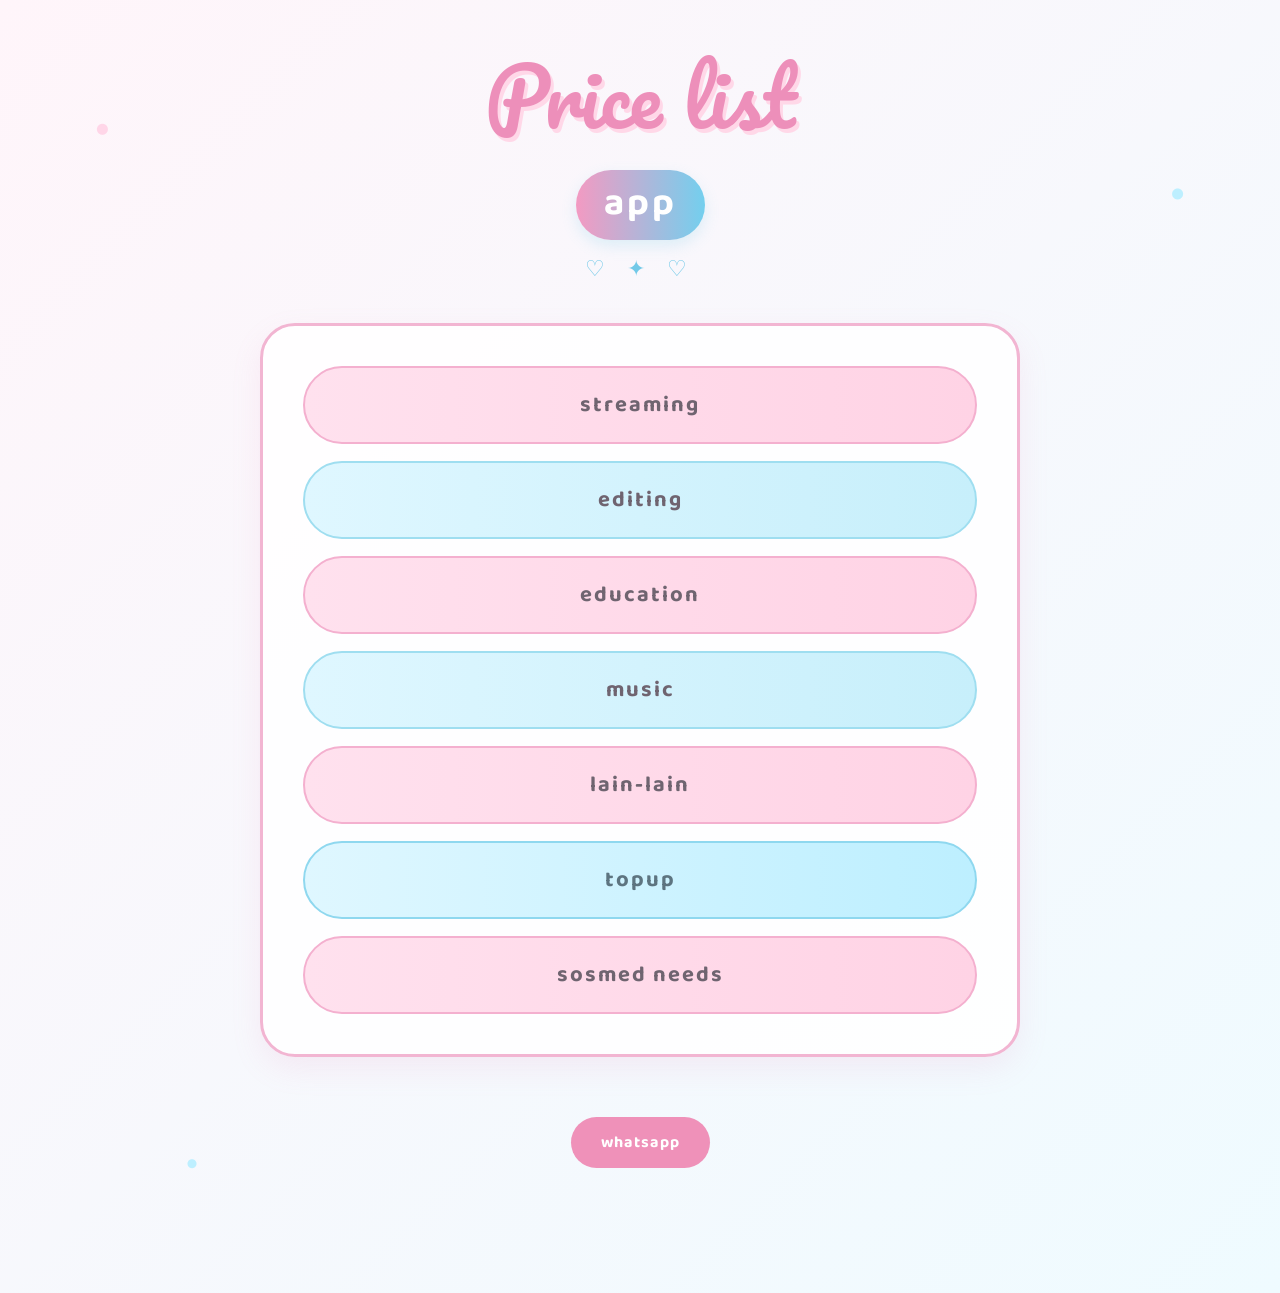
<file: index.html>
<!DOCTYPE html>
<html lang="id">
<head>
  <meta charset="UTF-8">
  <meta name="viewport" content="width=device-width, initial-scale=1.0">

  <title>Price List App</title>

  <link rel="stylesheet" href="style.css">
</head>

<body>

<header class="home-header">

  <h1>Price list</h1>
  <h2>app</h2>

  <div class="decor">♡ ✦ ♡</div>

</header>


<main class="menu-container">

  <a href="streaming.html" class="menu pink">
    streaming
  </a>

  <a href="editing.html" class="menu purple">
    editing
  </a>

  <a href="education.html" class="menu pink">
    education
  </a>

  <a href="music.html" class="menu purple">
    music
  </a>

  <a href="lain-lain.html" class="menu pink">
    lain-lain
  </a>

  <a href="topup.html" class="menu blue">
    topup
  </a>

  <a href="sosmed.html" class="menu pink">
    sosmed needs
  </a>

</main>


<footer>

  <a href="https://wa.me/6289529117988" class="contact wa">
    whatsapp
  </a>

</footer>


</body>
</html>
</file>
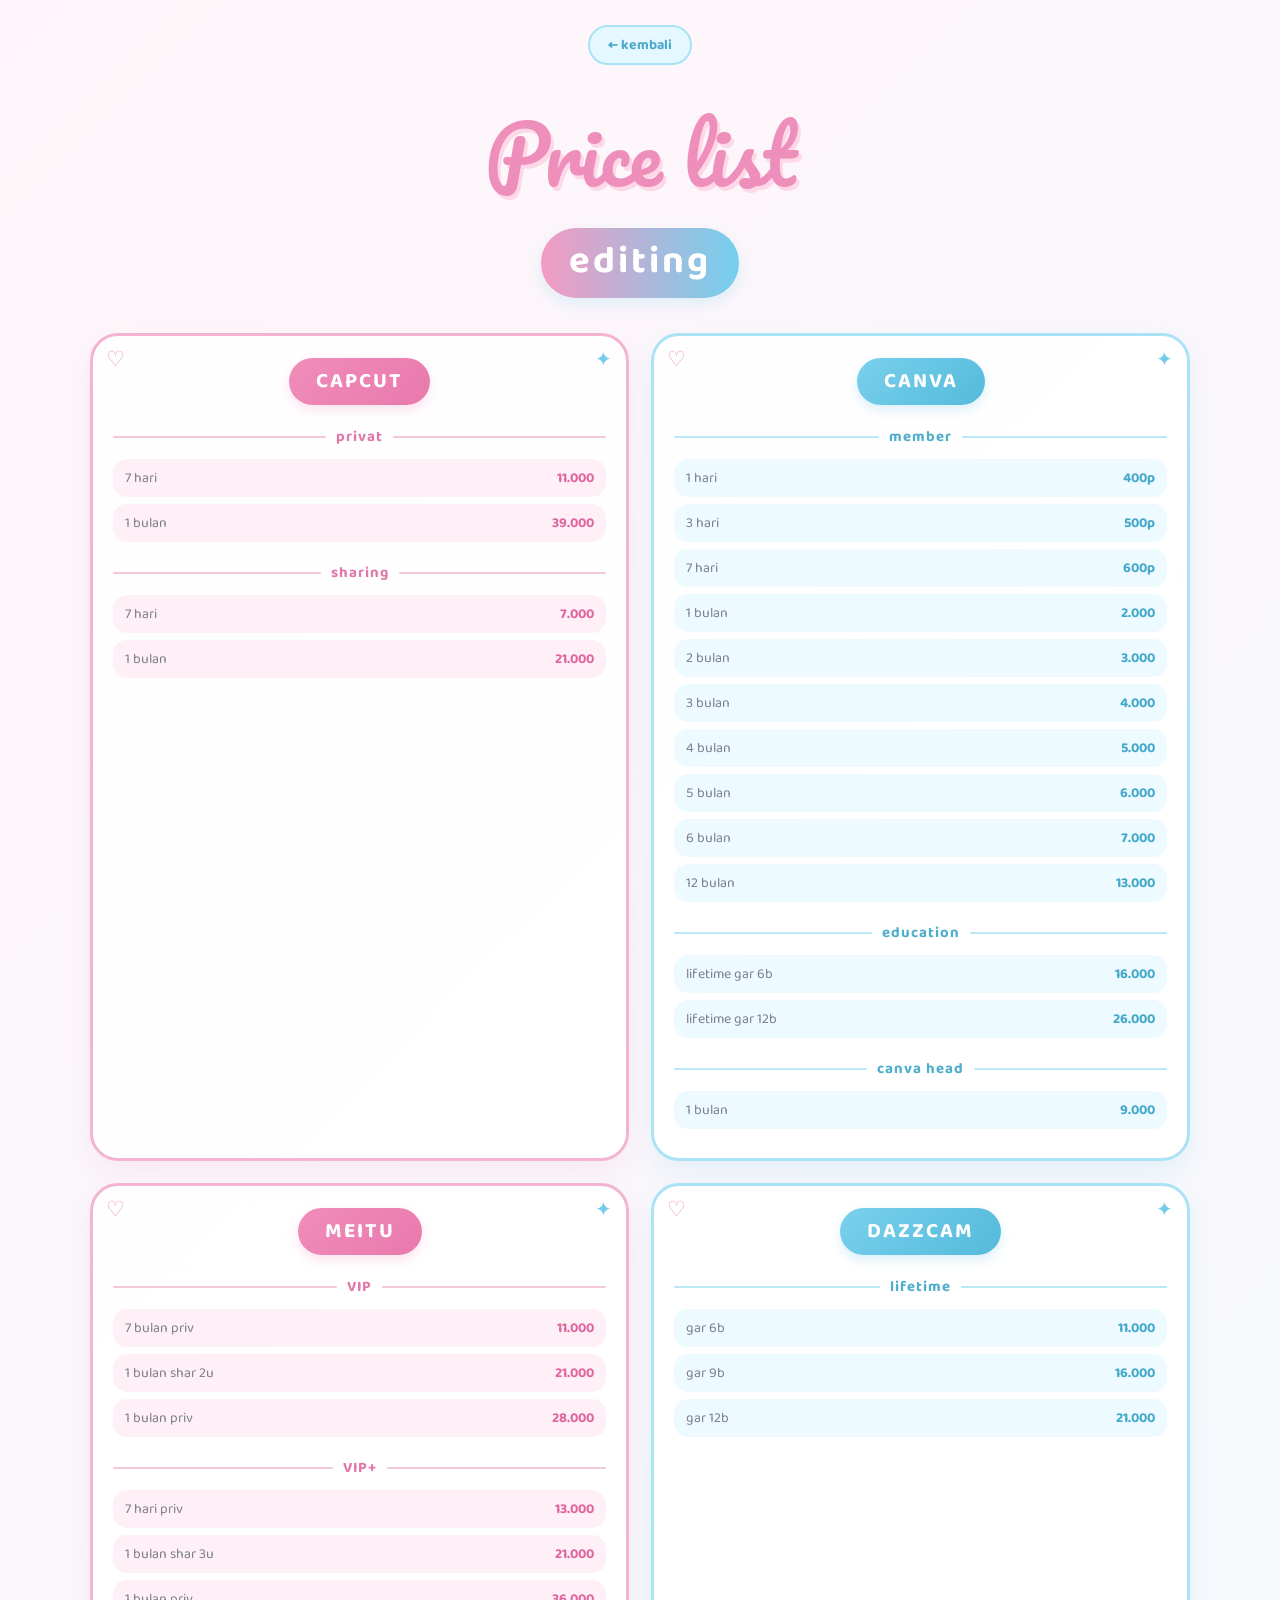
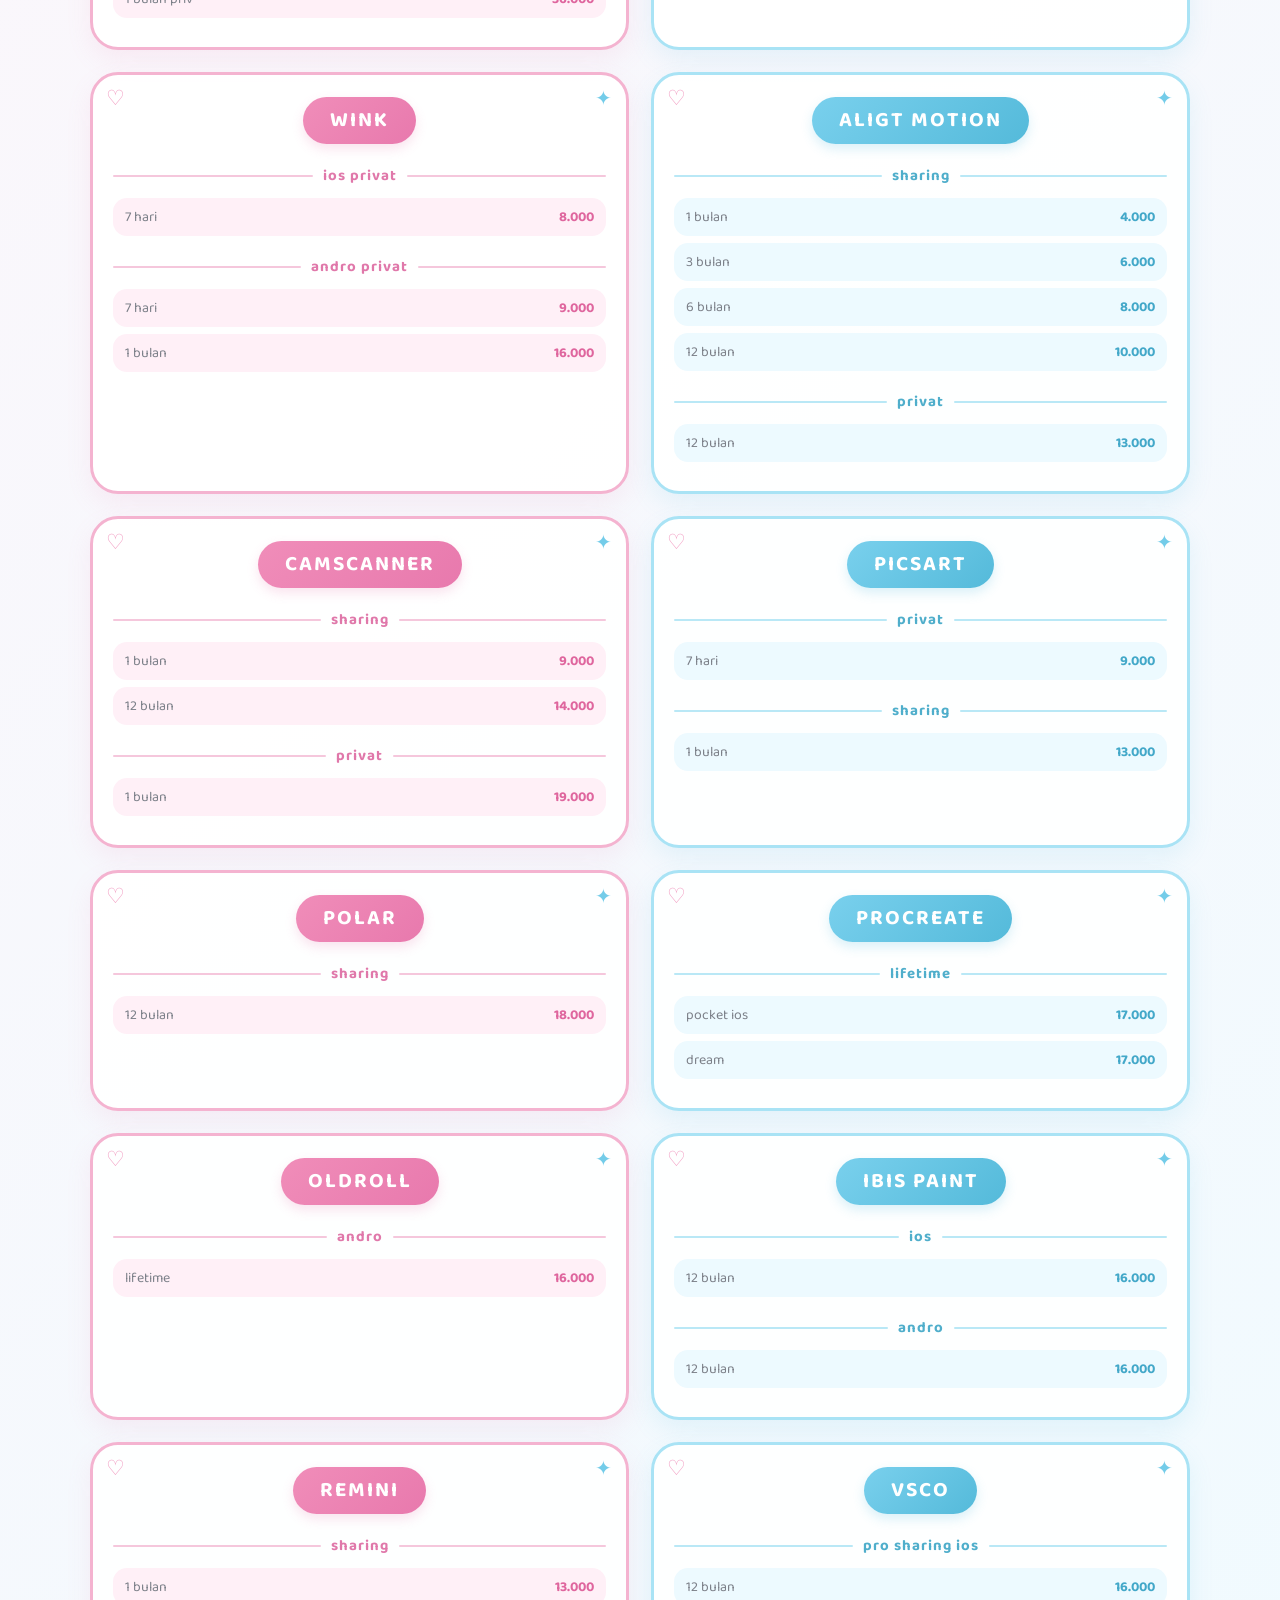
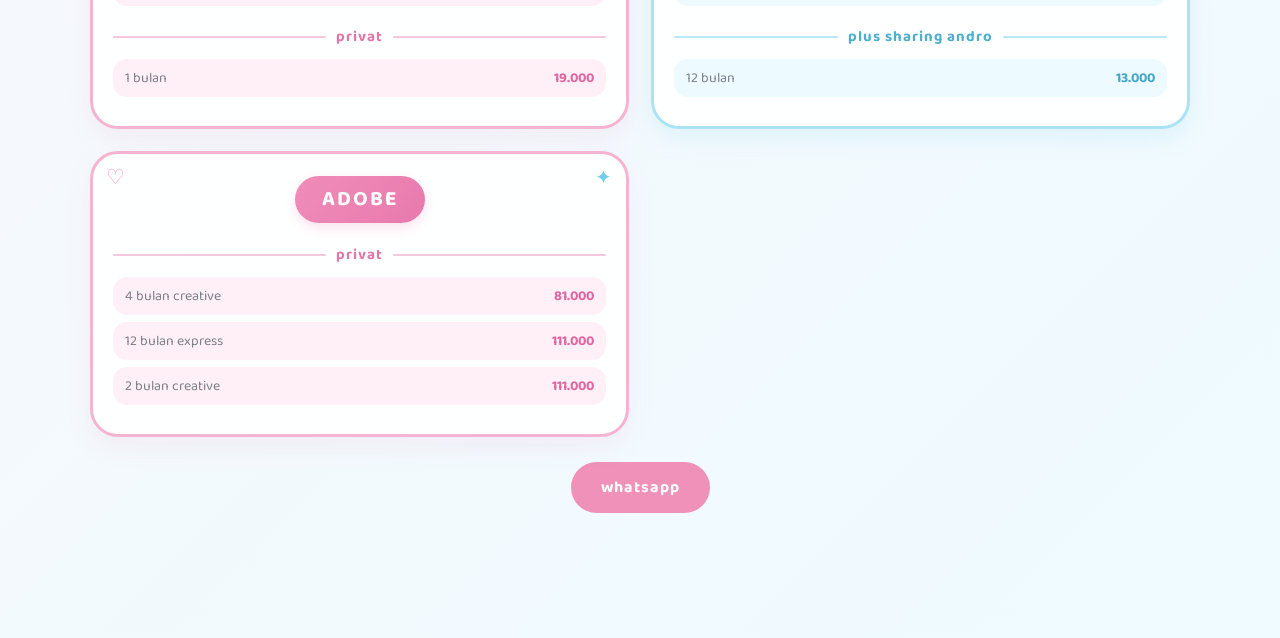
<file: editing.html>
<!DOCTYPE html>
<html lang="id">
<head>
  <meta charset="UTF-8">
  <meta name="viewport" content="width=device-width, initial-scale=1.0">

  <title>Price List Editing</title>

  <link rel="stylesheet" href="style.css">
</head>

<body>

<header> 
  <a href="index.html" class="back">← kembali</a>

  <h1>Price list</h1>
  <h2>editing</h2>

</header>

<main class="container">

  <!-- CAPCUT -->
  <section class="card capcut">
    <H3>CAPCUT</H3>

    <div class="category">privat</div>

    <div class="item">
      <span>7 hari</span>
      <b>11.000</b>
    </div>

    <div class="item">
      <span>1 bulan</span>
      <b>39.000</b>
    </div>

    <div class="category">sharing</div>

    <div class="item">
      <span>7 hari</span>
      <b>7.000</b>
    </div>

    <div class="item">
      <span>1 bulan</span>
      <b>21.000</b>
    </div>
  </section>

  <!-- CANVA -->
  <section class="card canva">
    <H3>CANVA</H3>

    <div class="category">member</div>

    <div class="item">
      <span>1 hari</span>
      <b>400p</b>
    </div>

    <div class="item">
      <span>3 hari</span>
      <b>500p</b>
    </div>

    <div class="item">
      <span>7 hari</span>
      <b>600p</b>
    </div>

    <div class="item">
      <span>1 bulan</span>
      <b>2.000</b>
    </div>

    <div class="item">
      <span>2 bulan</span>
      <b>3.000</b>
    </div>

    <div class="item">
      <span>3 bulan</span>
      <b>4.000</b>
    </div>

    <div class="item">
      <span>4 bulan</span>
      <b>5.000</b>
    </div>

    <div class="item">
      <span>5 bulan</span>
      <b>6.000</b>
    </div>

    <div class="item">
      <span>6 bulan</span>
      <b>7.000</b>
    </div>

    <div class="item">
      <span>12 bulan</span>
      <b>13.000</b>
    </div>

    <div class="category">education</div>

    <div class="item">
      <span>lifetime gar 6b</span>
      <b>16.000</b>
    </div>

    <div class="item">
      <span>lifetime gar 12b</span>
      <b>26.000</b>
    </div>

    <div class="category">canva head</div>

    <div class="item">
      <span>1 bulan</span>
      <b>9.000</b>
    </div>
  </section>

  <!-- MEITU -->
  <section class="card meitu">
    <H3>MEITU</H3>

    <div class="category">VIP</div>

    <div class="item">
      <span>7 bulan priv</span>
      <b>11.000</b>
    </div>

    <div class="item">
      <span>1 bulan shar 2u</span>
      <b>21.000</b>
    </div>

    <div class="item">
      <span>1 bulan priv</span>
      <b>28.000</b>
    </div>
    
    <div class="category">VIP+</div>

    <div class="item">
      <span>7 hari priv</span>
      <b>13.000</b>
    </div>

    <div class="item">
      <span>1 bulan shar 3u</span>
      <b>21.000</b>
    </div>

    <div class="item">
      <span>1 bulan priv</span>
      <b>36.000</b>
    </div>
  </section>

  <!-- DAZZCAM -->
  <section class="card dazzcam">
    <H3>DAZZCAM</H3>

    <div class="category">lifetime</div>
    
    <div class="item">
      <span>gar 6b</span>
      <b>11.000</b>
    </div>

     <div class="item">
      <span>gar 9b</span>
      <b>16.000</b>
    </div>

     <div class="item">
      <span>gar 12b</span>
      <b>21.000</b>
    </div>
  </section>

  <!-- WINK -->
  <section class="card wink">
    <H3>WINK</H3>

    <div class="category">ios privat</div>

    <div class="item">
      <span>7 hari</span>
      <b>8.000</b>
    </div>

    <div class="category">andro privat</div>

    <div class="item">
      <span>7 hari</span>
      <b>9.000</b>
    </div>

    <div class="item">
      <span>1 bulan</span>
      <b>16.000</b>
    </div>
  </section>

  <!-- ALIGHT MOTION -->
  <section class="card alight motion">
    <H3>ALIGT MOTION</H3>

    <div class="category">sharing</div>

    <div class="item">
      <span>1 bulan</span>
      <b>4.000</b>
    </div>

    <div class="item">
      <span>3 bulan</span>
      <b>6.000</b>
    </div>

      <div class="item">
      <span>6 bulan</span>
      <b>8.000</b>
    </div>

    <div class="item">
      <span>12 bulan</span>
      <b>10.000</b>
    </div>

    <div class="category">privat</div>

    <div class="item">
      <span>12 bulan</span>
      <b>13.000</b>
    </div>
  </section>

  <!-- CAMSCANNER -->
  <section class="card camscanner">
    <H3>CAMSCANNER</H3>

    <div class="category">sharing</div>

    <div class="item">
      <span>1 bulan</span>
      <b>9.000</b>
    </div>

    <div class="item">
      <span>12 bulan</span>
      <b>14.000</b>
    </div>

    <div class="category">privat</div>

    <div class="item">
      <span>1 bulan</span>
      <b>19.000</b>
    </div>
  </section>
  
  <!-- PICSART -->
  <section class="card picsart">
    <H3>PICSART</H3>

    <div class="category">privat</div>

    <div class="item">
      <span>7 hari</span>
      <b>9.000</b>
    </div>

    <div class="category">sharing</div>

    <div class="item">
      <span>1 bulan</span>
      <b>13.000</b>
    </div>
  </section>

  <!-- POLAR -->
  <section class="card polar">
    <H3>POLAR</H3>

    <div class="category">sharing</div>

    <div class="item">
      <span>12 bulan</span>
      <b>18.000</b>
    </div>
  </section>

  <!-- PROCREATE -->
  <section class="card procreate">
    <H3>PROCREATE</H3>

    <div class="category">lifetime</div>

    <div class="item">
      <span>pocket ios</span>
      <b>17.000</b>
    </div>

    <div class="item">
      <span>dream</span>
      <b>17.000</b>
    </div>
  </section>

  <!--OLDROLL -->
  <section class="card oldroll">
    <H3>OLDROLL</H3>

    <div class="category">andro</div>

    <div class="item">
      <span>lifetime</span>
      <b>16.000</b>
    </div>
  </section>

  <!-- IBIS PAINT -->
  <section class="card ibis paint">
    <H3>IBIS PAINT</H3>

    <div class="category">ios</div>

    <div class="item">
      <span>12 bulan</span>
      <b>16.000</b>
    </div>

    <div class="category">andro</div>

    <div class="item">
      <span>12 bulan</span>
      <b>16.000</b>
    </div>
  </section>

  <!-- REMINI -->
  <section class="card remini">
    <H3>REMINI</H3>

    <div class="category">sharing</div>

    <div class="item">
      <span>1 bulan</span>
      <b>13.000</b>
    </div>

    <div class="category">privat</div>

    <div class="item">
      <span>1 bulan</span>
      <b>19.000</b>
    </div>
  </section>

  <!-- VSCO -->
  <section class="card vsco">
    <H3>VSCO</H3>

    <div class="category">pro sharing ios</div>

    <div class="item">
      <span>12 bulan</span>
      <b>16.000</b>
    </div>

    <div class="category">plus sharing andro</div>

    <div class="item">
      <span>12 bulan</span>
      <b>13.000</b>
    </div>
  </section>

  <!-- ADOBE -->
  <section class="card adobe">
    <H3>ADOBE</H3>

    <div class="category">privat</div>

    <div class="item">
      <span>4 bulan creative</span>
      <b>81.000</b>
    </div>

    <div class="item">
      <span>12 bulan express</span>
      <b>111.000</b>
    </div>

    <div class="item">
      <span>2 bulan creative</span>
      <b>111.000</b>
    </div>
  </section>

</main>

<footer>
  <a href="https://wa.me/6289529117988" class="wa">
    whatsapp
  </a>
</footer>

</body>
</html>
</file>
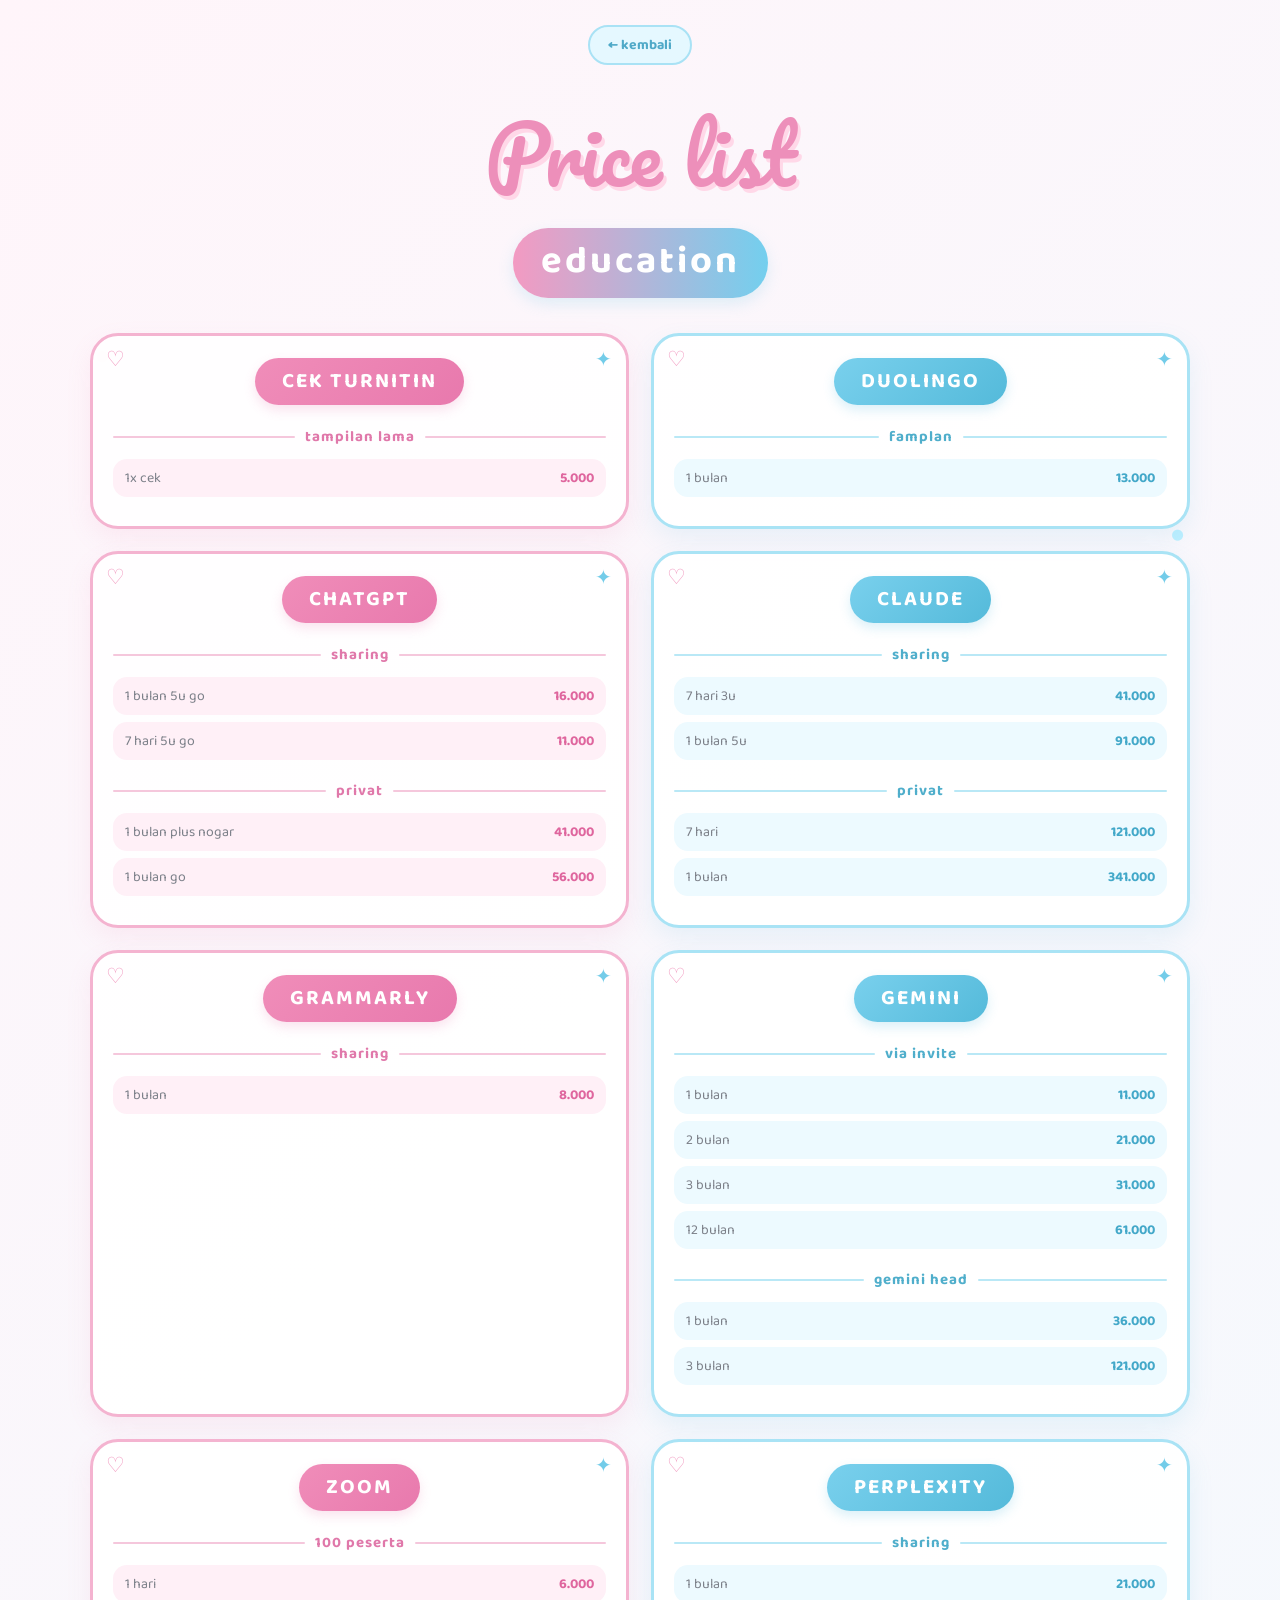
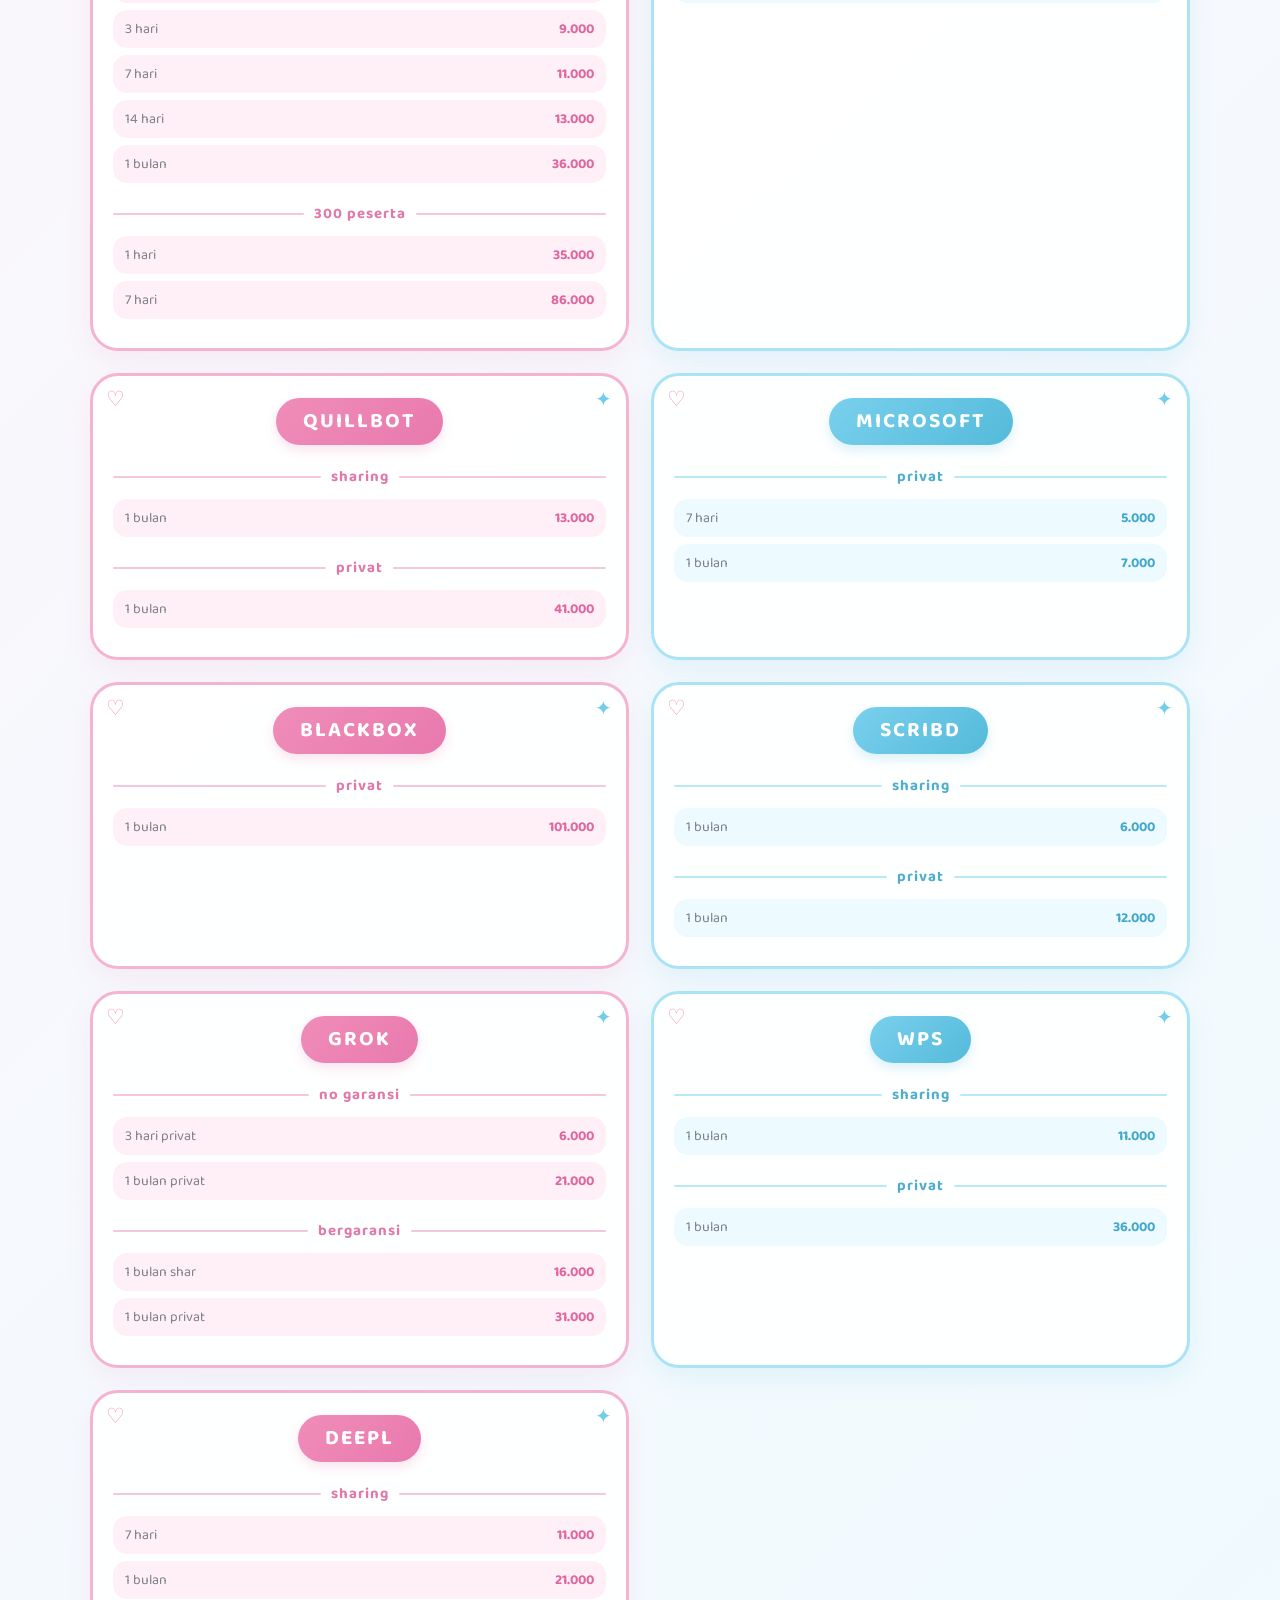
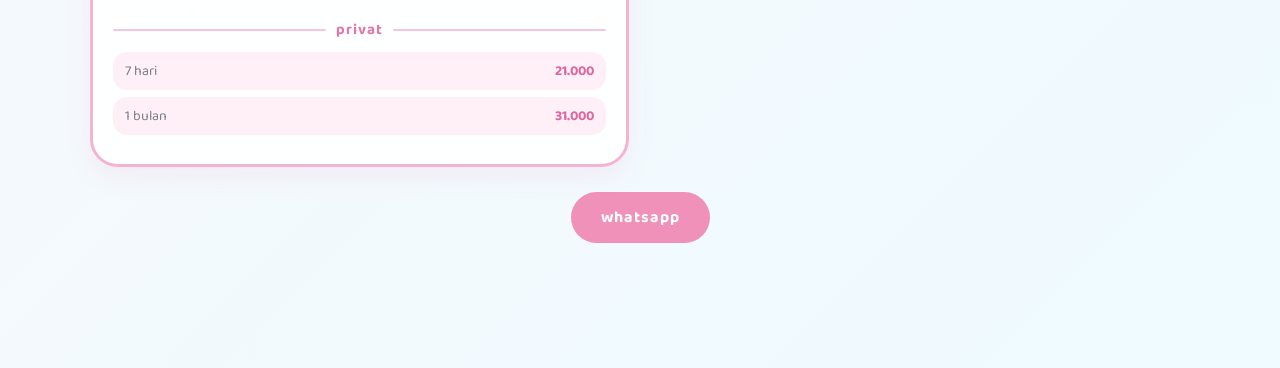
<file: education.html>
<!DOCTYPE html>
<html lang="id">
<head>
  <meta charset="UTF-8">
  <meta name="viewport" content="width=device-width, initial-scale=1.0">

  <title>Pricelist Education</title>

  <link rel="stylesheet" href="style.css">
</head>

<body>

<header>
  <a href="index.html" class="back">← kembali</a>

  <h1>Price list</h1>
  <h2>education</h2>

</header>


<main class="container">

  <!-- CEK TURNITIN -->
   <section class="card cek turnitin">
    <h3>CEK TURNITIN</h3>

    <div class="category">tampilan lama</div>

    <div class="item">
      <span>1x cek</span>
      <b>5.000</b>
    </div>
   </section>

  <!--DUOLINGO -->
  <section class="card duolingo">
    <h3>DUOLINGO</h3>

    <div class="category">famplan</div>

    <div class="item">
      <span>1 bulan</span>
      <b>13.000</b>
    </div>
   </section>

  <!-- CHATGPT -->
  <section class="card chatgpt">
    <h3>CHATGPT</h3>

    <div class="category">sharing</div>

    <div class="item">
      <span>1 bulan 5u go</span>
      <b>16.000</b>
    </div>

    <div class="item">
      <span>7 hari 5u go</span>
      <b>11.000</b>
    </div>

    <div class="category">privat</div>

    <div class="item">
      <span>1 bulan plus nogar</span>
      <b>41.000</b>
    </div>

    <div class="item">
      <span>1 bulan go</span>
      <b>56.000</b>
    </div>
  </section>

  <!-- CLAUDE -->
  <section class="card claude">
    <h3>CLAUDE</h3>

    <div class="category">sharing</div>

    <div class="item">
      <span>7 hari 3u</span>
      <b>41.000</b>
    </div>

    <div class="item">
      <span>1 bulan 5u</span>
      <b>91.000</b>
    </div>

    <div class="category">privat</div>

    <div class="item">
      <span>7 hari</span>
      <b>121.000</b>
    </div>

    <div class="item">
      <span>1 bulan</span>
      <b>341.000</b>
    </div>
  </section>

  <!-- GRAMMARLY -->
  <section class="card grammarly">
    <h3>GRAMMARLY</h3>

    <div class="category">sharing</div>

    <div class="item">
      <span>1 bulan</span>
      <b>8.000</b>
    </div>
  </section>

  <!-- GEMINI -->
  <section class="card gemini">
    <h3>GEMINI</h3>

    <div class="category">via invite</div>

    <div class="item">
      <span>1 bulan</span>
      <b>11.000</b>
    </div>

    <div class="item">
      <span>2 bulan</span>
      <b>21.000</b>
    </div>

    <div class="item">
      <span>3 bulan</span>
      <b>31.000</b>
    </div>

    <div class="item">
      <span>12 bulan</span>
      <b>61.000</b>
    </div>
    
    <div class="category">gemini head</div>

    <div class="item">
      <span>1 bulan</span>
      <b>36.000</b>
    </div>

    <div class="item">
      <span>3 bulan</span>
      <b>121.000</b>
    </div>
  </section>

  <!-- ZOOM -->
  <section class="card zoom">
    <h3>ZOOM</h3>

    <div class="category">100 peserta</div>

      <div class="item">
      <span>1 hari</span>
      <b>6.000</b>
    </div>

    <div class="item">
      <span>3 hari</span>
      <b>9.000</b>
    </div>

    <div class="item">
      <span>7 hari</span>
      <b>11.000</b>
    </div>

    <div class="item">
      <span>14 hari</span>
      <b>13.000</b>
    </div>

    <div class="item">
      <span>1 bulan</span>
      <b>36.000</b>
    </div>

    <div class="category">300 peserta</div>

    <div class="item">
      <span>1 hari</span>
      <b>35.000</b>
    </div>

    <div class="item">
      <span>7 hari</span>
      <b>86.000</b>
    </div>
  </section>

  <!-- PERPLEXITY -->
  <section class="card perplexity">
    <h3>PERPLEXITY</h3>

    <div class="category">sharing</div>

    <div class="item">
      <span>1 bulan</span>
      <b>21.000</b>
    </div>
  </section>

  <!-- QUILBOT -->
  <section class="card quillbot">
    <h3>QUILLBOT</h3>

    <div class="category">sharing</div>

    <div class="item">
      <span>1 bulan</span>
      <b>13.000</b>
    </div>

    <div class="category">privat</div>

    <div class="item">
      <span>1 bulan</span>
      <b>41.000</b>
    </div>
  </section>

  <!-- MICROSOFT -->
  <section class="card microsoft">
    <h3>MICROSOFT</h3>

    <div class="category">privat</div>

    <div class="item">
      <span>7 hari</span>
      <b>5.000</b>
    </div>

    <div class="item">
      <span>1 bulan</span>
      <b>7.000</b>
    </div>
  </section>

  <!-- BLACKBOX -->
  <section class="card blackbox">
    <h3>BLACKBOX</h3>

    <div class="category">privat</div>

    <div class="item">
      <span>1 bulan</span>
      <b>101.000</b>
    </div>
  </section>


  <!-- SCRIBD -->
  <section class="card scribd">
    <h3>SCRIBD</h3>

    <div class="category">sharing</div>

    <div class="item">
      <span>1 bulan</span>
      <b>6.000</b>
    </div>

    <div class="category">privat</div>

    <div class="item">
      <span>1 bulan</span>
      <b>12.000</b>
    </div>
  </section>

  <!-- GROK -->
  <section class="card grok">
    <h3>GROK</h3>

    <div class="category">no garansi</div>

    <div class="item">
      <span>3 hari privat</span>
      <b>6.000</b>
    </div>

    <div class="item">
      <span>1 bulan privat</span>
      <b>21.000</b>
    </div>

   <div class="category">bergaransi</div>

    <div class="item">
      <span>1 bulan shar</span>
      <b>16.000</b>
    </div>

    <div class="item">
      <span>1 bulan privat</span>
      <b>31.000</b>
    </div>
  </section>

  <!-- WPS -->
  <section class="card wps">
    <h3>WPS</h3>

    <div class="category">sharing</div>

    <div class="item">
      <span>1 bulan</span>
      <b>11.000</b>
    </div>

    <div class="category">privat</div>

    <div class="item">
      <span>1 bulan</span>
      <b>36.000</b>
    </div>
  </section>

  <!-- DEEPL -->
  <section class="card deepl">
    <h3>DEEPL</h3>

    <div class="category">sharing</div>

    <div class="item">
      <span>7 hari</span>
      <b>11.000</b>
    </div>

    <div class="item">
      <span>1 bulan</span>
      <b>21.000</b>
    </div>

    <div class="category">privat</div>

    <div class="item">
      <span>7 hari</span>
      <b>21.000</b>
    </div>

    <div class="item">
      <span>1 bulan</span>
      <b>31.000</b>
    </div>
  </section>

</main>

  <footer>

  <a href="https://wa.me/6289529117988" class="wa">
    whatsapp
  </a>

    </footer>

</body>
</html>
</file>
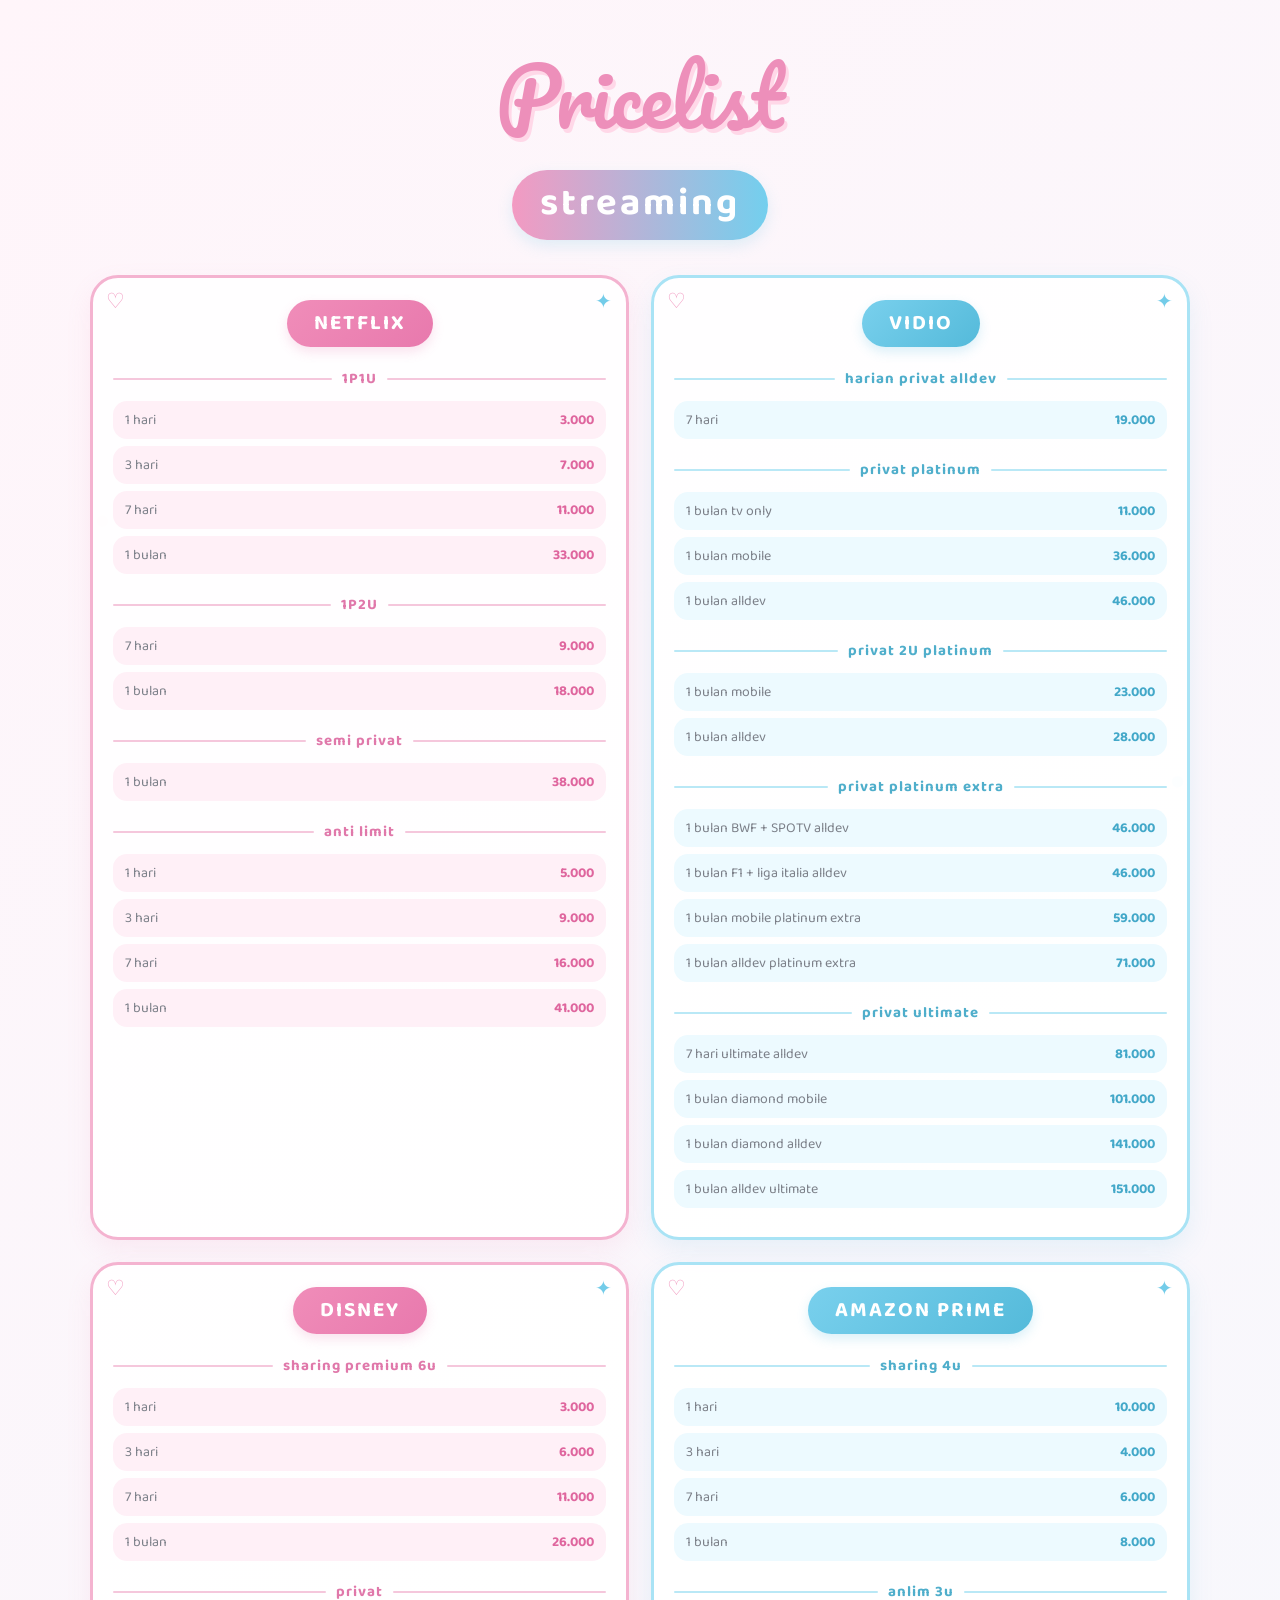
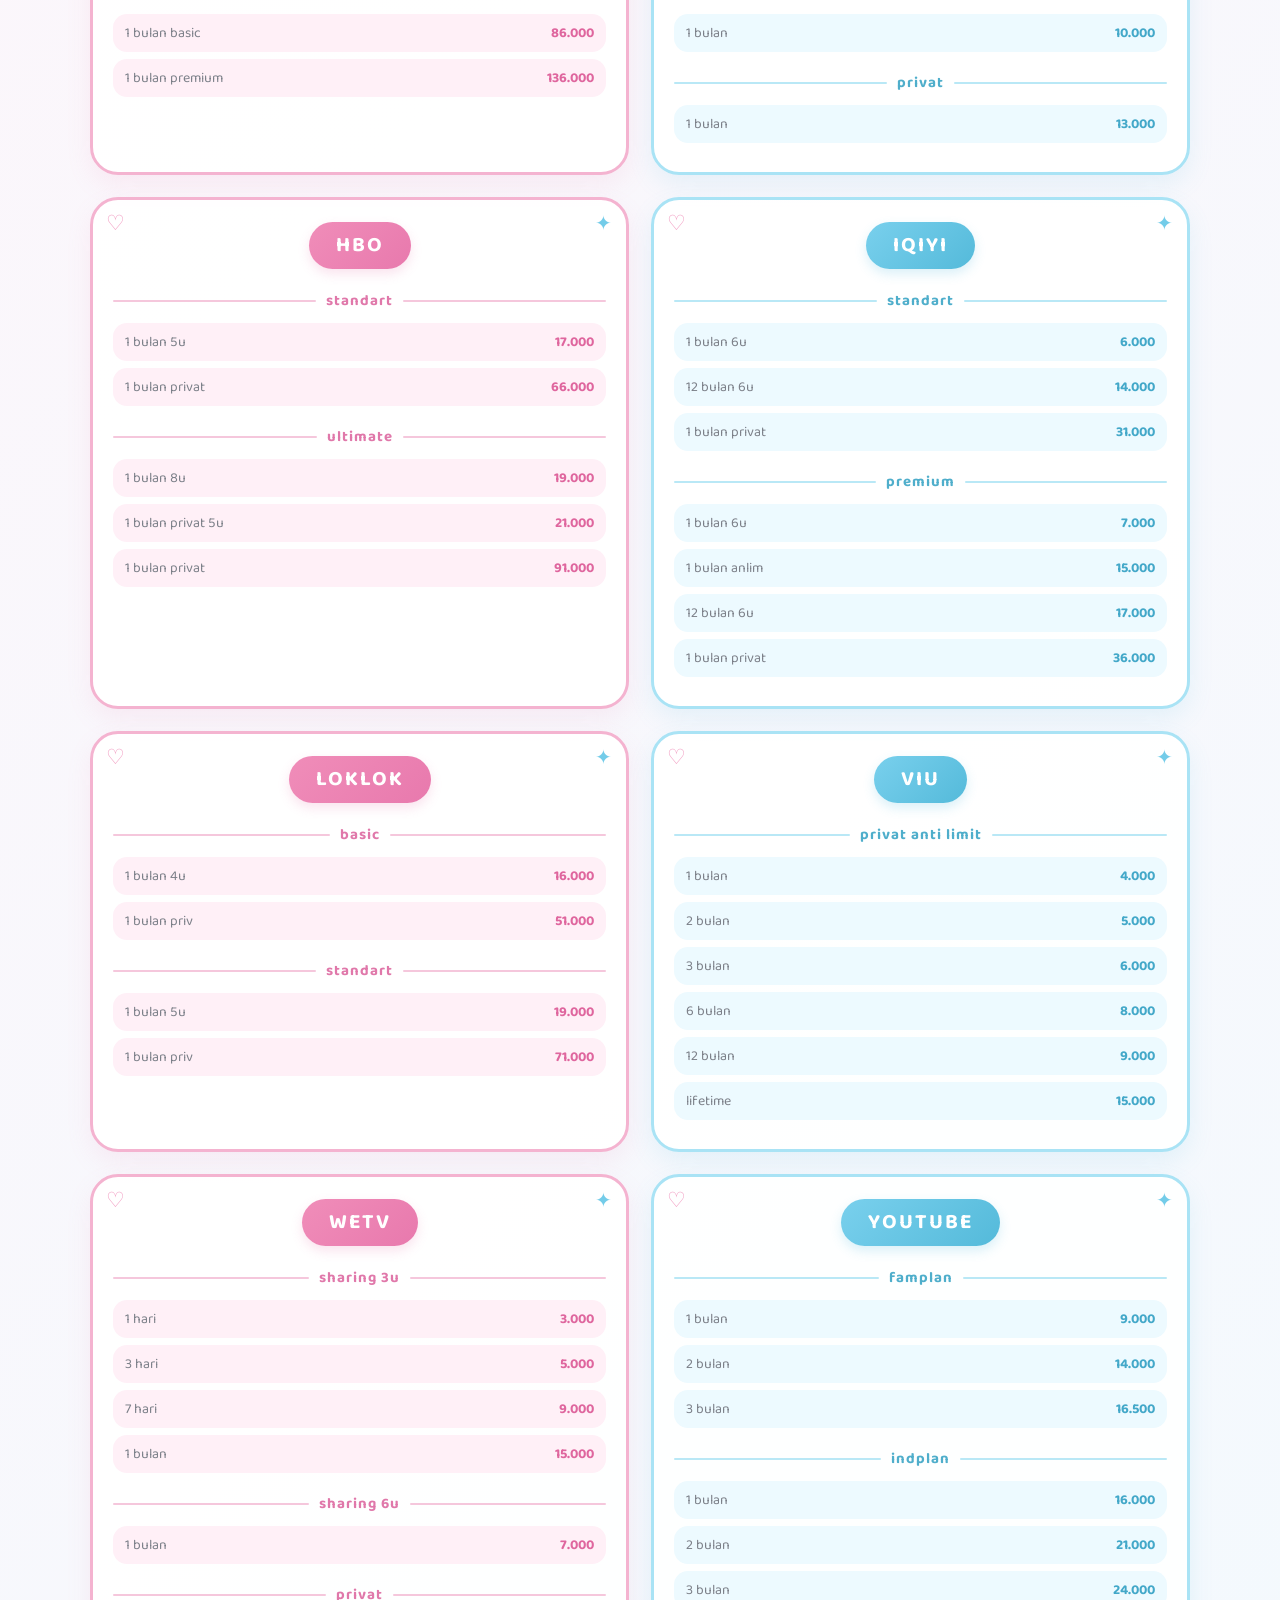
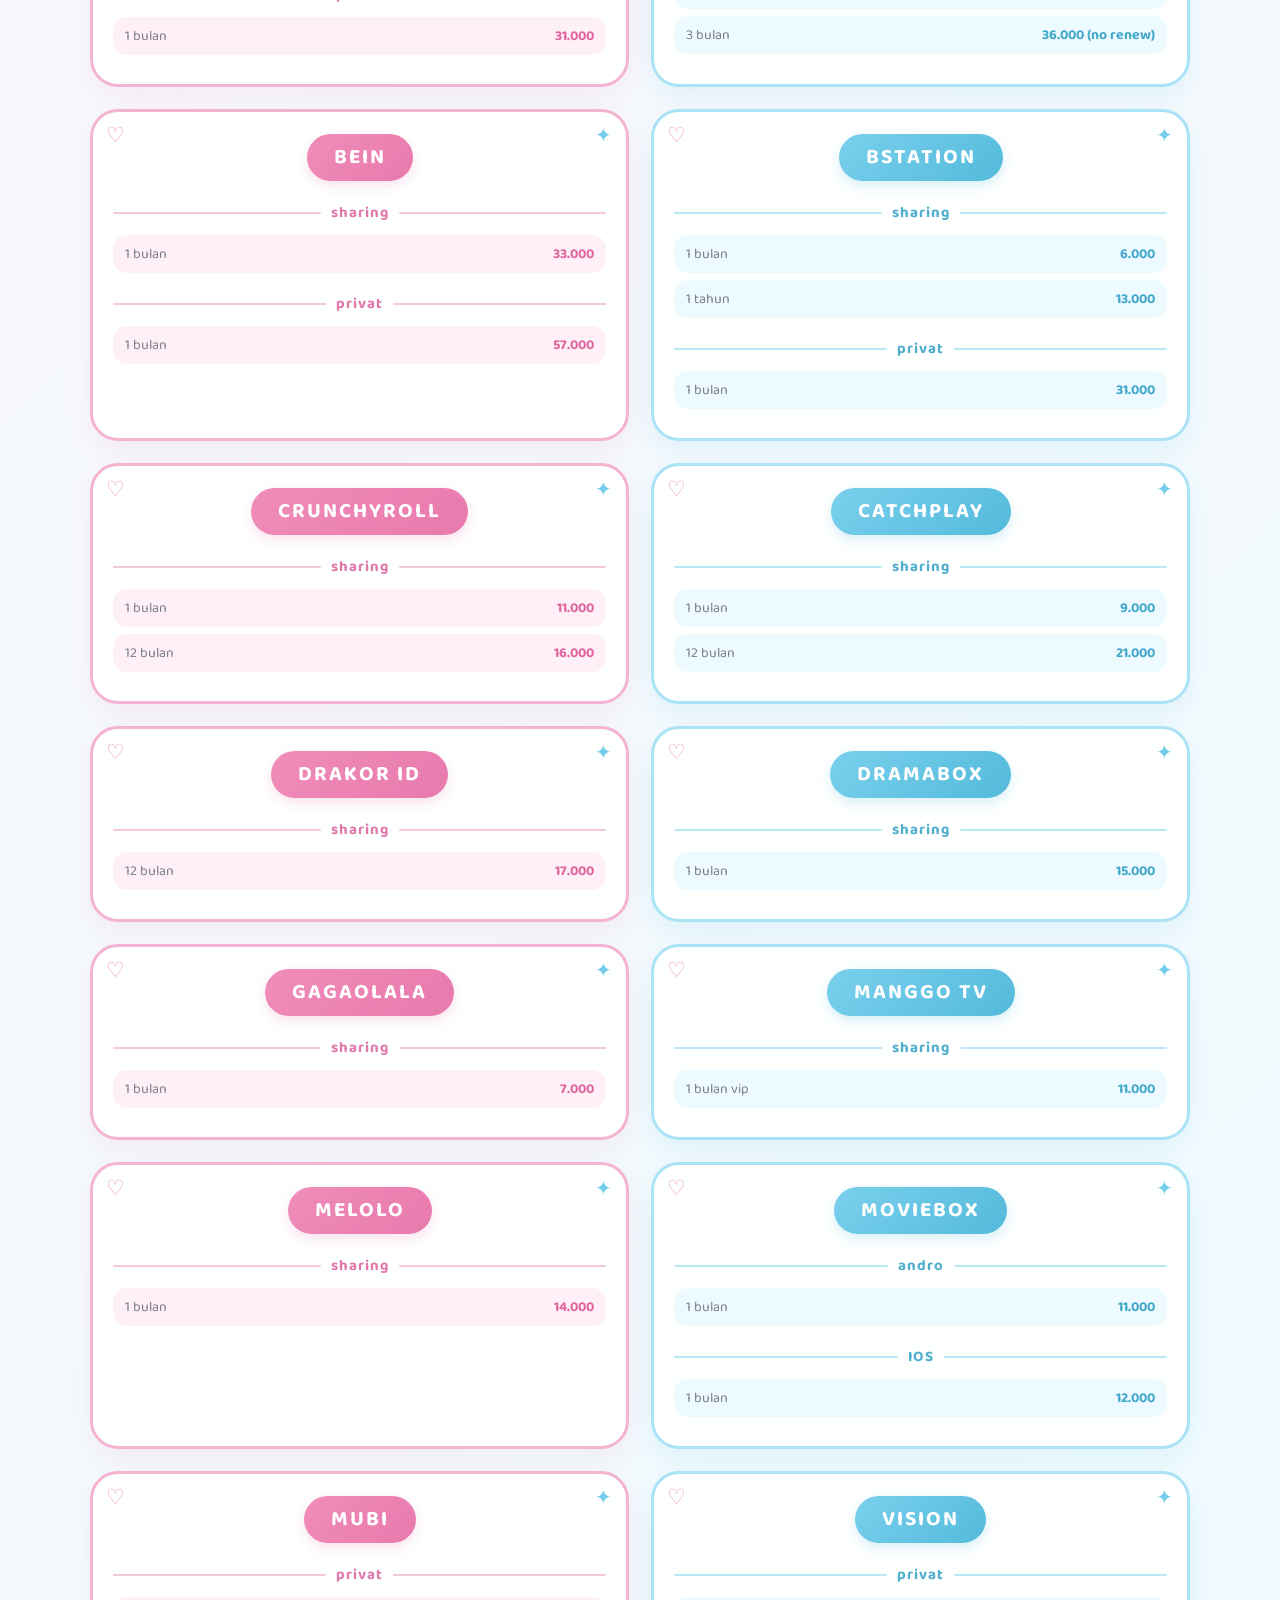
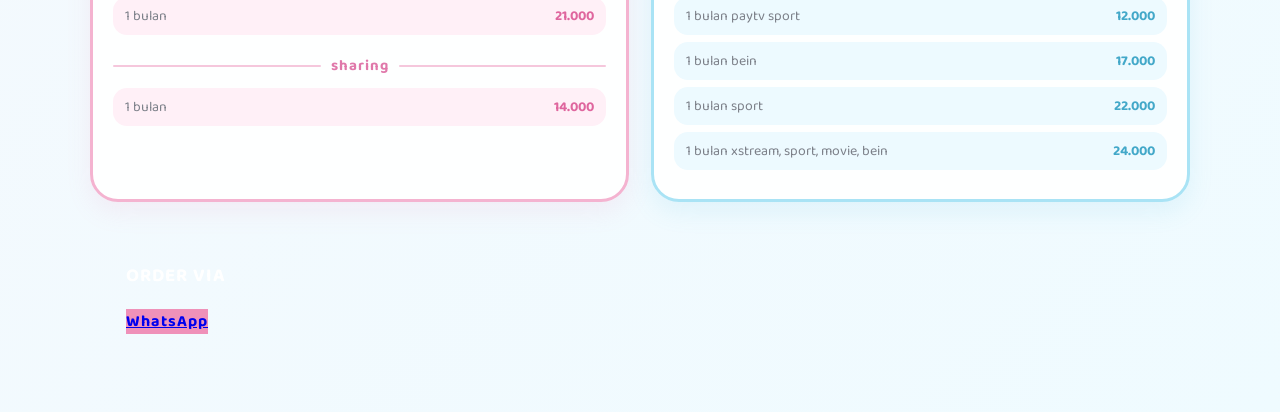
<file: index .html>
<!DOCTYPE html>
<html lang="id">
<head>
  <meta charset="UTF-8">
  <meta name="viewport" content="width=device-width, initial-scale=1.0">
  <title>Pricelist Streaming</title>
  <link rel="stylesheet" href="style.css">
</head>

<body>

  <header>
    <h1>Pricelist</h1>
    <h2>streaming</h2>
  </header>

  <main class="container">

    <!-- NETFLIX -->
    <section class="card netflix">
      <h3>NETFLIX</h3>

      <div class="category">1P1U</div>

      <div class="item">
        <span>1 hari</span>
        <b>3.000</b>
      </div>

      <div class="item">
        <span>3 hari</span>
        <b>7.000</b>
      </div>

       <div class="item">
        <span>7 hari</span>
        <b>11.000</b>
      </div>

       <div class="item">
        <span>1 bulan</span>
        <b>33.000</b>
      </div>

      <div class="category">1P2U</div>

       <div class="item">
        <span>7 hari</span>
        <b>9.000</b>
      </div>

       <div class="item">
        <span>1 bulan</span>
        <b>18.000</b>
      </div>

      <div class="category">semi privat</div>

       <div class="item">
        <span>1 bulan</span>
        <b>38.000</b>
      </div>

       <div class="category">anti limit</div>

      <div class="item">
        <span>1 hari</span>
        <b>5.000</b>
      </div>

      <div class="item">
        <span>3 hari</span>
        <b>9.000</b>
      </div>

      <div class="item">
        <span>7 hari</span>
        <b>16.000</b>
      </div>

      <div class="item">
        <span>1 bulan</span>
        <b>41.000</b>
      </div>
    </section>

    <!-- VIDIO -->
    <section class="card vidio">
      <h3>VIDIO</h3>

      <div class="category">harian privat alldev</div>

      <div class="item">
        <span>7 hari</span>
        <b>19.000</b>
      </div>

      <div class="category">privat platinum</div>

      <div class="item">
        <span>1 bulan tv only</span>
        <b>11.000</b>
      </div>

      <div class="item">
        <span>1 bulan mobile</span>
        <b>36.000</b>
      </div>

      <div class="item">
        <span>1 bulan alldev</span>
        <b>46.000</b>
      </div>

      <div class="category">privat 2U platinum</div>

      <div class="item">
        <span>1 bulan mobile</span>
        <b>23.000</b>
      </div>

      <div class="item">
        <span>1 bulan alldev</span>
        <b>28.000</b>
      </div>

      <div class="category">privat platinum extra</div>

      <div class="item">
        <span>1 bulan BWF + SPOTV alldev</span>
        <b>46.000</b>
      </div>

      <div class="item">
        <span>1 bulan F1 + liga italia alldev</span>
        <b>46.000</b>
      </div>

      <div class="item">
        <span>1 bulan mobile platinum extra</span>
        <b>59.000</b>
      </div>

      <div class="item">
        <span>1 bulan alldev platinum extra</span>
        <b>71.000</b>
      </div>
      
      <div class="category">privat ultimate</div>

      <div class="item">
        <span>7 hari ultimate alldev</span>
        <b>81.000</b>
      </div>

      <div class="item">
        <span>1 bulan diamond mobile</span>
        <b>101.000</b>
      </div>

      <div class="item">
        <span>1 bulan diamond alldev</span>
        <b>141.000</b>
      </div>

      <div class="item">
        <span>1 bulan alldev ultimate</span>
        <b>151.000</b>
      </div>
    </section>

    <!-- DISNEY -->
    <section class="card disney">
      <h3>DISNEY</h3>

       <div class="category">sharing premium 6u</div>
      
      <div class="item">
        <span>1 hari</span>
        <b>3.000</b>
      </div>

      <div class="item">
        <span>3 hari</span>
        <b>6.000</b>
      </div>
      
      <div class="item">
        <span>7 hari</span>
        <b>11.000</b>
      </div>

      <div class="item">
        <span>1 bulan</span>
        <b>26.000</b>
      </div>
      
      <div class="category">privat</div>

      <div class="item">
        <span>1 bulan basic</span>
        <b>86.000</b>
      </div>

      <div class="item">
        <span>1 bulan premium</span>
        <b>136.000</b>
      </div>
    </section>

    <!-- AMAZON -->
    <section class="card amazon">
      <h3>AMAZON PRIME</h3>

      <div class="category">sharing 4u</div>

      <div class="item">
        <span>1 hari</span>
        <b>10.000</b>
      </div>

      <div class="item">
        <span>3 hari</span>
        <b>4.000</b>
      </div>

      <div class="item">
        <span>7 hari</span>
        <b>6.000</b>
      </div>

      <div class="item">
        <span>1 bulan</span>
        <b>8.000</b>
      </div>

      <div class="category">anlim 3u</div>

      <div class="item">
        <span>1 bulan</span>
        <b>10.000</b>
      </div>

      <div class="category">privat</div>

      <div class="item">
        <span>1 bulan</span>
        <b>13.000</b>
      </div>
    </section>

    <!-- HBO -->
    <section class="card hbo">
      <h3>HBO</h3>

      <div class="category">standart</div>

      <div class="item">
        <span>1 bulan 5u</span>
        <b>17.000</b>
      </div>

      <div class="item">
        <span>1 bulan privat</span>
        <b>66.000</b>
      </div>

      <div class="category">ultimate</div>

      <div class="item">
        <span>1 bulan 8u</span>
        <b>19.000</b>
      </div>

      <div class="item">
        <span>1 bulan privat 5u</span>
        <b>21.000</b>
      </div>

      <div class="item">
        <span>1 bulan privat</span>
        <b>91.000</b>
      </div>
    </section>

    <!-- IQIYI -->
    <section class="card iqiyi">
      <h3>IQIYI</h3>

      <div class="category">standart</div>

      <div class="item">
        <span>1 bulan 6u</span>
        <b>6.000</b>
      </div>

      <div class="item">
        <span>12 bulan 6u</span>
        <b>14.000</b>
      </div>

      <div class="item">
        <span>1 bulan privat</span>
        <b>31.000</b>
      </div>

      <div class="category">premium</div>

      <div class="item">
        <span>1 bulan 6u</span>
        <b>7.000</b>
      </div>
      
      <div class="item">
        <span>1 bulan anlim</span>
        <b>15.000</b>
      </div>

      <div class="item">
        <span>12 bulan 6u</span>
        <b>17.000</b>
      </div>

      <div class="item">
        <span>1 bulan privat</span>
        <b>36.000</b>
      </div>
    </section>

    <!-- LOKLOK -->
    <section class="card loklok">
      <h3>LOKLOK</h3>

      <div class="category">basic</div>

      <div class="item">
        <span>1 bulan 4u</span>
        <b>16.000</b>
      </div>

      <div class="item">
        <span>1 bulan priv</span>
        <b>51.000</b>
      </div>

       <div class="category">standart</div>

      <div class="item">
        <span>1 bulan 5u</span>
        <b>19.000</b>
      </div>

      <div class="item">
        <span>1 bulan priv</span>
        <b>71.000</b>
      </div>
    </section>

    <!-- VIU -->
    <section class="card viu">
      <h3>VIU</h3>

      <div class="category">privat anti limit</div>

      <div class="item">
        <span>1 bulan</span>
        <b>4.000</b>
      </div>

      <div class="item">
        <span>2 bulan</span>
        <b>5.000</b>
      </div>

      <div class="item">
        <span>3 bulan</span>
        <b>6.000</b>
      </div>

      <div class="item">
        <span>6 bulan</span>
        <b>8.000</b>
      </div>

      <div class="item">
        <span>12 bulan</span>
        <b>9.000</b>
      </div>

      <div class="item">
        <span>lifetime</span>
        <b>15.000</b>
      </div>
    </section>

    <!-- WETV -->
    <section class="card wetv">
      <h3>WETV</h3>

      <div class="category">sharing 3u</div>

       <div class="item">
        <span>1 hari</span>
        <b>3.000</b>
      </div>

       <div class="item">
        <span>3 hari</span>
        <b>5.000</b>
      </div>

       <div class="item">
        <span>7 hari</span>
        <b>9.000</b>
      </div>

       <div class="item">
        <span>1 bulan</span>
        <b>15.000</b>
      </div>

      <div class="category">sharing 6u</div>
      
      <div class="item">
        <span>1 bulan</span>
        <b>7.000</b>
      </div>

      <div class="category">privat</div>

      <div class="item">
        <span>1 bulan</span>
        <b>31.000</b>
      </div>
    </section>

    <!-- YOUTUBE -->
    <section class="card youtube">
      <h3>YOUTUBE</h3>

      <div class="category">famplan</div>

      <div class="item">
        <span>1 bulan</span>
        <b>9.000</b>
      </div>

      <div class="item">
        <span>2 bulan</span>
        <b>14.000</b>
      </div>

      <div class="item">
        <span>3 bulan</span>
        <b>16.500</b>
      </div>

      <div class="category">indplan</div>

      <div class="item">
        <span>1 bulan</span>
        <b>16.000</b>
      </div>

      <div class="item">
        <span>2 bulan</span>
        <b>21.000</b>
      </div>

      <div class="item">
        <span>3 bulan</span>
        <b>24.000</b>
      </div>

      <div class="item">
        <span>3 bulan</span>
        <b>36.000 (no renew)</b>
      </div>
    </section>

    <!-- BEIN -->
    <section class="card bein">
      <h3>BEIN</h3>

      <div class="category">sharing</div>

      <div class="item">
        <span>1 bulan</span>
        <b>33.000</b>
      </div>

      <div class="category">privat</div>

      <div class="item">
        <span>1 bulan</span>
        <b>57.000</b>
      </div>
    </section>

    <!-- BSTATION -->
    <section class="card bstation">
      <h3>BSTATION</h3>

      <div class="category">sharing</div>

      <div class="item">
        <span>1 bulan</span>
        <b>6.000</b>
      </div>

      <div class="item">
        <span>1 tahun</span>
        <b>13.000</b>
      </div>

      <div class="category">privat</div>

      <div class="item">
        <span>1 bulan</span>
        <b>31.000</b>
      </div>
    </section>

    <!-- CRUNCHYROL -->
    <section class="card crunchyroll">
      <h3>CRUNCHYROLL</h3>

      <div class="category">sharing</div>

      <div class="item">
        <span>1 bulan</span>
        <b>11.000</b>
      </div>

      <div class="item">
        <span>12 bulan</span>
        <b>16.000</b>
      </div>
    </section>

    <!-- CATCHPLAY -->
    <section class="card catchplay">
      <h3>CATCHPLAY</h3>

      <div class="category">sharing</div>

       <div class="item">
        <span>1 bulan</span>
        <b>9.000</b>
      </div>

      <div class="item">
        <span>12 bulan</span>
        <b>21.000</b>
      </div>
    </section>

    <!-- DRAKOR ID -->
    <section class="card drakorid">
      <h3>DRAKOR ID</h3>

      <div class="category">sharing</div>

       <div class="item">
        <span>12 bulan</span>
        <b>17.000</b>
      </div>
    </section>

    <!-- DRAMABOX -->
    <section class="card dramabox">
      <h3>DRAMABOX</h3>

      <div class="category">sharing</div>

       <div class="item">
        <span>1 bulan</span>
        <b>15.000</b>
      </div>
    </section>

    <!-- GAGAOLALA -->
    <section class="card gagaolala">
      <h3>GAGAOLALA</h3>

      <div class="category">sharing</div>

      <div class="item">
        <span>1 bulan</span>
        <b>7.000</b>
      </div>
    </section>
    
    <!-- MANGGO TV -->
    <section class="card manggotv">
      <h3>MANGGO TV</h3>

      <div class="category">sharing</div>

      <div class="item">
        <span>1 bulan vip</span>
        <b>11.000</b>
      </div>
    </section>

    <!-- MELOLO -->
    <section class="card melolo">
      <h3>MELOLO</h3>

      <div class="category">sharing</div>

      <div class="item">
        <span>1 bulan</span>
        <b>14.000</b>
      </div>
    </section>

    <!-- MOVIEBOX -->
    <section class="card moviebox">
      <h3>MOVIEBOX</h3>

      <div class="category">andro</div>

      <div class="item">
        <span>1 bulan</span>
        <b>11.000</b>
      </div>

      <div class="category">IOS</div>

     <div class="item">
        <span>1 bulan</span>
        <b>12.000</b>
      </div>
    </section>

    <!-- MUBI -->
    <section class="card mubi">
      <h3>MUBI</h3>

      <div class="category">privat</div>

      <div class="item">
        <span>1 bulan</span>
        <b>21.000</b>
      </div>

      <div class="category">sharing</div>

      <div class="item">
        <span>1 bulan</span>
        <b>14.000</b>
      </div>
    </section>

    <!-- VISION -->
    <section class="card vision">
      <h3>VISION</h3>

      <div class="category">privat</div>

       <div class="item">
        <span>1 bulan paytv sport</span>
        <b>12.000</b>
      </div>

       <div class="item">
        <span>1 bulan bein</span>
        <b>17.000</b>
      </div>

       <div class="item">
        <span>1 bulan sport</span>
        <b>22.000</b>
      </div>

       <div class="item">
        <span>1 bulan xstream, sport, movie, bein</span>
        <b>24.000</b>
      </div>
    </section>

    <div class="contact">
      <h3>ORDER VIA</h3>

      <a href="https://wa.me/6289529117988" target="_blank" class="wa">
        WhatsApp
      </a>
    </div>
</file>
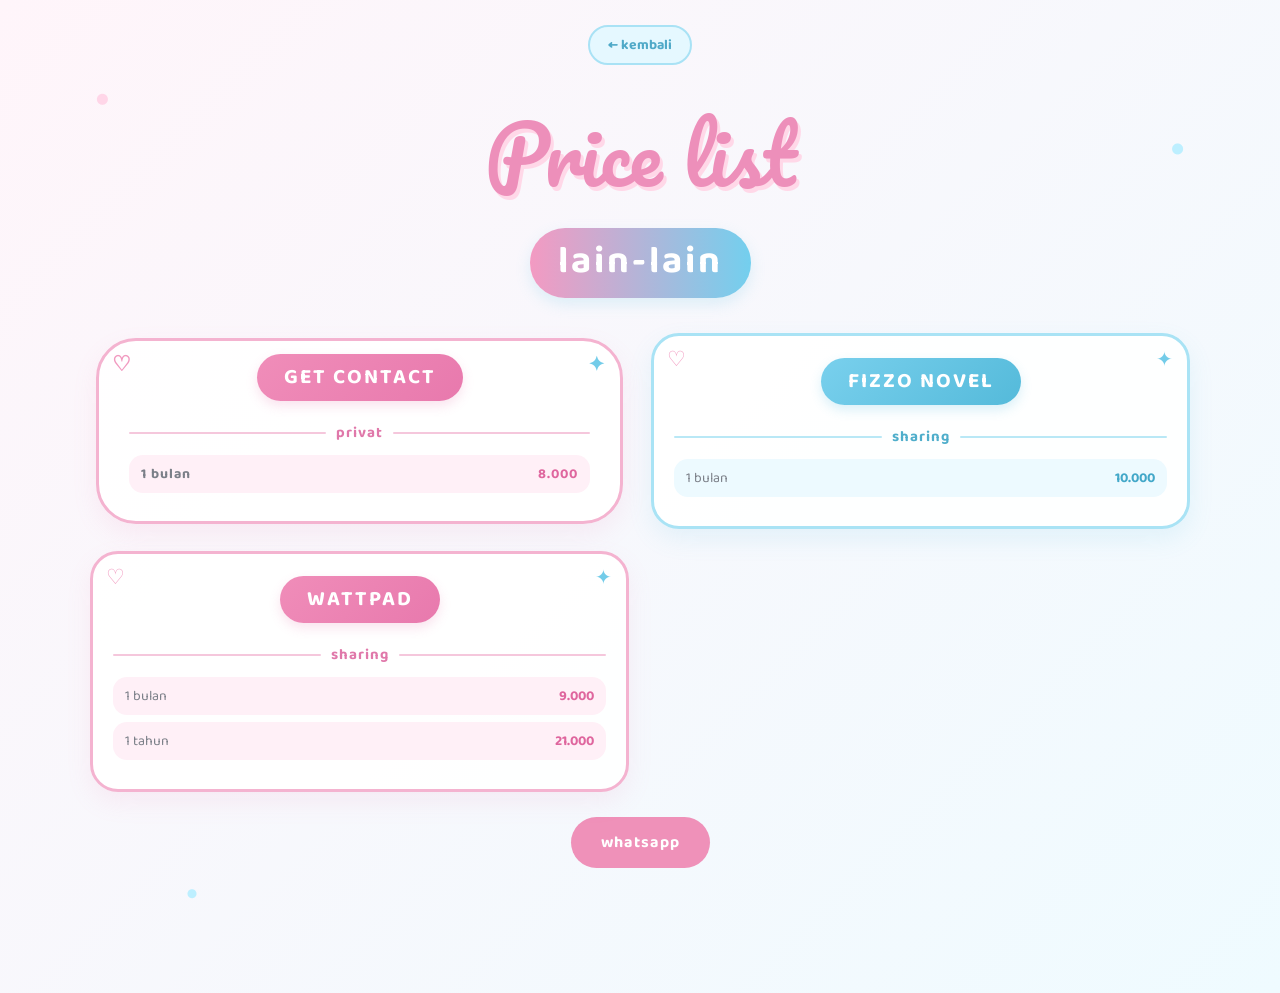
<file: lain-lain.html>
<!DOCTYPE html>
<html lang="id">
<head>
  <meta charset="UTF-8">
  <meta name="viewport" content="width=device-width, initial-scale=1.0">

  <title>Pricelist lain-lain</title>

  <link rel="stylesheet" href="style.css">
</head>

<body>

<header>
  <a href="index.html" class="back">← kembali</a>

  <h1>Price list</h1>
  <h2>lain-lain</h2>

</header>


<main class="container">

<!-- GET CONTACT -->
<section class="card get contact">
    <h3>GET CONTACT</h3>

    <div class="category">privat</div>

    <div class="item">
      <span>1 bulan</span>
      <b>8.000</b>
    </div>
</section>

  <!-- FIZZO NOVEL -->
  <section class="card fizzo novel">
    <h3>FIZZO NOVEL</h3>

    <div class="category">sharing</div>

    <div class="item">
      <span>1 bulan</span>
      <b>10.000</b>
    </div>
</section>

  <!-- WATTPAD -->
  <section class="card wattpad">
    <h3>WATTPAD</h3>

    <div class="category">sharing</div>

    <div class="item">
      <span>1 bulan</span>
      <b>9.000</b>
    </div>

    <div class="item">
      <span>1 tahun</span>
      <b>21.000</b>
    </div>
</section>

</main>

  <footer>

  <a href="https://wa.me/6289529117988" class="wa">
    whatsapp
  </a>

  </footer>

</body>
</html>
</file>
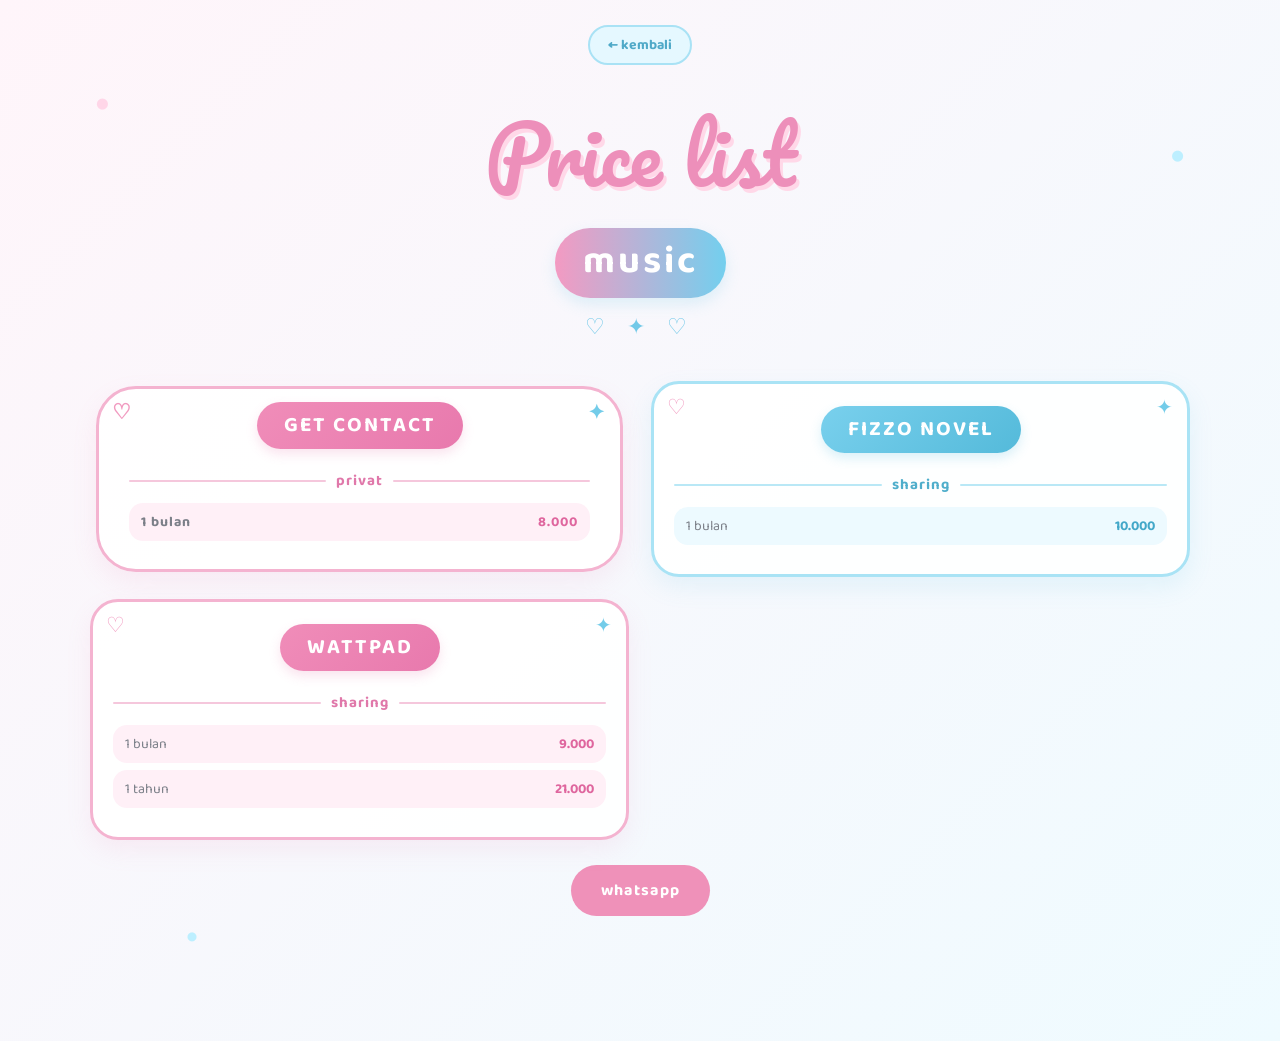
<file: lainlain.html>
<!DOCTYPE html>
<html lang="id">
<head>
  <meta charset="UTF-8">
  <meta name="viewport" content="width=device-width, initial-scale=1.0">

  <title>Pricelist lain-lain</title>

  <link rel="stylesheet" href="style.css">
</head>

<body>

<header>
  <a href="index.html" class="back">← kembali</a>

  <h1>Price list</h1>
  <h2>music</h2>

  <div class="decor">♡ ✦ ♡</div>
</header>


<main class="container">

<!-- GET CONTACT -->
<section class="card get contact">
    <h3>GET CONTACT</h3>

    <div class="category">privat</div>

    <div class="item">
      <span>1 bulan</span>
      <b>8.000</b>
    </div>
</section>

  <!-- FIZZO NOVEL -->
  <section class="card fizzo novel">
    <h3>FIZZO NOVEL</h3>

    <div class="category">sharing</div>

    <div class="item">
      <span>1 bulan</span>
      <b>10.000</b>
    </div>
</section>

  <!-- WATTPAD -->
  <section class="card wattpad">
    <h3>WATTPAD</h3>

    <div class="category">sharing</div>

    <div class="item">
      <span>1 bulan</span>
      <b>9.000</b>
    </div>

    <div class="item">
      <span>1 tahun</span>
      <b>21.000</b>
    </div>
</section>

</main>

  <footer>

  <a href="https://wa.me/6289529117988" class="wa">
    whatsapp
  </a>

  </footer>

</body>
</html>
</file>
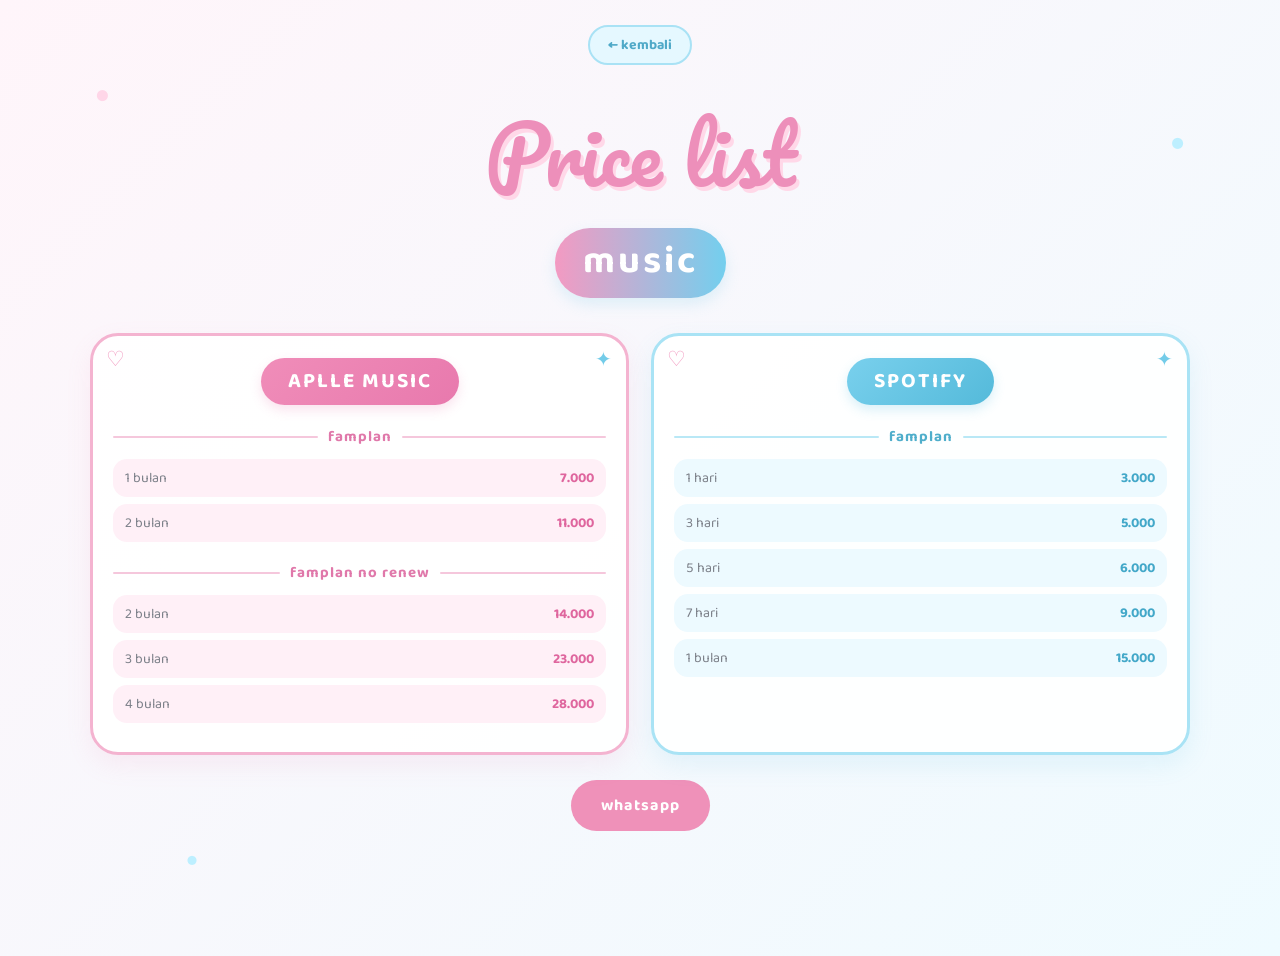
<file: music.html>
<!DOCTYPE html>
<html lang="id">
<head>
  <meta charset="UTF-8">
  <meta name="viewport" content="width=device-width, initial-scale=1.0">

  <title>Price list Music</title>

  <link rel="stylesheet" href="style.css">
</head>

<body>

<header>
  <a href="index.html" class="back">← kembali</a>

  <h1>Price list</h1>
  <h2>music</h2>

</header>


<main class="container">

  <!-- APPLE MUSIC -->
  <section class="card apple music">
    <h3>APLLE MUSIC</h3>

    <div class="category">famplan</div>

    <div class="item">
      <span>1 bulan</span>
      <b>7.000</b>
    </div>

    <div class="item">
      <span>2 bulan</span>
      <b>11.000</b>
    </div>

    <div class="category">famplan no renew</div>

    <div class="item">
      <span>2 bulan</span>
      <b>14.000</b>
    </div>

    <div class="item">
      <span>3 bulan</span>
      <b>23.000</b>
    </div>

    <div class="item">
      <span>4 bulan</span>
      <b>28.000</b>
    </div>
  </section>

  <!-- SPOTIFY -->
  <section class="card spotify">
    <h3>SPOTIFY</h3>

    <div class="category">famplan</div>

     <div class="item">
      <span>1 hari</span>
      <b>3.000</b>
    </div>

     <div class="item">
      <span>3 hari</span>
      <b>5.000</b>
    </div>

     <div class="item">
      <span>5 hari</span>
      <b>6.000</b>
    </div>

     <div class="item">
      <span>7 hari</span>
      <b>9.000</b>
    </div>

     <div class="item">
      <span>1 bulan</span>
      <b>15.000</b>
    </div>
  </section>

  </main>

  <footer>

  <a href="https://wa.me/6289529117988" class="wa">
    whatsapp
  </a>

  </footer>

</body>
</html>
</file>
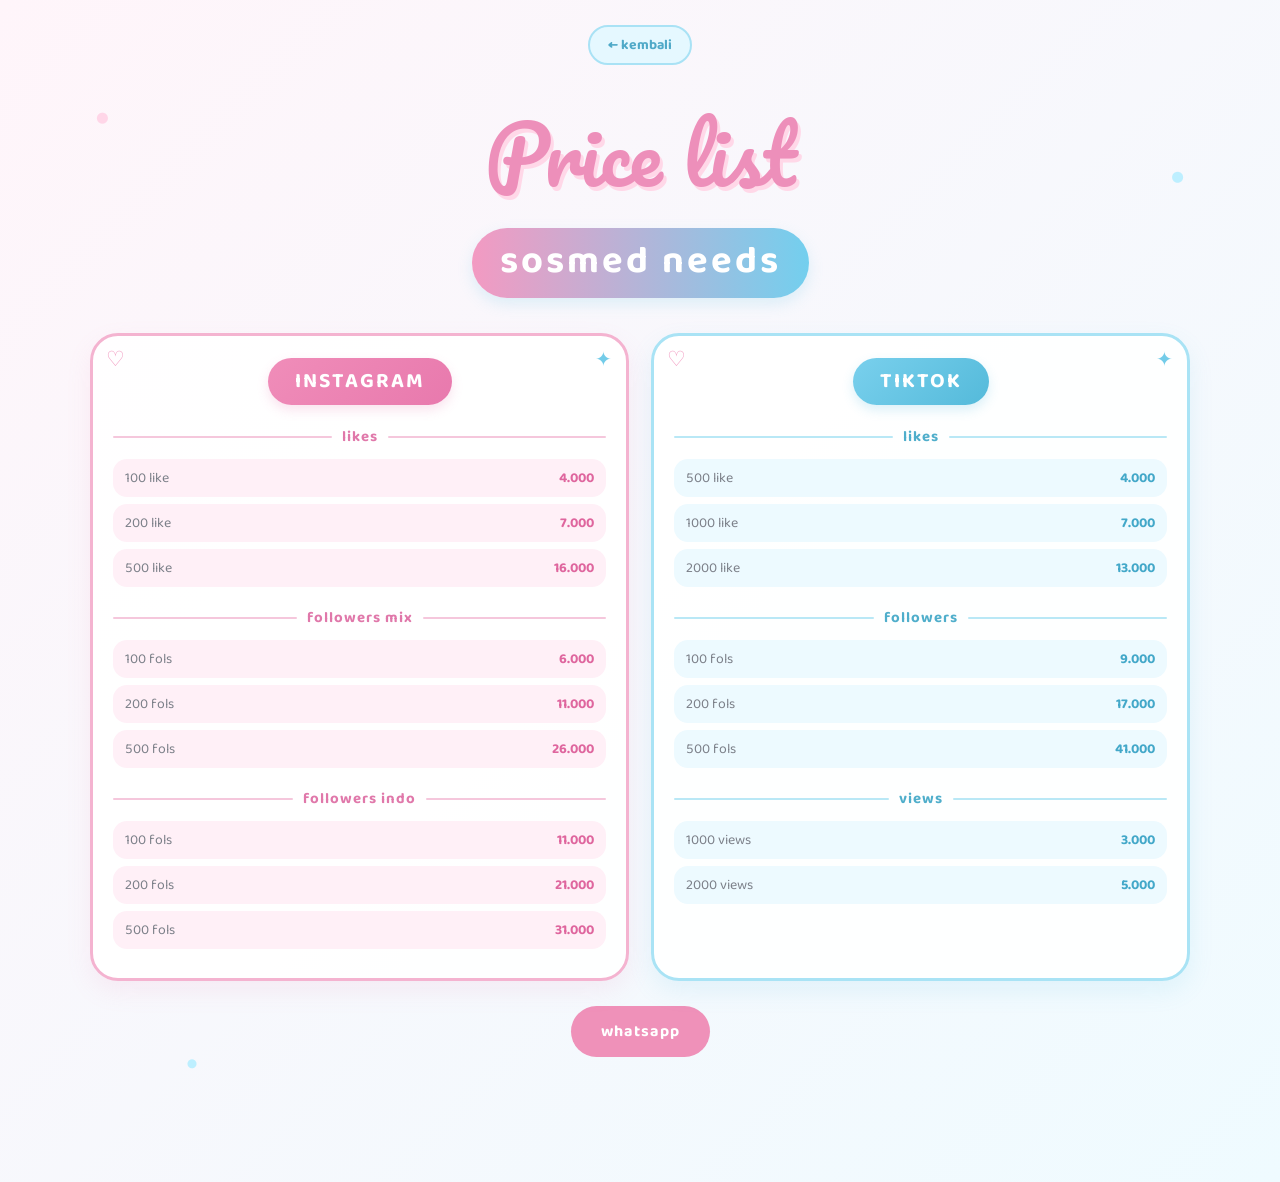
<file: sosmed.html>
<!DOCTYPE html>
<html lang="id">

<head>
  <meta charset="UTF-8">
  <meta name="viewport" content="width=device-width, initial-scale=1.0">

  <title>Price list sosmed needs</title>

  <link rel="stylesheet" href="style.css">
</head>

<body>

<header>

  <a href="index.html" class="back">← kembali</a>

  <h1>Price list</h1>
  <h2>sosmed needs</h2>

</header>


<main class="container">

  <!-- INSTAGRAM -->
   <section class="card instagram">
     <h3>INSTAGRAM</h3>
     
     <div class="category">likes</div>
     
     <div class="item">
      <span>100 like</span>
      <b>4.000</b>
     </div>
     
     <div class="item">
      <span>200 like</span>
      <b>7.000</b>
     </div>

     <div class="item">
      <span>500 like</span>
      <b>16.000</b>
     </div>

     <div class="category">followers mix</div>

     <div class="item">
      <span>100 fols</span>
      <b>6.000</b>
     </div>

     <div class="item">
      <span>200 fols</span>
      <b>11.000</b>
     </div>

     <div class="item">
      <span>500 fols</span>
      <b>26.000</b>
     </div>

     <div class="category">followers indo</div>

     <div class="item">
      <span>100 fols</span>
      <b>11.000</b>
     </div>

     <div class="item">
      <span>200 fols</span>
      <b>21.000</b>
     </div>

     <div class="item">
      <span>500 fols</span>
      <b>31.000</b>
     </div>
   </section>

  <!-- TIKTOK -->
  <section class="card tiktok">
    <h3>TIKTOK</h3>

    <div class="category">likes</div>
    
    <div class="item">
      <span>500 like</span>
      <b>4.000</b>
    </div>
    
    <div class="item">
      <span>1000 like</span>
      <b>7.000</b>
    </div>
    
    <div class="item">
      <span>2000 like</span>
      <b>13.000</b>
    </div>

    <div class="category">followers</div>

    <div class="item">
      <span>100 fols</span>
      <b>9.000</b>
    </div>

    <div class="item">
      <span>200 fols</span>
      <b>17.000</b>
    </div>

    <div class="item">
      <span>500 fols</span>
      <b>41.000</b>
    </div>

    <div class="category">views</div>

    <div class="item">
      <span>1000 views</span>
      <b>3.000</b>
    </div>

    <div class="item">
      <span>2000 views</span>
      <b>5.000</b>
    </div>
  </section>
</main>

  <footer>

  <a href="https://wa.me/62XXXXXXXXXX" class="contact wa">
    whatsapp
  </a>

  </footer>

  </body>
</html>
</file>
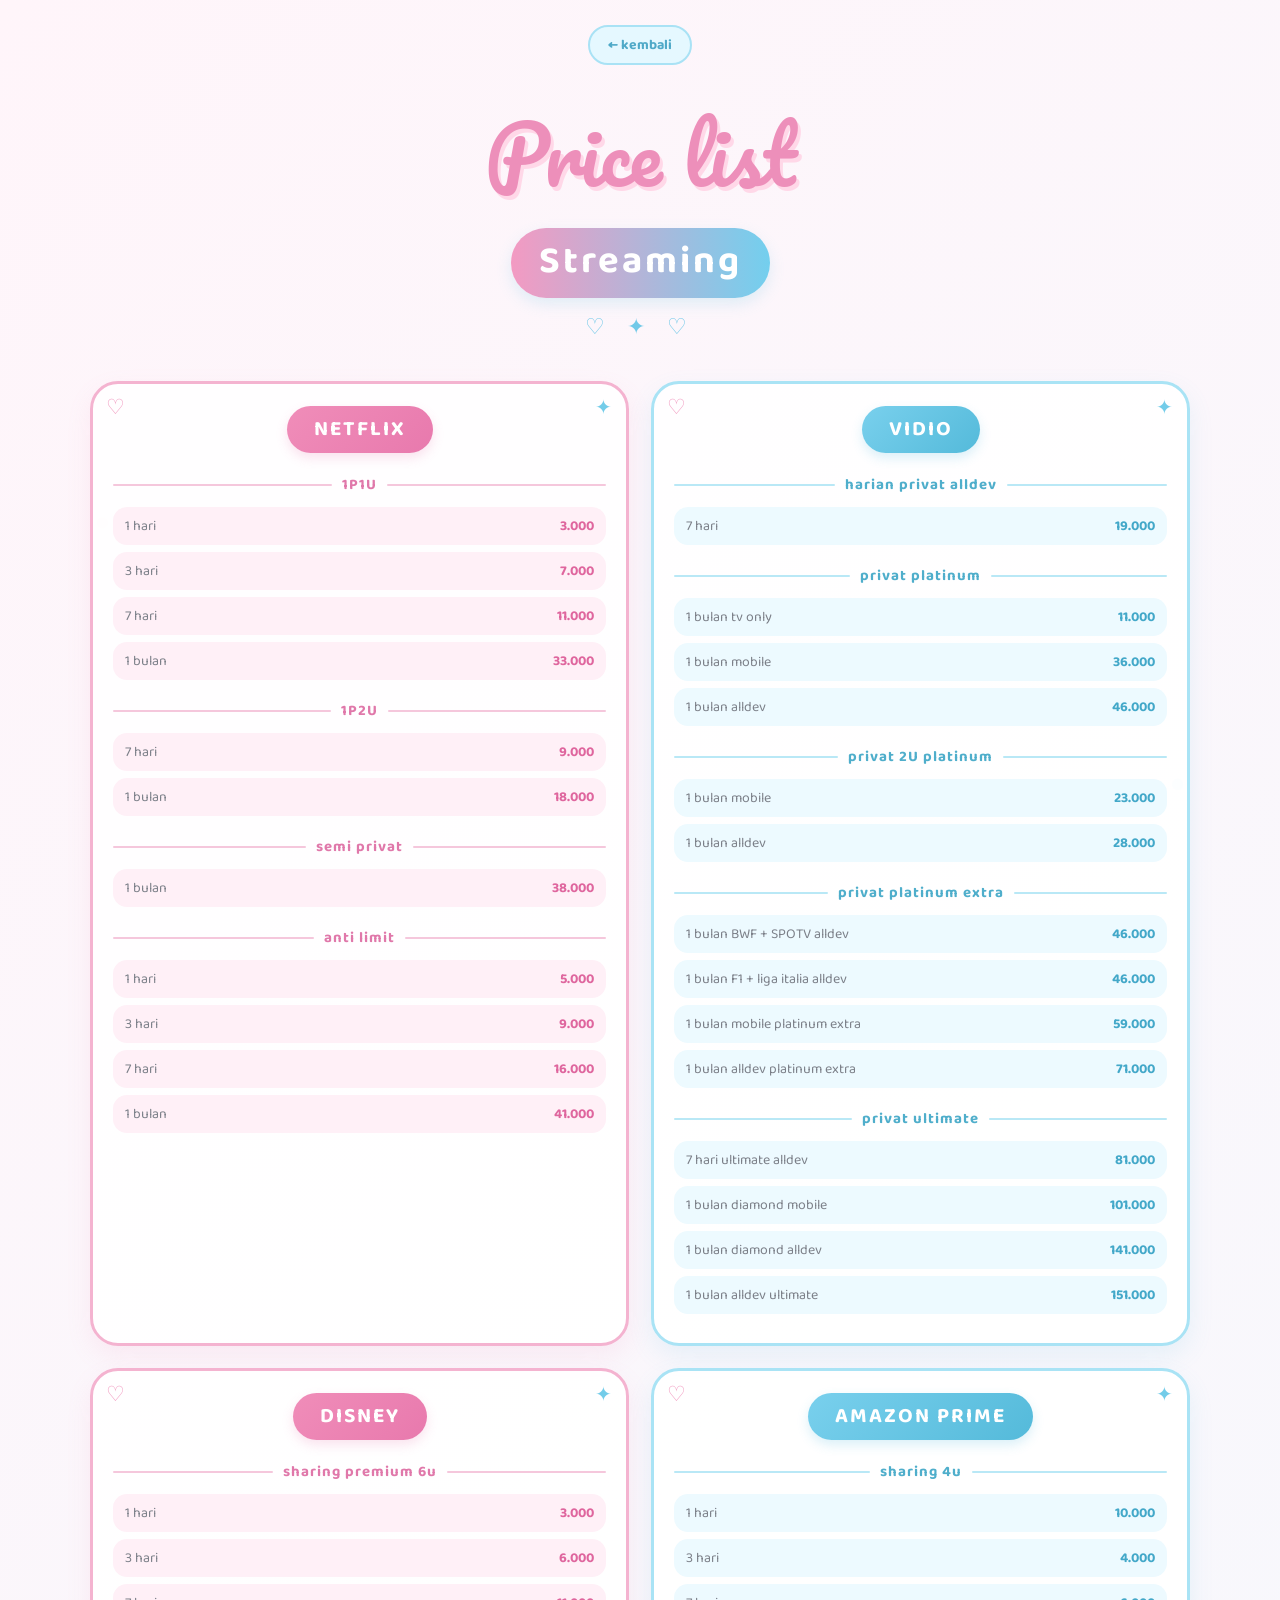
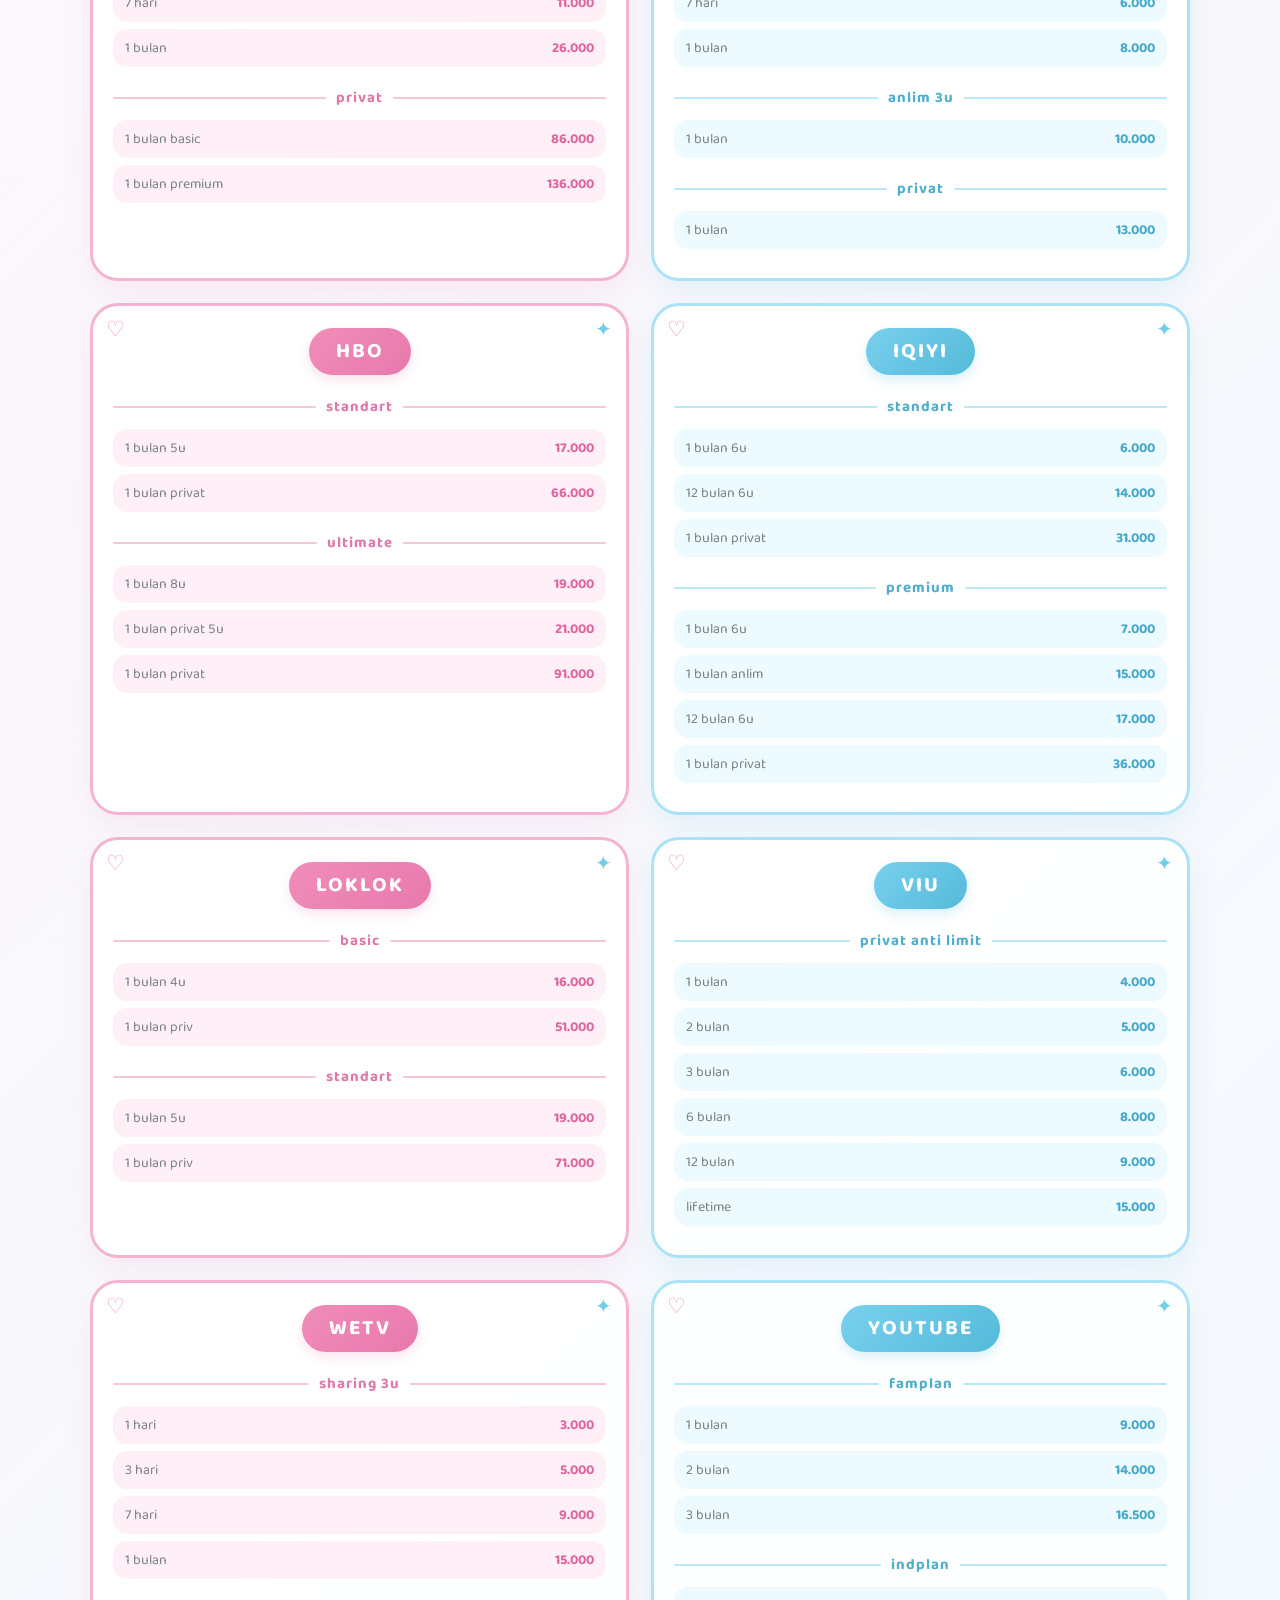
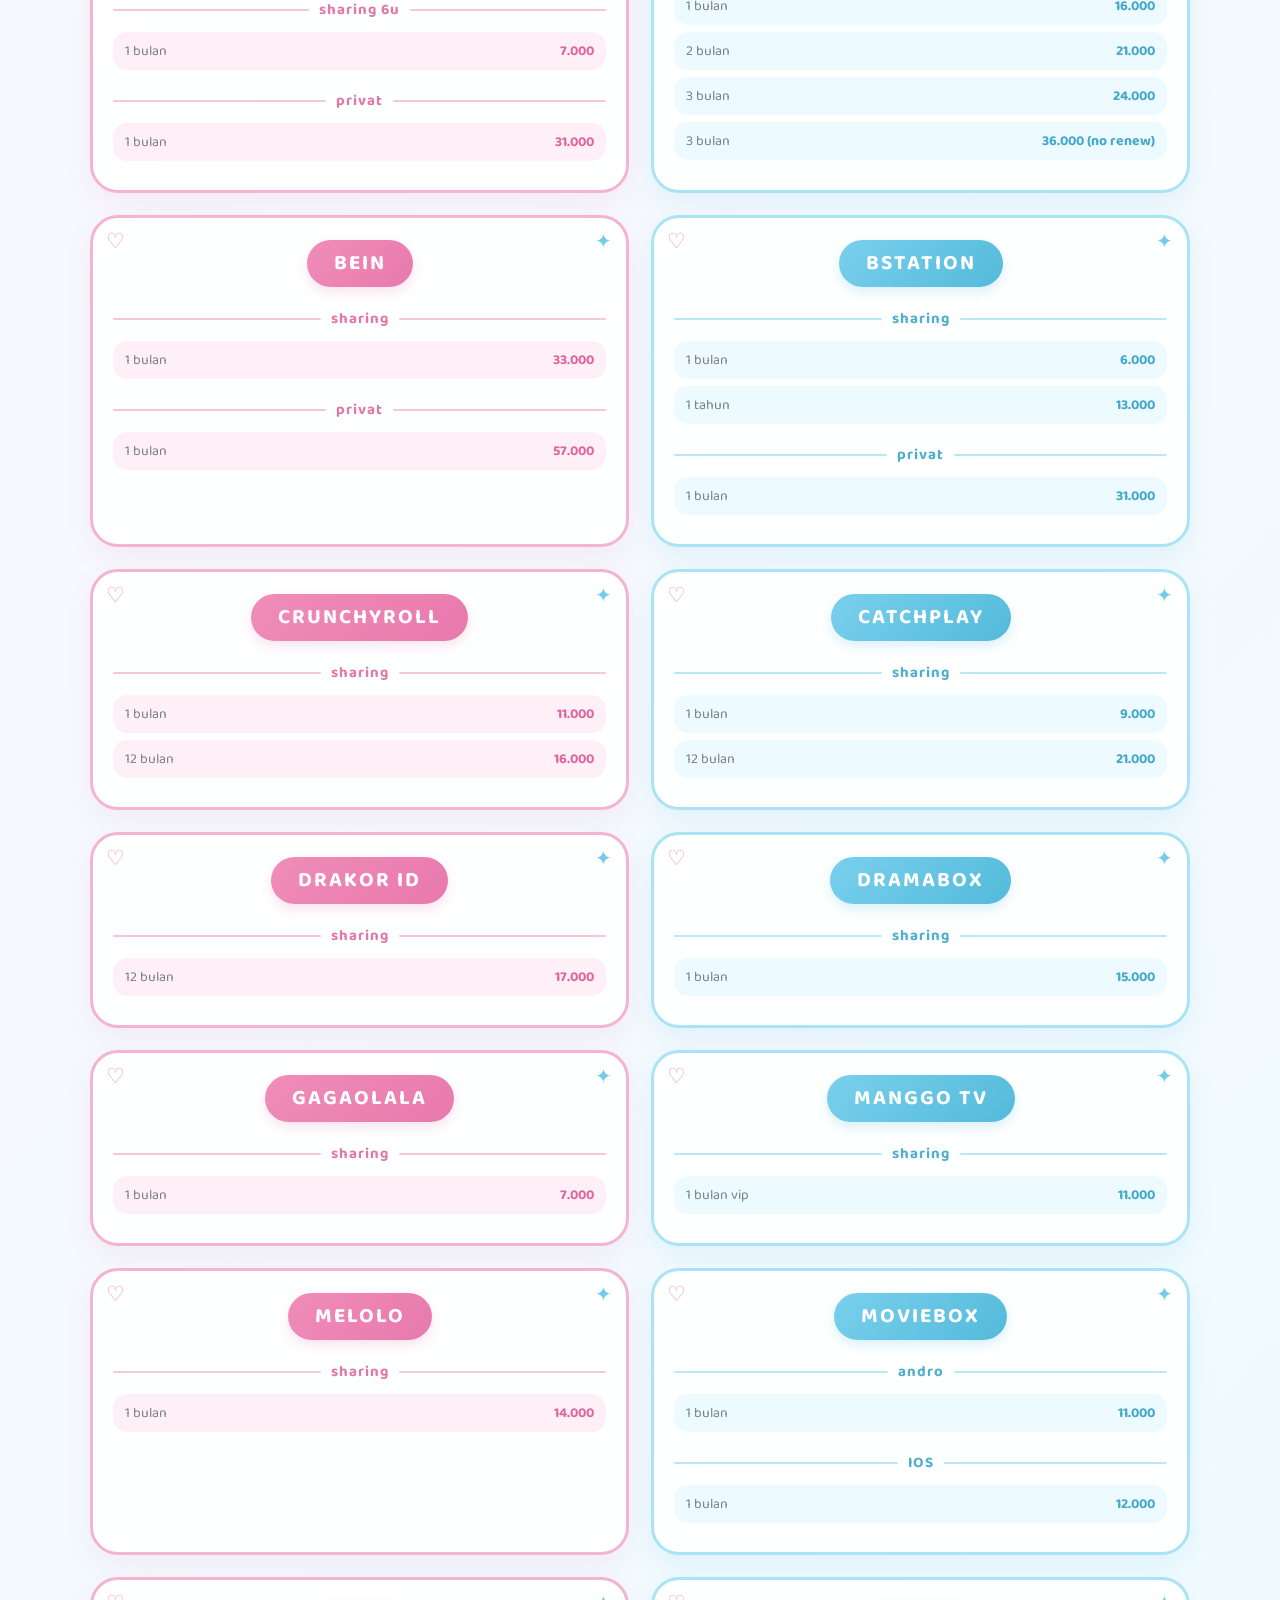
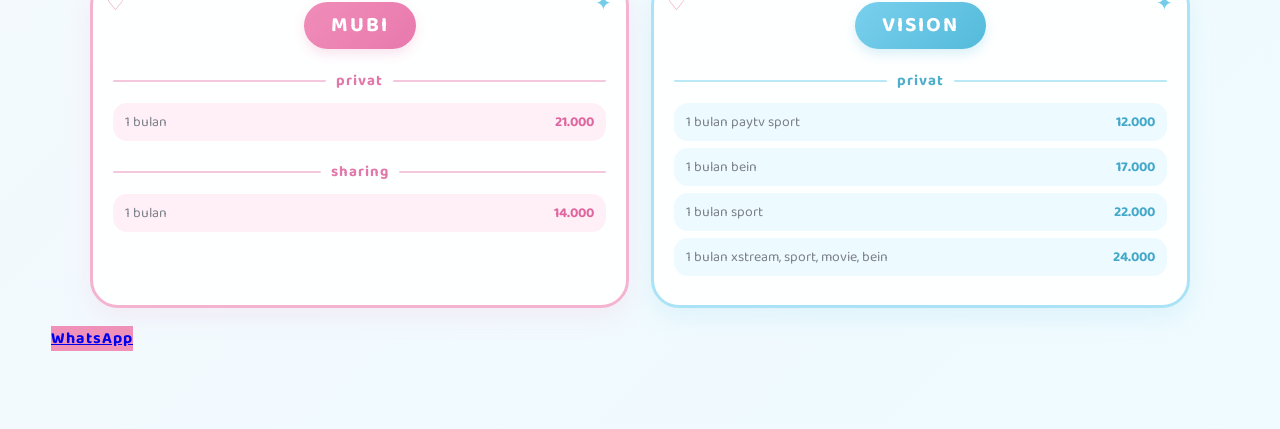
<file: sreaming.html>
<!DOCTYPE html>
<html lang="id">
<head>
  <meta charset="UTF-8">
  <meta name="viewport" content="width=device-width, initial-scale=1.0">

  <title>Pricelist Streaming</title>

  <link rel="stylesheet" href="style.css">
</head>

<body>

<header>
  <a href="index.html" class="back">← kembali</a>

  <h1>Price list</h1>
  <h2>Streaming</h2>

  <div class="decor">♡ ✦ ♡</div>
</header>


<main class="container">

    <!-- NETFLIX -->
    <section class="card netflix">
      <h3>NETFLIX</h3>

      <div class="category">1P1U</div>

      <div class="item">
        <span>1 hari</span>
        <b>3.000</b>
      </div>

      <div class="item">
        <span>3 hari</span>
        <b>7.000</b>
      </div>

       <div class="item">
        <span>7 hari</span>
        <b>11.000</b>
      </div>

       <div class="item">
        <span>1 bulan</span>
        <b>33.000</b>
      </div>

      <div class="category">1P2U</div>

       <div class="item">
        <span>7 hari</span>
        <b>9.000</b>
      </div>

       <div class="item">
        <span>1 bulan</span>
        <b>18.000</b>
      </div>

      <div class="category">semi privat</div>

       <div class="item">
        <span>1 bulan</span>
        <b>38.000</b>
      </div>

       <div class="category">anti limit</div>

      <div class="item">
        <span>1 hari</span>
        <b>5.000</b>
      </div>

      <div class="item">
        <span>3 hari</span>
        <b>9.000</b>
      </div>

      <div class="item">
        <span>7 hari</span>
        <b>16.000</b>
      </div>

      <div class="item">
        <span>1 bulan</span>
        <b>41.000</b>
      </div>
    </section>

    <!-- VIDIO -->
    <section class="card vidio">
      <h3>VIDIO</h3>

      <div class="category">harian privat alldev</div>

      <div class="item">
        <span>7 hari</span>
        <b>19.000</b>
      </div>

      <div class="category">privat platinum</div>

      <div class="item">
        <span>1 bulan tv only</span>
        <b>11.000</b>
      </div>

      <div class="item">
        <span>1 bulan mobile</span>
        <b>36.000</b>
      </div>

      <div class="item">
        <span>1 bulan alldev</span>
        <b>46.000</b>
      </div>

      <div class="category">privat 2U platinum</div>

      <div class="item">
        <span>1 bulan mobile</span>
        <b>23.000</b>
      </div>

      <div class="item">
        <span>1 bulan alldev</span>
        <b>28.000</b>
      </div>

      <div class="category">privat platinum extra</div>

      <div class="item">
        <span>1 bulan BWF + SPOTV alldev</span>
        <b>46.000</b>
      </div>

      <div class="item">
        <span>1 bulan F1 + liga italia alldev</span>
        <b>46.000</b>
      </div>

      <div class="item">
        <span>1 bulan mobile platinum extra</span>
        <b>59.000</b>
      </div>

      <div class="item">
        <span>1 bulan alldev platinum extra</span>
        <b>71.000</b>
      </div>
      
      <div class="category">privat ultimate</div>

      <div class="item">
        <span>7 hari ultimate alldev</span>
        <b>81.000</b>
      </div>

      <div class="item">
        <span>1 bulan diamond mobile</span>
        <b>101.000</b>
      </div>

      <div class="item">
        <span>1 bulan diamond alldev</span>
        <b>141.000</b>
      </div>

      <div class="item">
        <span>1 bulan alldev ultimate</span>
        <b>151.000</b>
      </div>
    </section>

    <!-- DISNEY -->
    <section class="card disney">
      <h3>DISNEY</h3>

       <div class="category">sharing premium 6u</div>
      
      <div class="item">
        <span>1 hari</span>
        <b>3.000</b>
      </div>

      <div class="item">
        <span>3 hari</span>
        <b>6.000</b>
      </div>
      
      <div class="item">
        <span>7 hari</span>
        <b>11.000</b>
      </div>

      <div class="item">
        <span>1 bulan</span>
        <b>26.000</b>
      </div>
      
      <div class="category">privat</div>

      <div class="item">
        <span>1 bulan basic</span>
        <b>86.000</b>
      </div>

      <div class="item">
        <span>1 bulan premium</span>
        <b>136.000</b>
      </div>
    </section>

    <!-- AMAZON -->
    <section class="card amazon prime">
      <h3>AMAZON PRIME</h3>

      <div class="category">sharing 4u</div>

      <div class="item">
        <span>1 hari</span>
        <b>10.000</b>
      </div>

      <div class="item">
        <span>3 hari</span>
        <b>4.000</b>
      </div>

      <div class="item">
        <span>7 hari</span>
        <b>6.000</b>
      </div>

      <div class="item">
        <span>1 bulan</span>
        <b>8.000</b>
      </div>

      <div class="category">anlim 3u</div>

      <div class="item">
        <span>1 bulan</span>
        <b>10.000</b>
      </div>

      <div class="category">privat</div>

      <div class="item">
        <span>1 bulan</span>
        <b>13.000</b>
      </div>
    </section>

    <!-- HBO -->
    <section class="card hbo">
      <h3>HBO</h3>

      <div class="category">standart</div>

      <div class="item">
        <span>1 bulan 5u</span>
        <b>17.000</b>
      </div>

      <div class="item">
        <span>1 bulan privat</span>
        <b>66.000</b>
      </div>

      <div class="category">ultimate</div>

      <div class="item">
        <span>1 bulan 8u</span>
        <b>19.000</b>
      </div>

      <div class="item">
        <span>1 bulan privat 5u</span>
        <b>21.000</b>
      </div>

      <div class="item">
        <span>1 bulan privat</span>
        <b>91.000</b>
      </div>
    </section>

    <!-- IQIYI -->
    <section class="card iqiyi">
      <h3>IQIYI</h3>

      <div class="category">standart</div>

      <div class="item">
        <span>1 bulan 6u</span>
        <b>6.000</b>
      </div>

      <div class="item">
        <span>12 bulan 6u</span>
        <b>14.000</b>
      </div>

      <div class="item">
        <span>1 bulan privat</span>
        <b>31.000</b>
      </div>

      <div class="category">premium</div>

      <div class="item">
        <span>1 bulan 6u</span>
        <b>7.000</b>
      </div>
      
      <div class="item">
        <span>1 bulan anlim</span>
        <b>15.000</b>
      </div>

      <div class="item">
        <span>12 bulan 6u</span>
        <b>17.000</b>
      </div>

      <div class="item">
        <span>1 bulan privat</span>
        <b>36.000</b>
      </div>
    </section>

    <!-- LOKLOK -->
    <section class="card loklok">
      <h3>LOKLOK</h3>

      <div class="category">basic</div>

      <div class="item">
        <span>1 bulan 4u</span>
        <b>16.000</b>
      </div>

      <div class="item">
        <span>1 bulan priv</span>
        <b>51.000</b>
      </div>

       <div class="category">standart</div>

      <div class="item">
        <span>1 bulan 5u</span>
        <b>19.000</b>
      </div>

      <div class="item">
        <span>1 bulan priv</span>
        <b>71.000</b>
      </div>
    </section>

    <!-- VIU -->
    <section class="card viu">
      <h3>VIU</h3>

      <div class="category">privat anti limit</div>

      <div class="item">
        <span>1 bulan</span>
        <b>4.000</b>
      </div>

      <div class="item">
        <span>2 bulan</span>
        <b>5.000</b>
      </div>

      <div class="item">
        <span>3 bulan</span>
        <b>6.000</b>
      </div>

      <div class="item">
        <span>6 bulan</span>
        <b>8.000</b>
      </div>

      <div class="item">
        <span>12 bulan</span>
        <b>9.000</b>
      </div>

      <div class="item">
        <span>lifetime</span>
        <b>15.000</b>
      </div>
    </section>

    <!-- WETV -->
    <section class="card wetv">
      <h3>WETV</h3>

      <div class="category">sharing 3u</div>

       <div class="item">
        <span>1 hari</span>
        <b>3.000</b>
      </div>

       <div class="item">
        <span>3 hari</span>
        <b>5.000</b>
      </div>

       <div class="item">
        <span>7 hari</span>
        <b>9.000</b>
      </div>

       <div class="item">
        <span>1 bulan</span>
        <b>15.000</b>
      </div>

      <div class="category">sharing 6u</div>
      
      <div class="item">
        <span>1 bulan</span>
        <b>7.000</b>
      </div>

      <div class="category">privat</div>

      <div class="item">
        <span>1 bulan</span>
        <b>31.000</b>
      </div>
    </section>

    <!-- YOUTUBE -->
    <section class="card youtube">
      <h3>YOUTUBE</h3>

      <div class="category">famplan</div>

      <div class="item">
        <span>1 bulan</span>
        <b>9.000</b>
      </div>

      <div class="item">
        <span>2 bulan</span>
        <b>14.000</b>
      </div>

      <div class="item">
        <span>3 bulan</span>
        <b>16.500</b>
      </div>

      <div class="category">indplan</div>

      <div class="item">
        <span>1 bulan</span>
        <b>16.000</b>
      </div>

      <div class="item">
        <span>2 bulan</span>
        <b>21.000</b>
      </div>

      <div class="item">
        <span>3 bulan</span>
        <b>24.000</b>
      </div>

      <div class="item">
        <span>3 bulan</span>
        <b>36.000 (no renew)</b>
      </div>
    </section>

    <!-- BEIN -->
    <section class="card bein">
      <h3>BEIN</h3>

      <div class="category">sharing</div>

      <div class="item">
        <span>1 bulan</span>
        <b>33.000</b>
      </div>

      <div class="category">privat</div>

      <div class="item">
        <span>1 bulan</span>
        <b>57.000</b>
      </div>
    </section>

    <!-- BSTATION -->
    <section class="card bstation">
      <h3>BSTATION</h3>

      <div class="category">sharing</div>

      <div class="item">
        <span>1 bulan</span>
        <b>6.000</b>
      </div>

      <div class="item">
        <span>1 tahun</span>
        <b>13.000</b>
      </div>

      <div class="category">privat</div>

      <div class="item">
        <span>1 bulan</span>
        <b>31.000</b>
      </div>
    </section>

    <!-- CRUNCHYROL -->
    <section class="card crunchyroll">
      <h3>CRUNCHYROLL</h3>

      <div class="category">sharing</div>

      <div class="item">
        <span>1 bulan</span>
        <b>11.000</b>
      </div>

      <div class="item">
        <span>12 bulan</span>
        <b>16.000</b>
      </div>
    </section>

    <!-- CATCHPLAY -->
    <section class="card catchplay">
      <h3>CATCHPLAY</h3>

      <div class="category">sharing</div>

       <div class="item">
        <span>1 bulan</span>
        <b>9.000</b>
      </div>

      <div class="item">
        <span>12 bulan</span>
        <b>21.000</b>
      </div>
    </section>

    <!-- DRAKOR ID -->
    <section class="card drakor id">
      <h3>DRAKOR ID</h3>

      <div class="category">sharing</div>

       <div class="item">
        <span>12 bulan</span>
        <b>17.000</b>
      </div>
    </section>

    <!-- DRAMABOX -->
    <section class="card dramabox">
      <h3>DRAMABOX</h3>

      <div class="category">sharing</div>

       <div class="item">
        <span>1 bulan</span>
        <b>15.000</b>
      </div>
    </section>

    <!-- GAGAOLALA -->
    <section class="card gagaolala">
      <h3>GAGAOLALA</h3>

      <div class="category">sharing</div>

      <div class="item">
        <span>1 bulan</span>
        <b>7.000</b>
      </div>
    </section>
    
    <!-- MANGGO TV -->
    <section class="card manggotv">
      <h3>MANGGO TV</h3>

      <div class="category">sharing</div>

      <div class="item">
        <span>1 bulan vip</span>
        <b>11.000</b>
      </div>
    </section>

    <!-- MELOLO -->
    <section class="card melolo">
      <h3>MELOLO</h3>

      <div class="category">sharing</div>

      <div class="item">
        <span>1 bulan</span>
        <b>14.000</b>
      </div>
    </section>

    <!-- MOVIEBOX -->
    <section class="card moviebox">
      <h3>MOVIEBOX</h3>

      <div class="category">andro</div>

      <div class="item">
        <span>1 bulan</span>
        <b>11.000</b>
      </div>

      <div class="category">IOS</div>

     <div class="item">
        <span>1 bulan</span>
        <b>12.000</b>
      </div>
    </section>

    <!-- MUBI -->
    <section class="card mubi">
      <h3>MUBI</h3>

      <div class="category">privat</div>

      <div class="item">
        <span>1 bulan</span>
        <b>21.000</b>
      </div>

      <div class="category">sharing</div>

      <div class="item">
        <span>1 bulan</span>
        <b>14.000</b>
      </div>
    </section>

    <!-- VISION -->
    <section class="card vision">
      <h3>VISION</h3>

      <div class="category">privat</div>

       <div class="item">
        <span>1 bulan paytv sport</span>
        <b>12.000</b>
      </div>

       <div class="item">
        <span>1 bulan bein</span>
        <b>17.000</b>
      </div>

       <div class="item">
        <span>1 bulan sport</span>
        <b>22.000</b>
      </div>

       <div class="item">
        <span>1 bulan xstream, sport, movie, bein</span>
        <b>24.000</b>
      </div>
    </section>

  </main>

    <div class="contact">

      <a href="https://wa.me/6289529117988" target="_blank" class="wa">
        WhatsApp
      </a>
    </div>

    </footer>

</body>
</html>
</file>
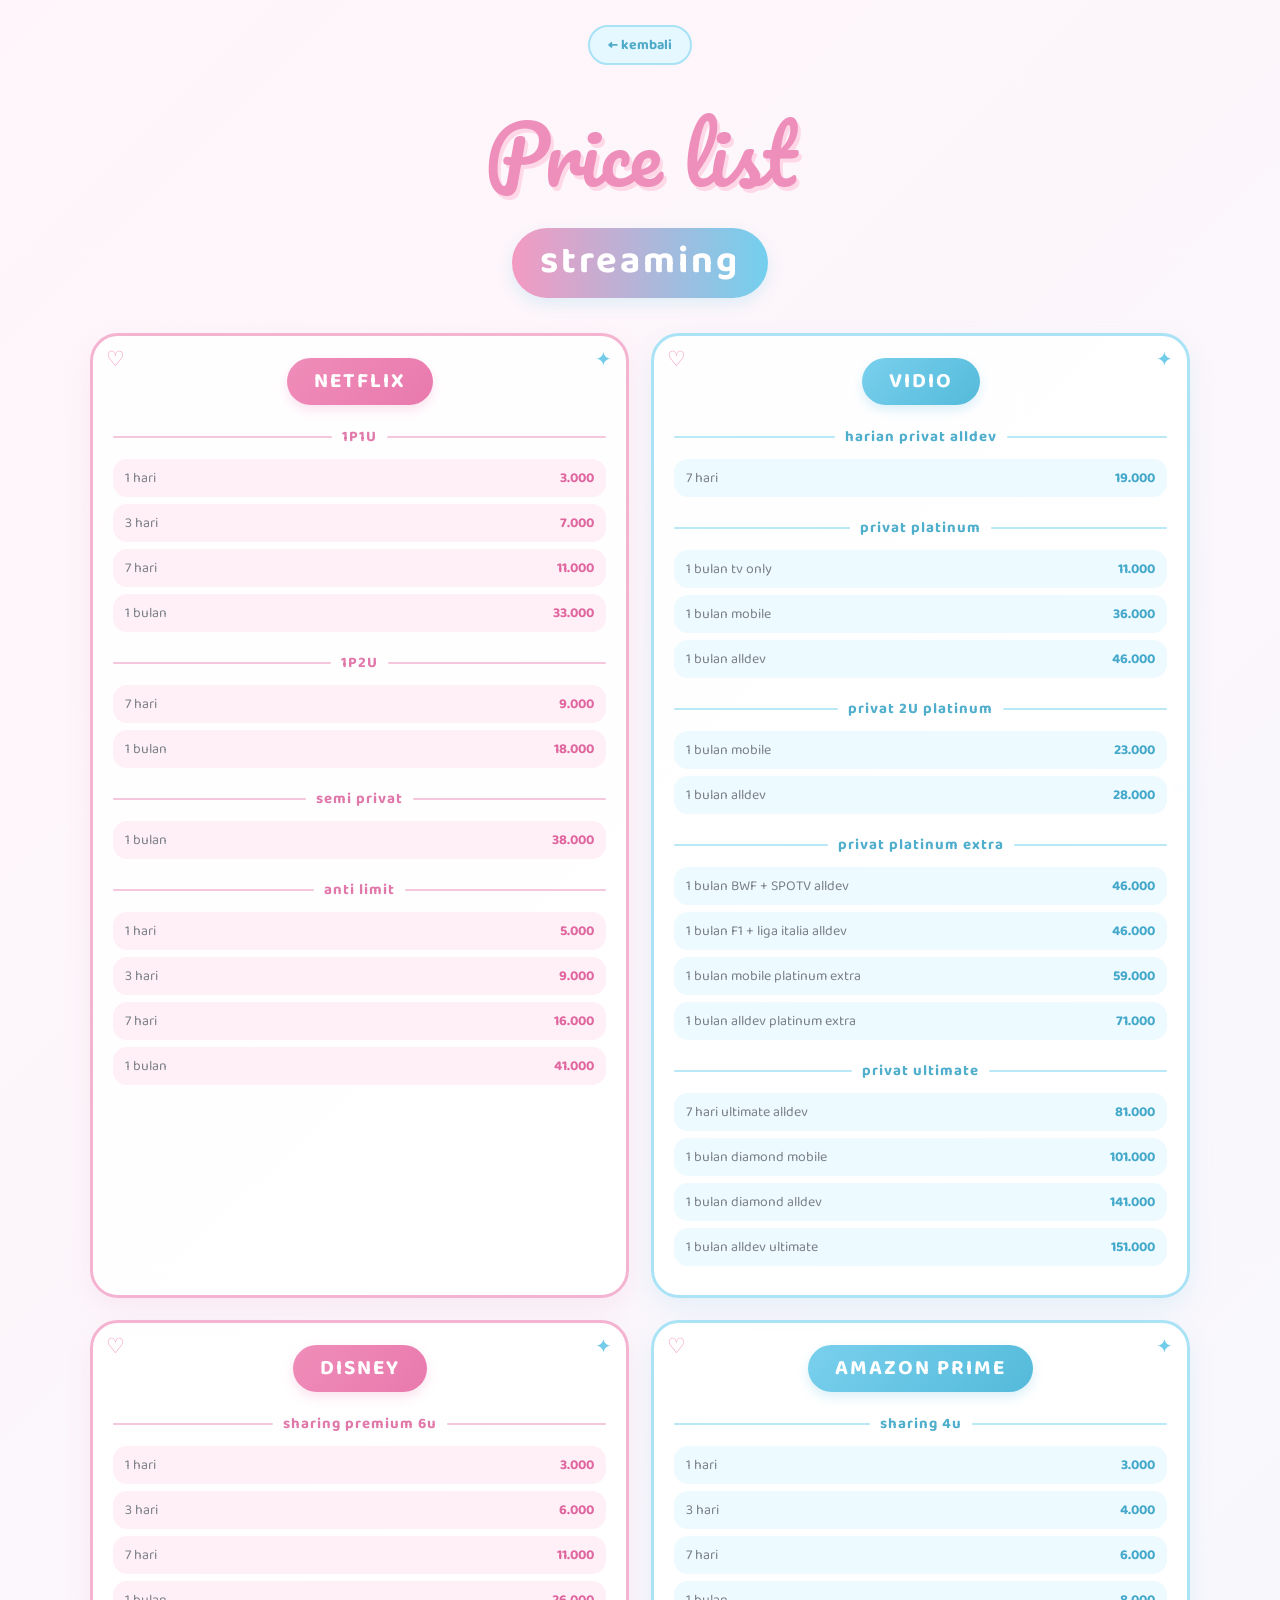
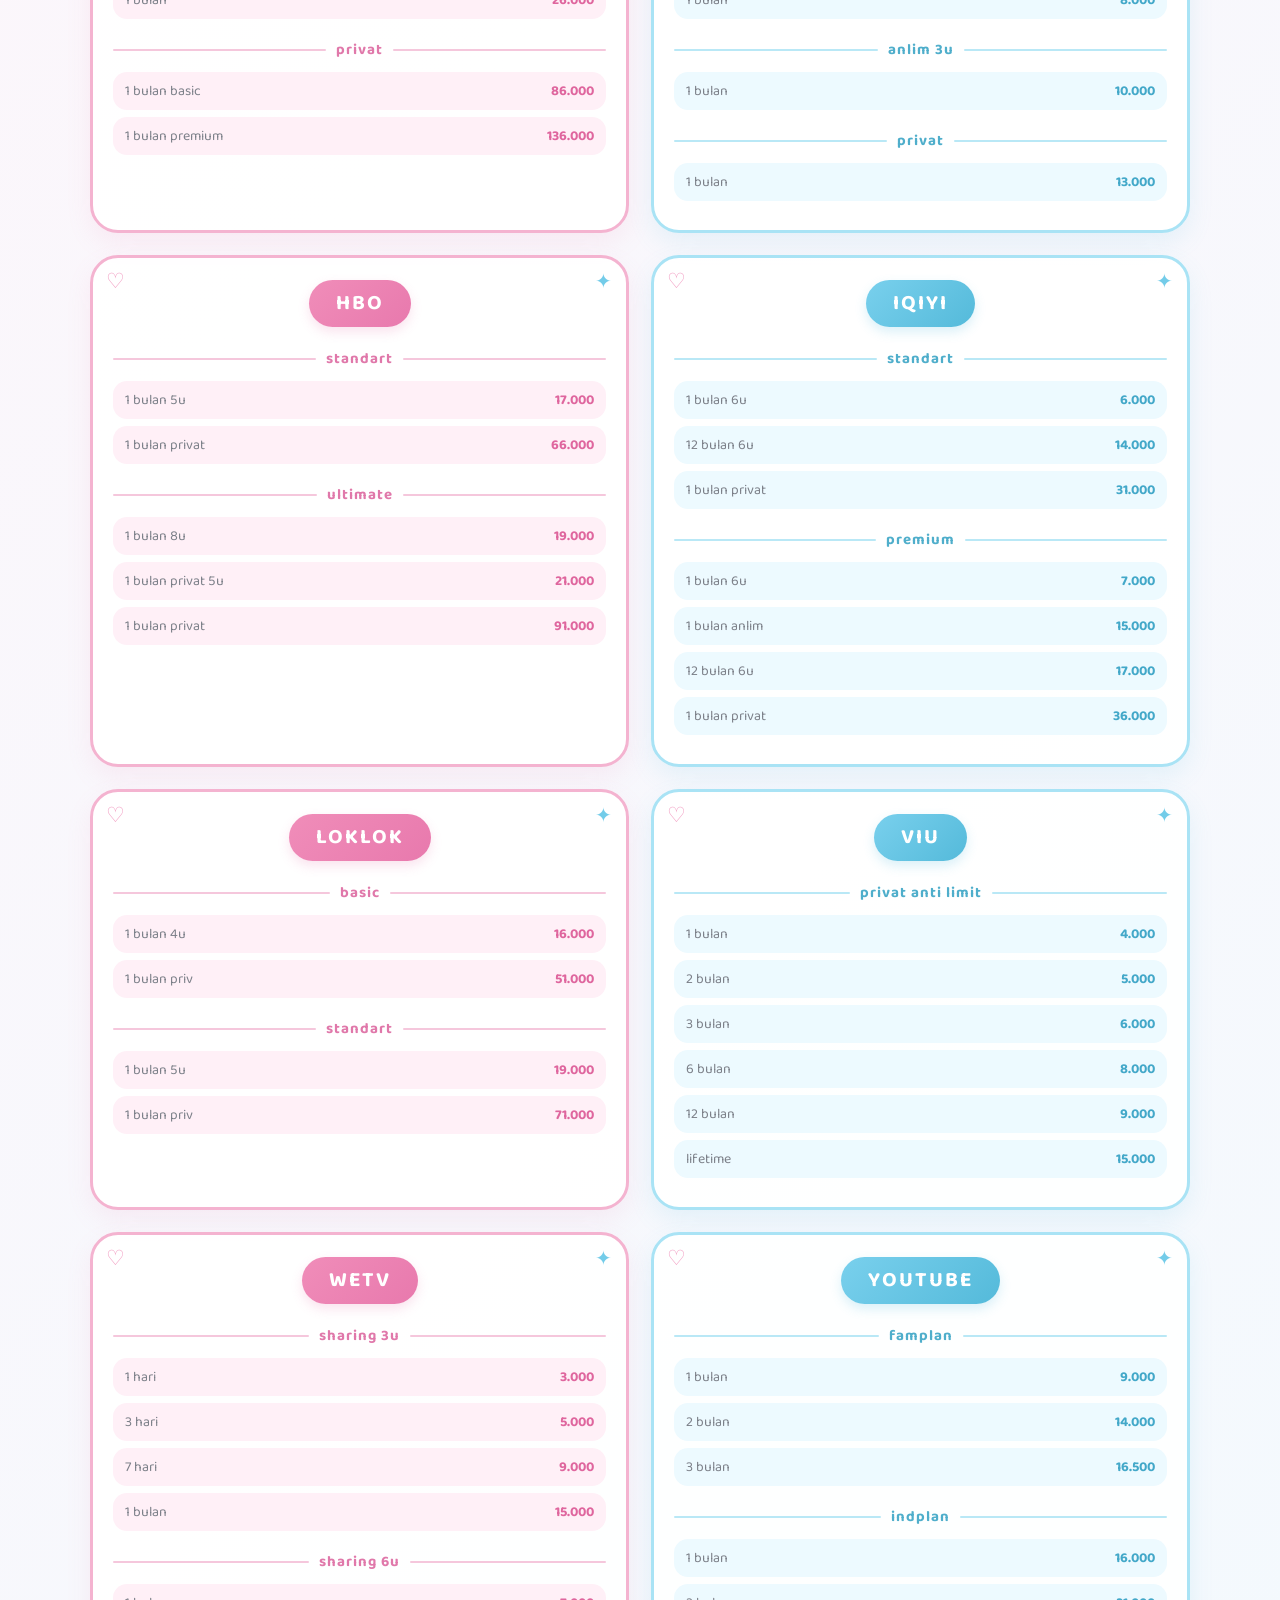
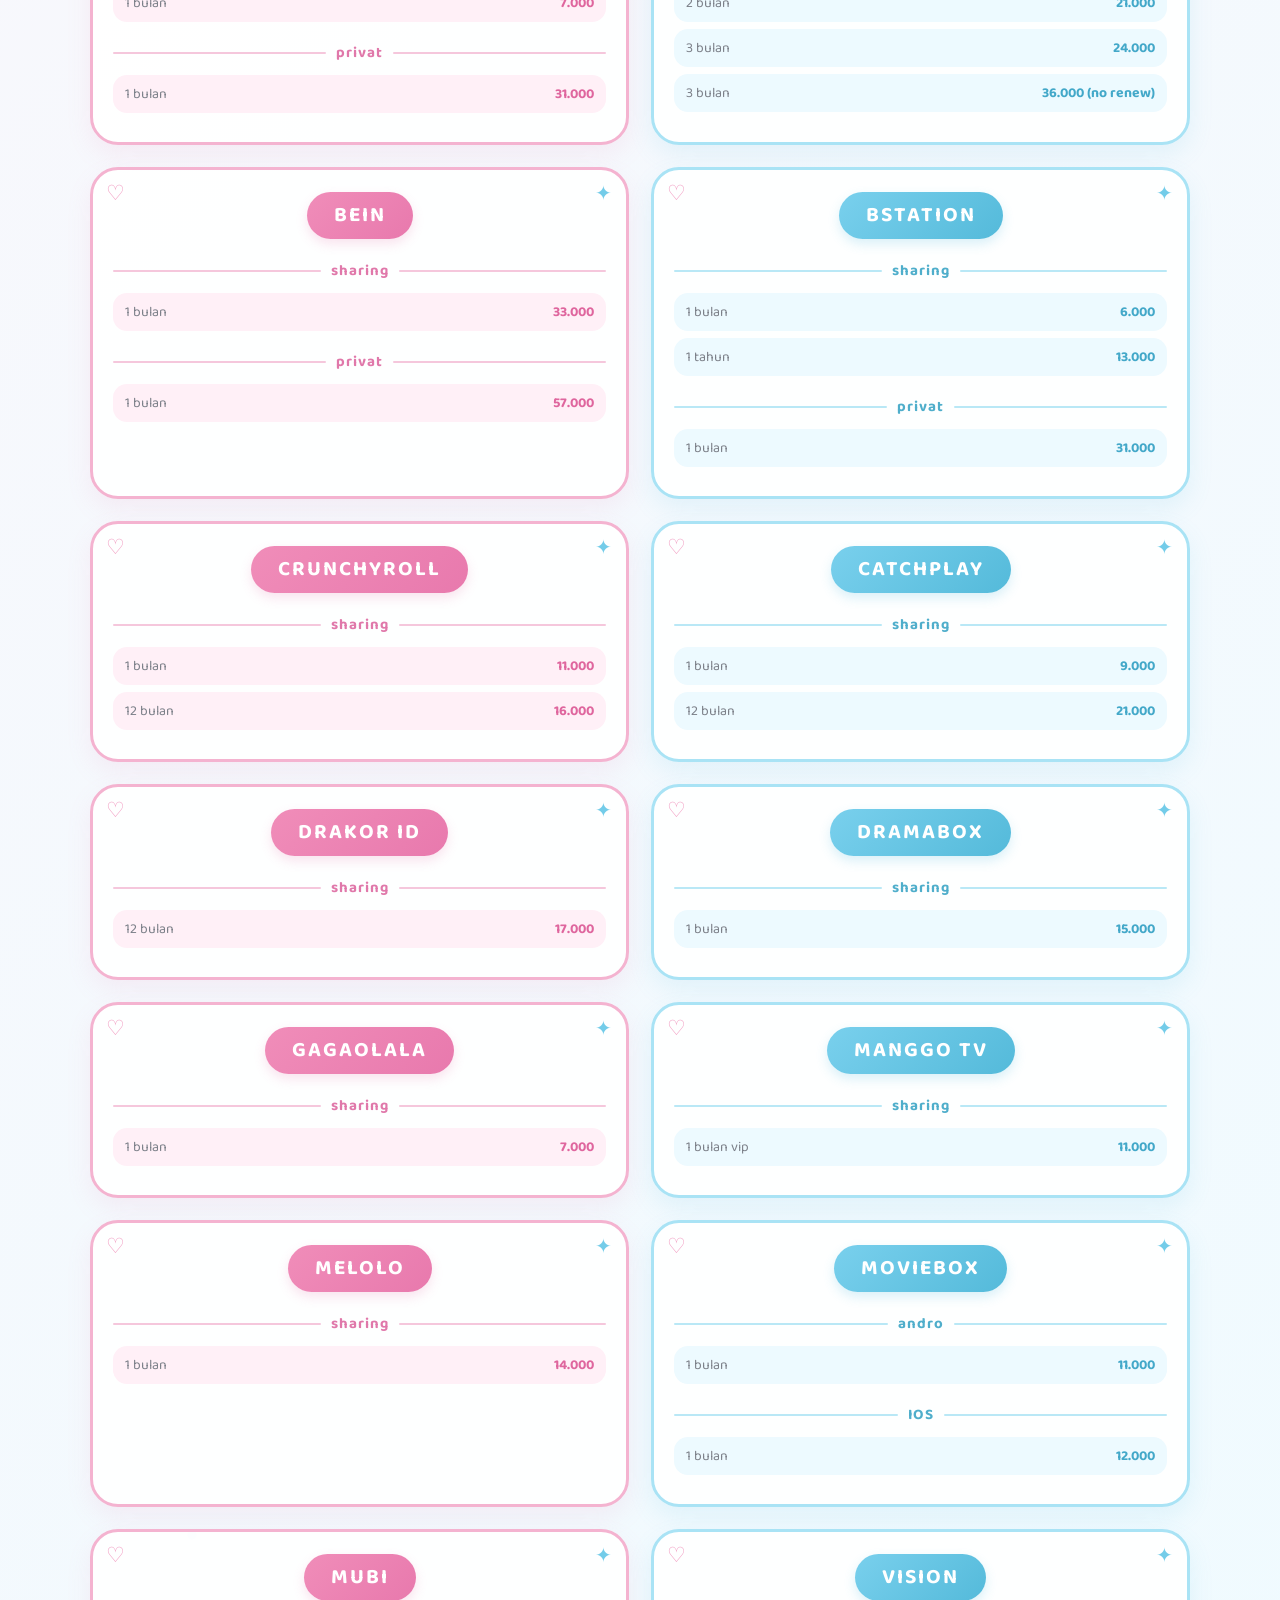
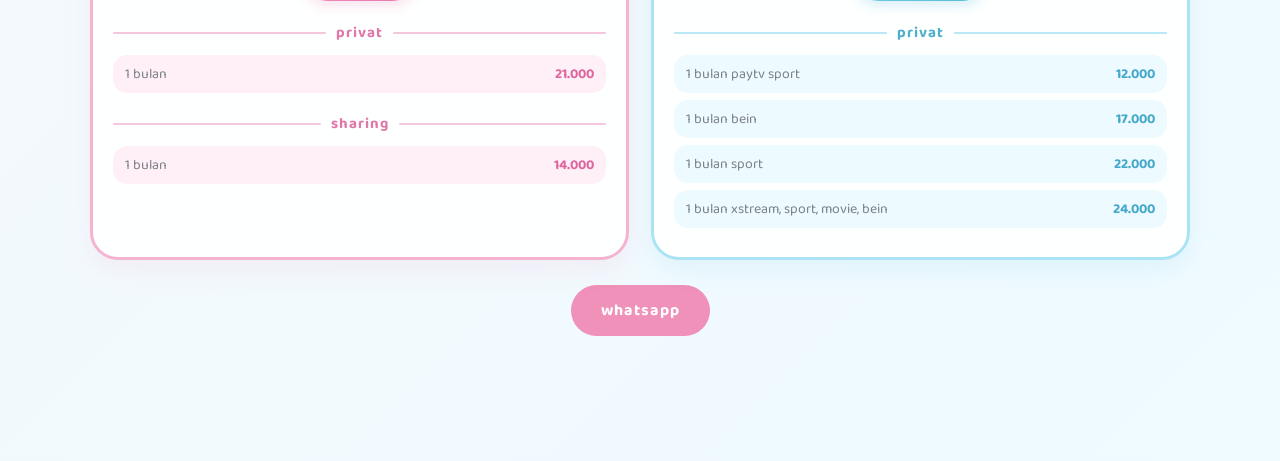
<file: streaming.html>
<!DOCTYPE html>
<html lang="id">
<head>
  <meta charset="UTF-8">
  <meta name="viewport" content="width=device-width, initial-scale=1.0">

  <title>Price List Streaming</title>

  <link rel="stylesheet" href="style.css">
</head>

<body>

<header> 
  <a href="index.html" class="back">← kembali</a>

  <h1>Price list</h1>
  <h2>streaming</h2>

</header>

<main class="container">

    <!-- NETFLIX -->
    <section class="card netflix">
      <h3>NETFLIX</h3>

      <div class="category">1P1U</div>

      <div class="item">
        <span>1 hari</span>
        <b>3.000</b>
      </div>

      <div class="item">
        <span>3 hari</span>
        <b>7.000</b>
      </div>

       <div class="item">
        <span>7 hari</span>
        <b>11.000</b>
      </div>

       <div class="item">
        <span>1 bulan</span>
        <b>33.000</b>
      </div>

      <div class="category">1P2U</div>

       <div class="item">
        <span>7 hari</span>
        <b>9.000</b>
      </div>

       <div class="item">
        <span>1 bulan</span>
        <b>18.000</b>
      </div>

      <div class="category">semi privat</div>

       <div class="item">
        <span>1 bulan</span>
        <b>38.000</b>
      </div>

       <div class="category">anti limit</div>

      <div class="item">
        <span>1 hari</span>
        <b>5.000</b>
      </div>

      <div class="item">
        <span>3 hari</span>
        <b>9.000</b>
      </div>

      <div class="item">
        <span>7 hari</span>
        <b>16.000</b>
      </div>

      <div class="item">
        <span>1 bulan</span>
        <b>41.000</b>
      </div>
    </section>

    <!-- VIDIO -->
    <section class="card vidio">
      <h3>VIDIO</h3>

      <div class="category">harian privat alldev</div>

      <div class="item">
        <span>7 hari</span>
        <b>19.000</b>
      </div>

      <div class="category">privat platinum</div>

      <div class="item">
        <span>1 bulan tv only</span>
        <b>11.000</b>
      </div>

      <div class="item">
        <span>1 bulan mobile</span>
        <b>36.000</b>
      </div>

      <div class="item">
        <span>1 bulan alldev</span>
        <b>46.000</b>
      </div>

      <div class="category">privat 2U platinum</div>

      <div class="item">
        <span>1 bulan mobile</span>
        <b>23.000</b>
      </div>

      <div class="item">
        <span>1 bulan alldev</span>
        <b>28.000</b>
      </div>

      <div class="category">privat platinum extra</div>

      <div class="item">
        <span>1 bulan BWF + SPOTV alldev</span>
        <b>46.000</b>
      </div>

      <div class="item">
        <span>1 bulan F1 + liga italia alldev</span>
        <b>46.000</b>
      </div>

      <div class="item">
        <span>1 bulan mobile platinum extra</span>
        <b>59.000</b>
      </div>

      <div class="item">
        <span>1 bulan alldev platinum extra</span>
        <b>71.000</b>
      </div>
      
      <div class="category">privat ultimate</div>

      <div class="item">
        <span>7 hari ultimate alldev</span>
        <b>81.000</b>
      </div>

      <div class="item">
        <span>1 bulan diamond mobile</span>
        <b>101.000</b>
      </div>

      <div class="item">
        <span>1 bulan diamond alldev</span>
        <b>141.000</b>
      </div>

      <div class="item">
        <span>1 bulan alldev ultimate</span>
        <b>151.000</b>
      </div>
    </section>

    <!-- DISNEY -->
    <section class="card disney">
      <h3>DISNEY</h3>

       <div class="category">sharing premium 6u</div>
      
      <div class="item">
        <span>1 hari</span>
        <b>3.000</b>
      </div>

      <div class="item">
        <span>3 hari</span>
        <b>6.000</b>
      </div>
      
      <div class="item">
        <span>7 hari</span>
        <b>11.000</b>
      </div>

      <div class="item">
        <span>1 bulan</span>
        <b>26.000</b>
      </div>
      
      <div class="category">privat</div>

      <div class="item">
        <span>1 bulan basic</span>
        <b>86.000</b>
      </div>

      <div class="item">
        <span>1 bulan premium</span>
        <b>136.000</b>
      </div>
    </section>

    <!-- AMAZON PRIME -->
    <section class="card amazon prime">
      <h3>AMAZON PRIME</h3>

      <div class="category">sharing 4u</div>

      <div class="item">
        <span>1 hari</span>
        <b>3.000</b>
      </div>

      <div class="item">
        <span>3 hari</span>
        <b>4.000</b>
      </div>

      <div class="item">
        <span>7 hari</span>
        <b>6.000</b>
      </div>

      <div class="item">
        <span>1 bulan</span>
        <b>8.000</b>
      </div>

      <div class="category">anlim 3u</div>

      <div class="item">
        <span>1 bulan</span>
        <b>10.000</b>
      </div>

      <div class="category">privat</div>

      <div class="item">
        <span>1 bulan</span>
        <b>13.000</b>
      </div>
    </section>

    <!-- HBO -->
    <section class="card hbo">
      <h3>HBO</h3>

      <div class="category">standart</div>

      <div class="item">
        <span>1 bulan 5u</span>
        <b>17.000</b>
      </div>

      <div class="item">
        <span>1 bulan privat</span>
        <b>66.000</b>
      </div>

      <div class="category">ultimate</div>

      <div class="item">
        <span>1 bulan 8u</span>
        <b>19.000</b>
      </div>

      <div class="item">
        <span>1 bulan privat 5u</span>
        <b>21.000</b>
      </div>

      <div class="item">
        <span>1 bulan privat</span>
        <b>91.000</b>
      </div>
    </section>

    <!-- IQIYI -->
    <section class="card iqiyi">
      <h3>IQIYI</h3>

      <div class="category">standart</div>

      <div class="item">
        <span>1 bulan 6u</span>
        <b>6.000</b>
      </div>

      <div class="item">
        <span>12 bulan 6u</span>
        <b>14.000</b>
      </div>

      <div class="item">
        <span>1 bulan privat</span>
        <b>31.000</b>
      </div>

      <div class="category">premium</div>

      <div class="item">
        <span>1 bulan 6u</span>
        <b>7.000</b>
      </div>
      
      <div class="item">
        <span>1 bulan anlim</span>
        <b>15.000</b>
      </div>

      <div class="item">
        <span>12 bulan 6u</span>
        <b>17.000</b>
      </div>

      <div class="item">
        <span>1 bulan privat</span>
        <b>36.000</b>
      </div>
    </section>

    <!-- LOKLOK -->
    <section class="card loklok">
      <h3>LOKLOK</h3>

      <div class="category">basic</div>

      <div class="item">
        <span>1 bulan 4u</span>
        <b>16.000</b>
      </div>

      <div class="item">
        <span>1 bulan priv</span>
        <b>51.000</b>
      </div>

       <div class="category">standart</div>

      <div class="item">
        <span>1 bulan 5u</span>
        <b>19.000</b>
      </div>

      <div class="item">
        <span>1 bulan priv</span>
        <b>71.000</b>
      </div>
    </section>

    <!-- VIU -->
    <section class="card viu">
      <h3>VIU</h3>

      <div class="category">privat anti limit</div>

      <div class="item">
        <span>1 bulan</span>
        <b>4.000</b>
      </div>

      <div class="item">
        <span>2 bulan</span>
        <b>5.000</b>
      </div>

      <div class="item">
        <span>3 bulan</span>
        <b>6.000</b>
      </div>

      <div class="item">
        <span>6 bulan</span>
        <b>8.000</b>
      </div>

      <div class="item">
        <span>12 bulan</span>
        <b>9.000</b>
      </div>

      <div class="item">
        <span>lifetime</span>
        <b>15.000</b>
      </div>
    </section>

    <!-- WETV -->
    <section class="card wetv">
      <h3>WETV</h3>

      <div class="category">sharing 3u</div>

       <div class="item">
        <span>1 hari</span>
        <b>3.000</b>
      </div>

       <div class="item">
        <span>3 hari</span>
        <b>5.000</b>
      </div>

       <div class="item">
        <span>7 hari</span>
        <b>9.000</b>
      </div>

       <div class="item">
        <span>1 bulan</span>
        <b>15.000</b>
      </div>

      <div class="category">sharing 6u</div>
      
      <div class="item">
        <span>1 bulan</span>
        <b>7.000</b>
      </div>

      <div class="category">privat</div>

      <div class="item">
        <span>1 bulan</span>
        <b>31.000</b>
      </div>
    </section>

    <!-- YOUTUBE -->
    <section class="card youtube">
      <h3>YOUTUBE</h3>

      <div class="category">famplan</div>

      <div class="item">
        <span>1 bulan</span>
        <b>9.000</b>
      </div>

      <div class="item">
        <span>2 bulan</span>
        <b>14.000</b>
      </div>

      <div class="item">
        <span>3 bulan</span>
        <b>16.500</b>
      </div>

      <div class="category">indplan</div>

      <div class="item">
        <span>1 bulan</span>
        <b>16.000</b>
      </div>

      <div class="item">
        <span>2 bulan</span>
        <b>21.000</b>
      </div>

      <div class="item">
        <span>3 bulan</span>
        <b>24.000</b>
      </div>

      <div class="item">
        <span>3 bulan</span>
        <b>36.000 (no renew)</b>
      </div>
    </section>

    <!-- BEIN -->
    <section class="card bein">
      <h3>BEIN</h3>

      <div class="category">sharing</div>

      <div class="item">
        <span>1 bulan</span>
        <b>33.000</b>
      </div>

      <div class="category">privat</div>

      <div class="item">
        <span>1 bulan</span>
        <b>57.000</b>
      </div>
    </section>

    <!-- BSTATION -->
    <section class="card bstation">
      <h3>BSTATION</h3>

      <div class="category">sharing</div>

      <div class="item">
        <span>1 bulan</span>
        <b>6.000</b>
      </div>

      <div class="item">
        <span>1 tahun</span>
        <b>13.000</b>
      </div>

      <div class="category">privat</div>

      <div class="item">
        <span>1 bulan</span>
        <b>31.000</b>
      </div>
    </section>

    <!-- CRUNCHYROL -->
    <section class="card crunchyroll">
      <h3>CRUNCHYROLL</h3>

      <div class="category">sharing</div>

      <div class="item">
        <span>1 bulan</span>
        <b>11.000</b>
      </div>

      <div class="item">
        <span>12 bulan</span>
        <b>16.000</b>
      </div>
    </section>

    <!-- CATCHPLAY -->
    <section class="card catchplay">
      <h3>CATCHPLAY</h3>

      <div class="category">sharing</div>

       <div class="item">
        <span>1 bulan</span>
        <b>9.000</b>
      </div>

      <div class="item">
        <span>12 bulan</span>
        <b>21.000</b>
      </div>
    </section>

    <!-- DRAKOR ID -->
    <section class="card drakor id">
      <h3>DRAKOR ID</h3>

      <div class="category">sharing</div>

       <div class="item">
        <span>12 bulan</span>
        <b>17.000</b>
      </div>
    </section>

    <!-- DRAMABOX -->
    <section class="card dramabox">
      <h3>DRAMABOX</h3>

      <div class="category">sharing</div>

       <div class="item">
        <span>1 bulan</span>
        <b>15.000</b>
      </div>
    </section>

    <!-- GAGAOLALA -->
    <section class="card gagaolala">
      <h3>GAGAOLALA</h3>

      <div class="category">sharing</div>

      <div class="item">
        <span>1 bulan</span>
        <b>7.000</b>
      </div>
    </section>
    
    <!-- MANGGO TV -->
    <section class="card manggotv">
      <h3>MANGGO TV</h3>

      <div class="category">sharing</div>

      <div class="item">
        <span>1 bulan vip</span>
        <b>11.000</b>
      </div>
    </section>

    <!-- MELOLO -->
    <section class="card melolo">
      <h3>MELOLO</h3>

      <div class="category">sharing</div>

      <div class="item">
        <span>1 bulan</span>
        <b>14.000</b>
      </div>
    </section>

    <!-- MOVIEBOX -->
    <section class="card moviebox">
      <h3>MOVIEBOX</h3>

      <div class="category">andro</div>

      <div class="item">
        <span>1 bulan</span>
        <b>11.000</b>
      </div>

      <div class="category">IOS</div>

     <div class="item">
        <span>1 bulan</span>
        <b>12.000</b>
      </div>
    </section>

    <!-- MUBI -->
    <section class="card mubi">
      <h3>MUBI</h3>

      <div class="category">privat</div>

      <div class="item">
        <span>1 bulan</span>
        <b>21.000</b>
      </div>

      <div class="category">sharing</div>

      <div class="item">
        <span>1 bulan</span>
        <b>14.000</b>
      </div>
    </section>

    <!-- VISION -->
    <section class="card vision">
      <h3>VISION</h3>

      <div class="category">privat</div>

       <div class="item">
        <span>1 bulan paytv sport</span>
        <b>12.000</b>
      </div>

       <div class="item">
        <span>1 bulan bein</span>
        <b>17.000</b>
      </div>

       <div class="item">
        <span>1 bulan sport</span>
        <b>22.000</b>
      </div>

       <div class="item">
        <span>1 bulan xstream, sport, movie, bein</span>
        <b>24.000</b>
      </div>
    </section>

  </main>

  <footer>

  <a href="https://wa.me/6289529117988" class="wa">
    whatsapp
  </a>

  </footer>

</body>
</html>
</file>
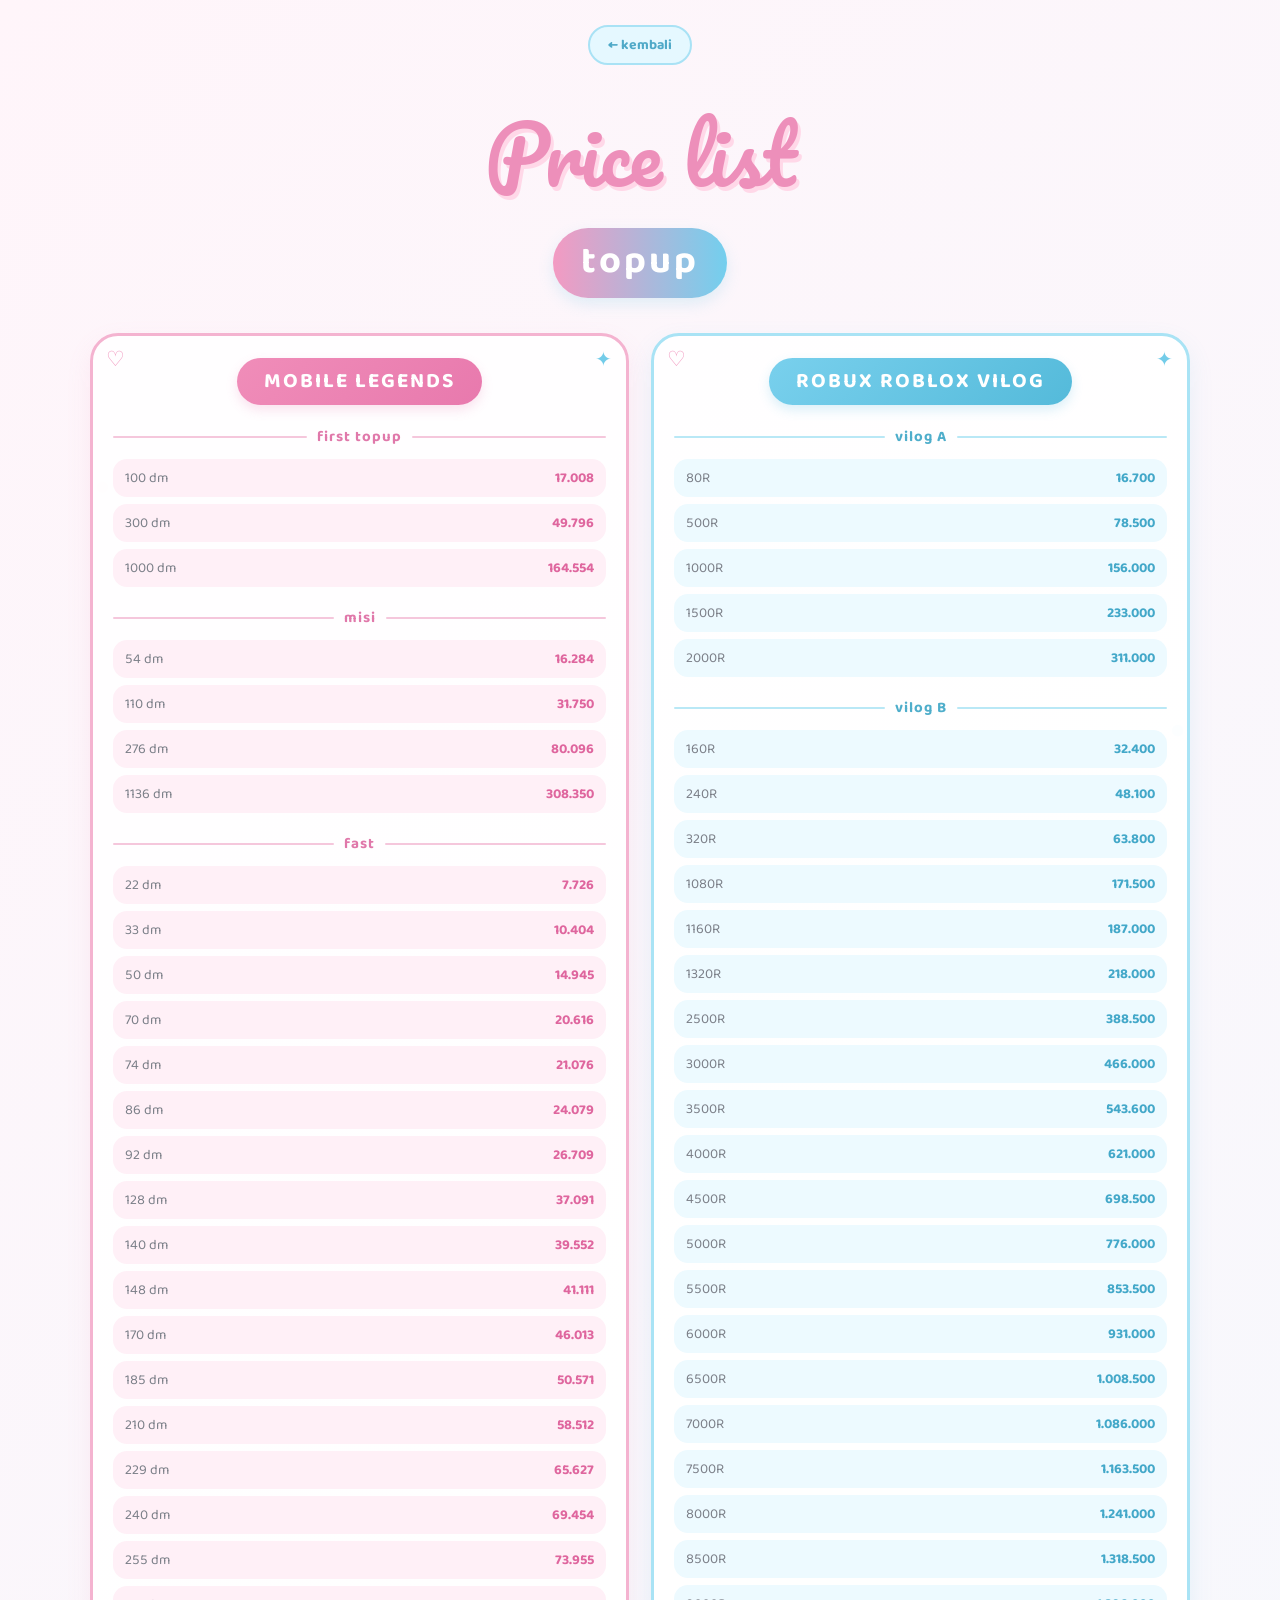
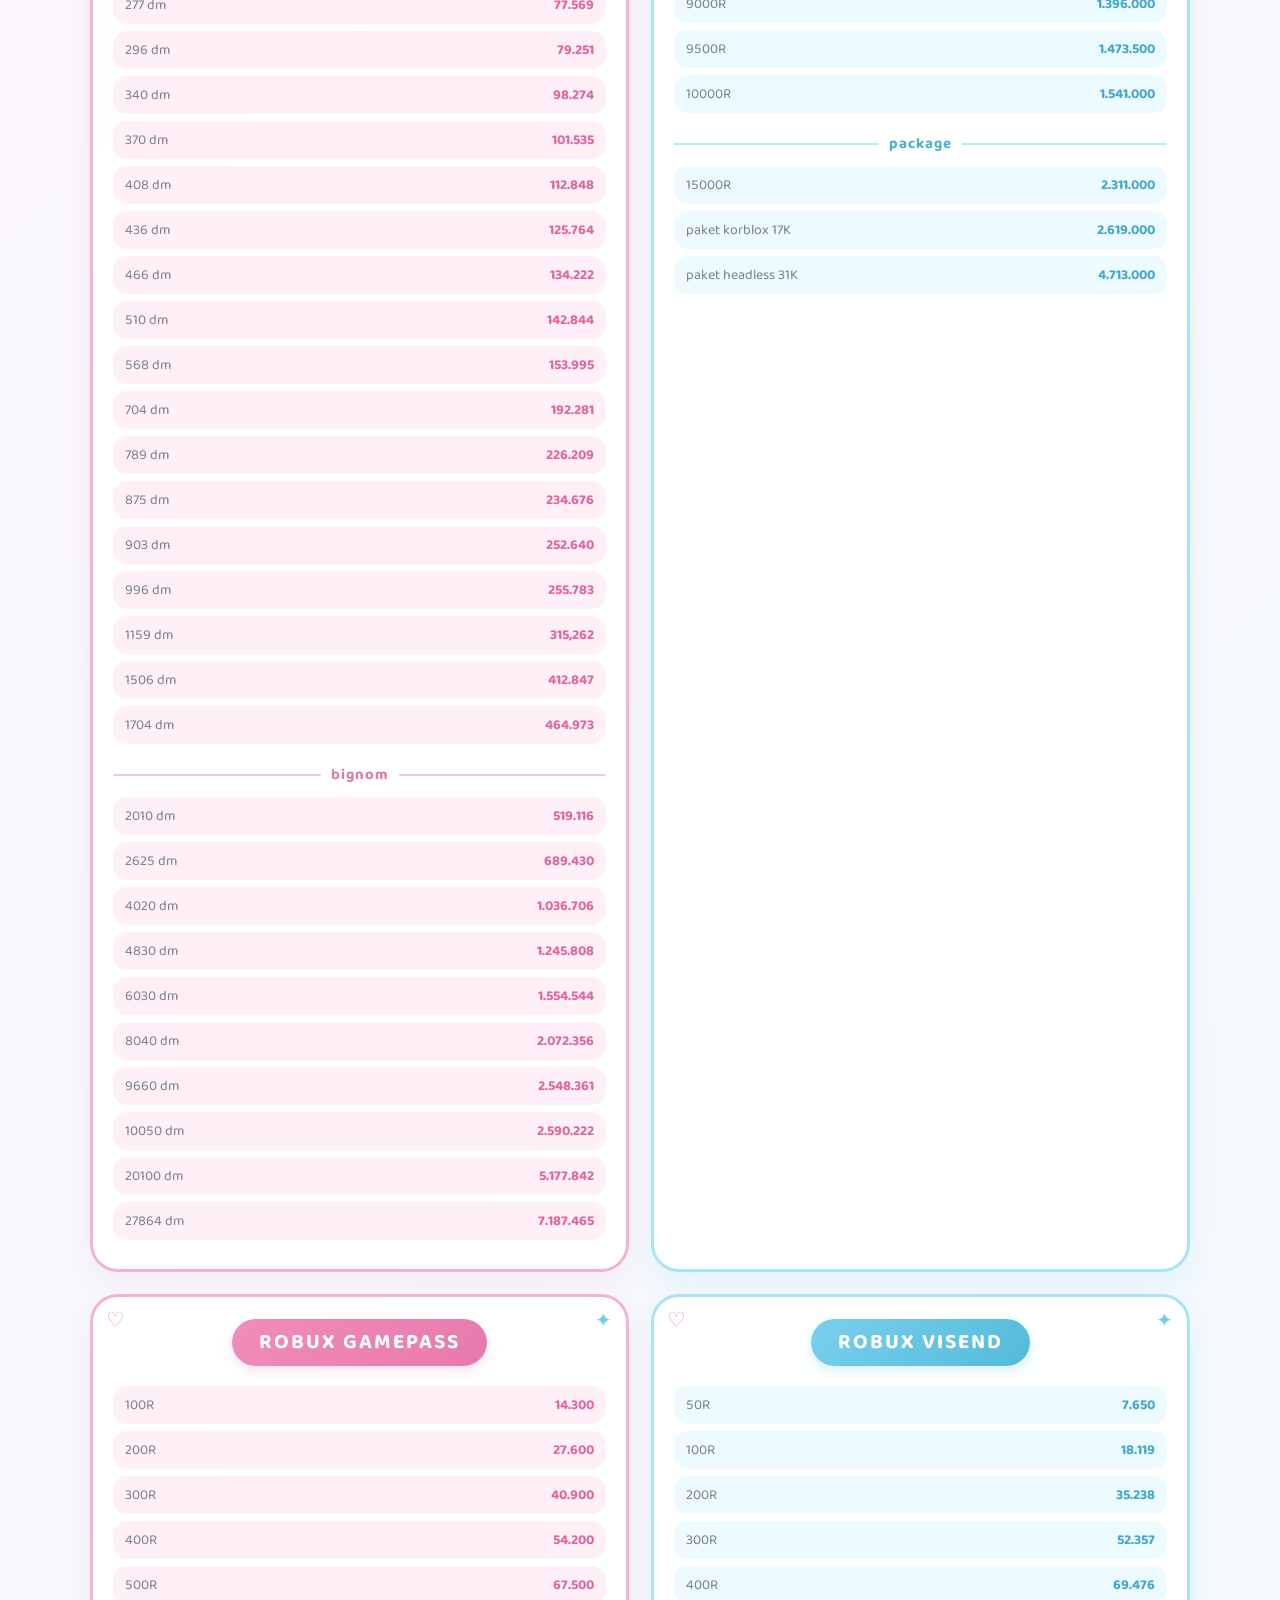
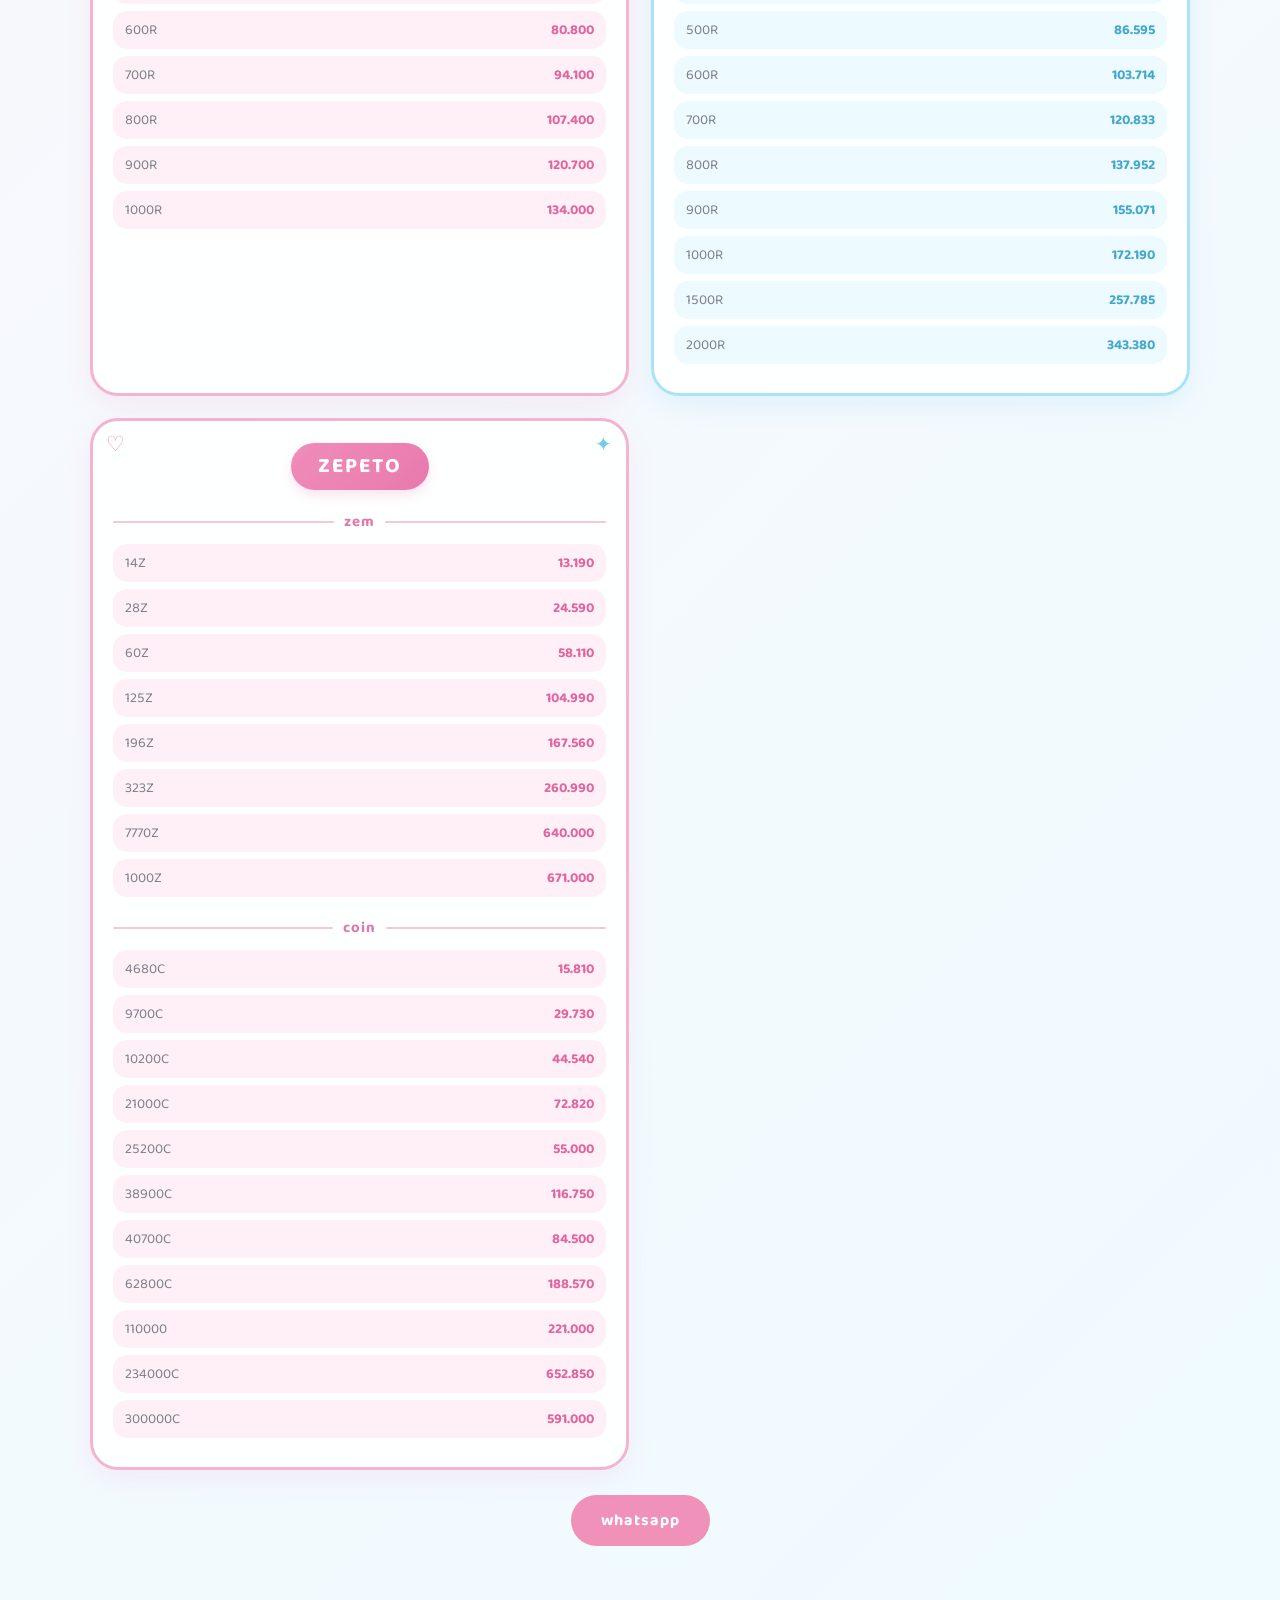
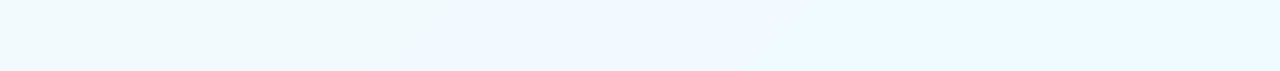
<file: topup.html>
<!DOCTYPE html>
<html lang="id">

<head>
  <meta charset="UTF-8">
  <meta name="viewport" content="width=device-width, initial-scale=1.0">

  <title>Price list Topup</title>

  <link rel="stylesheet" href="style.css">
</head>

<body>

<header>

  <a href="index.html" class="back">← kembali</a>

  <h1>Price list</h1>
  <h2>topup</h2>

  </header>


<main class="container">

  <!-- MOBILE LEGEND -->
  <section class="card mobile legend">
    <h3>MOBILE LEGENDS</h3>

    <div class="category">first topup</div>

    <div class="item">
      <span>100 dm</span>
      <b>17.008</b>
    </div>

    <div class="item">
      <span>300 dm</span>
      <b>49.796</b>
    </div>

    <div class="item">
      <span>1000 dm</span>
      <b>164.554</b>
    </div>
    
    <div class="category">misi</div>
    
    <div class="item">
      <span>54 dm</span>
      <b>16.284</b>
    </div>
    
    <div class="item">
      <span>110 dm</span>
      <b>31.750</b>
    </div>

    <div class="item">
      <span>276 dm</span>
      <b>80.096</b>
    </div>

    <div class="item">
      <span>1136 dm</span>
      <b>308.350</b>
    </div>

    <div class="category">fast</div>

    <div class="item">
      <span>22 dm</span>
      <b>7.726</b>
    </div>

    <div class="item">
      <span>33 dm</span>
      <b>10.404</b>
    </div>

    <div class="item">
      <span>50 dm</span>
      <b>14.945</b>
    </div>

    <div class="item">
      <span>70 dm</span>
      <b>20.616</b>
    </div>

    <div class="item">
      <span>74 dm</span>
      <b>21.076</b>
    </div>

    <div class="item">
      <span>86 dm</span>
      <b>24.079</b>
    </div>

    <div class="item">
      <span>92 dm</span>
      <b>26.709</b>
    </div>

    <div class="item">
      <span>128 dm</span>
      <b>37.091</b>
    </div>

    <div class="item">
      <span>140 dm</span>
      <b>39.552</b>
    </div>

    <div class="item">
      <span>148 dm</span>
      <b>41.111</b>
    </div>

    <div class="item">
      <span>170 dm</span>
      <b>46.013</b>
    </div>

    <div class="item">
      <span>185 dm</span>
      <b>50.571</b>
    </div>

    <div class="item">
      <span>210 dm</span>
      <b>58.512</b>
    </div>

    <div class="item">
      <span>229 dm</span>
      <b>65.627</b>
    </div>

    <div class="item">
      <span>240 dm</span>
      <b>69.454</b>
    </div>

    <div class="item">
      <span>255 dm</span>
      <b>73.955</b>
    </div>

    <div class="item">
      <span>277 dm</span>
      <b>77.569</b>
    </div>

    <div class="item">
      <span>296 dm</span>
      <b>79.251</b>
    </div>

    <div class="item">
      <span>340 dm</span>
      <b>98.274</b>
    </div>

    <div class="item">
      <span>370 dm</span>
      <b>101.535</b>
    </div>

    <div class="item">
      <span>408 dm</span>
      <b>112.848</b>
    </div>

    <div class="item">
      <span>436 dm</span>
      <b>125.764</b>
    </div>

    <div class="item">
      <span>466 dm</span>
      <b>134.222</b>
    </div>

    <div class="item">
      <span>510 dm</span>
      <b>142.844</b>
    </div>

    <div class="item">
      <span>568 dm</span>
      <b>153.995</b>
    </div>

    <div class="item">
      <span>704 dm</span>
      <b>192.281</b>
    </div>

    <div class="item">
      <span>789 dm</span>
      <b>226.209</b>
    </div>

    <div class="item">
      <span>875 dm</span>
      <b>234.676</b>
    </div>

    <div class="item">
      <span>903 dm</span>
      <b>252.640</b>
    </div>

    <div class="item">
      <span>996 dm</span>
      <b>255.783</b>
    </div>

    <div class="item">
      <span>1159 dm</span>
      <b>315,262</b>
    </div>

    <div class="item">
      <span>1506 dm</span>
      <b>412.847</b>
    </div>

    <div class="item">
      <span>1704 dm</span>
      <b>464.973</b>
    </div>

    <div class="category">bignom</div>

    <div class="item">
      <span>2010 dm</span>
      <b>519.116</b>
    </div>

    <div class="item">
      <span>2625 dm</span>
      <b>689.430</b>
    </div>

    <div class="item">
      <span>4020 dm</span>
      <b>1.036.706</b>
    </div>

    <div class="item">
      <span>4830 dm</span>
      <b>1.245.808</b>
    </div>

    <div class="item">
      <span>6030 dm</span>
      <b>1.554.544</b>
    </div>

    <div class="item">
      <span>8040 dm</span>
      <b>2.072.356</b>
    </div>

    <div class="item">
      <span>9660 dm</span>
      <b>2.548.361</b>
    </div>

    <div class="item">
      <span>10050 dm</span>
      <b>2.590.222</b>
    </div>

    <div class="item">
      <span>20100 dm</span>
      <b>5.177.842</b>
    </div>

    <div class="item">
      <span>27864 dm</span>
      <b>7.187.465</b>
    </div>
  </section>

  <!-- ROBUX ROBLOX VILOG -->
  <section class="card robux roblox vilog">
    <h3>ROBUX ROBLOX VILOG</h3>

    <div class="category">vilog A</div>

    <div class="item">
      <span>80R</span>
      <b>16.700</b>
    </div>

    <div class="item">
      <span>500R</span>
      <b>78.500</b>
    </div>

    <div class="item">
      <span>1000R</span>
      <b>156.000</b>
    </div>

    <div class="item">
      <span>1500R</span>
      <b>233.000</b>
    </div>

    <div class="item">
      <span>2000R</span>
      <b>311.000</b>
    </div>

    <div class="category">vilog B</div>

    <div class="item">
      <span>160R</span>
      <b>32.400</b>
    </div>

    <div class="item">
      <span>240R</span>
      <b>48.100</b>
    </div>

    <div class="item">
      <span>320R</span>
      <b>63.800</b>
    </div>

    <div class="item">
      <span>1080R</span>
      <b>171.500</b>
    </div>

    <div class="item">
      <span>1160R</span>
      <b>187.000</b>
    </div>

    <div class="item">
      <span>1320R</span>
      <b>218.000</b>
    </div>

    <div class="item">
      <span>2500R</span>
      <b>388.500</b>
    </div>

    <div class="item">
      <span>3000R</span>
      <b>466.000</b>
    </div>

    <div class="item">
      <span>3500R</span>
      <b>543.600</b>
    </div>

    <div class="item">
      <span>4000R</span>
      <b>621.000</b>
    </div>

    <div class="item">
      <span>4500R</span>
      <b>698.500</b>
    </div>

    <div class="item">
      <span>5000R</span>
      <b>776.000</b>
    </div>

    <div class="item">
      <span>5500R</span>
      <b>853.500</b>
    </div>

    <div class="item">
      <span>6000R</span>
      <b>931.000</b>
    </div>

    <div class="item">
      <span>6500R</span>
      <b>1.008.500</b>
    </div>

    <div class="item">
      <span>7000R</span>
      <b>1.086.000</b>
    </div>

    <div class="item">
      <span>7500R</span>
      <b>1.163.500</b>
    </div>

    <div class="item">
      <span>8000R</span>
      <b>1.241.000</b>
    </div>

    <div class="item">
      <span>8500R</span>
      <b>1.318.500</b>
    </div>

    <div class="item">
      <span>9000R</span>
      <b>1.396.000</b>
    </div>

    <div class="item">
      <span>9500R</span>
      <b>1.473.500</b>
    </div>

    <div class="item">
      <span>10000R</span>
      <b>1.541.000</b>
    </div>

    <div class="category">package</div>

    <div class="item">
      <span>15000R</span>
      <b>2.311.000</b>
    </div>

    <div class="item">
      <span>paket korblox 17K</span>
      <b>2.619.000</b>
    </div>

    <div class="item">
      <span>paket headless 31K</span>
      <b>4.713.000</b>
    </div>
  </section>

  <!-- ROBUX GAMEPASS -->
  <section class="card robux gamepass">
    <h3>ROBUX GAMEPASS</h3>

    <div class="item">
      <span>100R</span>
      <b>14.300</b>
    </div>

    <div class="item">
      <span>200R</span>
      <b>27.600</b>
    </div>

    <div class="item">
      <span>300R</span>
      <b>40.900</b>
    </div>

    <div class="item">
      <span>400R</span>
      <b>54.200</b>
    </div>

    <div class="item">
      <span>500R</span>
      <b>67.500</b>
    </div>

    <div class="item">
      <span>600R</span>
      <b>80.800</b>
    </div>

    <div class="item">
      <span>700R</span>
      <b>94.100</b>
    </div>

    <div class="item">
      <span>800R</span>
      <b>107.400</b>
    </div>

    <div class="item">
      <span>900R</span>
      <b>120.700</b>
    </div>

    <div class="item">
      <span>1000R</span>
      <b>134.000</b>
    </div>
  </section>

  <!-- ROBUX VISEND -->
  <section class="card robux visend">
    <h3>ROBUX VISEND</h3>

    <div class="item">
      <span>50R</span>
      <b>7.650</b>
    </div>

    <div class="item">
      <span>100R</span>
      <b>18.119</b>
    </div>

    <div class="item">
      <span>200R</span>
      <b>35.238</b>
    </div>

    <div class="item">
      <span>300R</span>
      <b>52.357</b>
    </div>

    <div class="item">
      <span>400R</span>
      <b>69.476</b>
    </div>

    <div class="item">
      <span>500R</span>
      <b>86.595</b>
    </div>

    <div class="item">
      <span>600R</span>
      <b>103.714</b>
    </div>

    <div class="item">
      <span>700R</span>
      <b>120.833</b>
    </div>

    <div class="item">
      <span>800R</span>
      <b>137.952</b>
    </div>

    <div class="item">
      <span>900R</span>
      <b>155.071</b>
    </div>

    <div class="item">
      <span>1000R</span>
      <b>172.190</b>
    </div>

    <div class="item">
      <span>1500R</span>
      <b>257.785</b>
    </div>

    <div class="item">
      <span>2000R</span>
      <b>343.380</b>
    </div>
  </section>

  <!-- ZEPETO -->
  <section class="card zepeto">
    <h3>ZEPETO</h3>

    <div class="category">zem</div>

    <div class="item">
      <span>14Z</span>
      <b>13.190</b>
    </div>

    <div class="item">
      <span>28Z</span>
      <b>24.590</b>
    </div>

    <div class="item">
      <span>60Z</span>
      <b>58.110</b>
    </div>

    <div class="item">
      <span>125Z</span>
      <b>104.990</b>
    </div>

    <div class="item">
      <span>196Z</span>
      <b>167.560</b>
    </div>

    <div class="item">
      <span>323Z</span>
      <b>260.990</b>
    </div>

    <div class="item">
      <span>7770Z</span>
      <b>640.000</b>
    </div>

    <div class="item">
      <span>1000Z</span>
      <b>671.000</b>
    </div>

    <div class="category">coin</div>

    <div class="item">
      <span>4680C</span>
      <b>15.810</b>
    </div>

    <div class="item">
      <span>9700C</span>
      <b>29.730</b>
    </div>

    <div class="item">
      <span>10200C</span>
      <b>44.540</b>
    </div>

    <div class="item">
      <span>21000C</span>
      <b>72.820</b>
    </div>

    <div class="item">
      <span>25200C</span>
      <b>55.000</b>
    </div>

    <div class="item">
      <span>38900C</span>
      <b>116.750</b>
    </div>

    <div class="item">
      <span>40700C</span>
      <b>84.500</b>
    </div>

    <div class="item">
      <span>62800C</span>
      <b>188.570</b>
    </div>

    <div class="item">
      <span>110000</span>
      <b>221.000</b>
    </div>

    <div class="item">
      <span>234000C</span>
      <b>652.850</b>
    </div>

    <div class="item">
      <span>300000C</span>
      <b>591.000</b>
    </div>
  </section>
</main>

  <footer>

  <a href="https://wa.me/6289529117988" class="wa">
    whatsapp
  </a>

  </footer>


</body>
</html>
</file>
<file: style.css>
@import url('https://fonts.googleapis.com/css2?family=Baloo+2:wght@400;500;600;700&family=Pacifico&display=swap');

* {
    box-sizing: border-box;
}

html {
    scroll-behavior: smooth;
}

body {
    margin: 0;
    padding: 25px 15px 60px;

    background:
        radial-gradient(circle at 8% 10%, #ffd6e8 0 5px, transparent 6px),
        radial-gradient(circle at 92% 15%, #bdefff 0 5px, transparent 6px),
        radial-gradient(circle at 15% 90%, #bdefff 0 4px, transparent 5px),
        linear-gradient(135deg, #fff5fa, #effbff);

    color: #6b7280;
    font-family: "Baloo 2", sans-serif;
}


/* =================================
   HEADER
================================= */

header {
    text-align: center;
    margin-bottom: 35px;
    position: relative;
}

header h1,
.home-header h1 {
    margin: 0;

    font-family: "Pacifico", cursive;
    font-size: clamp(52px, 8vw, 80px);
    font-weight: 400;

    color: #ed8fba;

    text-shadow:
        3px 4px 0 #ffd8e8;
}

header h2,
.home-header h2 {
    display: inline-block;

    margin: 5px 0 0;
    padding: 3px 28px 6px;

    font-size: clamp(25px, 4vw, 38px);
    font-weight: 700;

    letter-spacing: 3px;

    color: white;

    background: linear-gradient(
        90deg,
        #f39ac2,
        #73cfee
    );

    border-radius: 40px;

    box-shadow:
        0 6px 15px rgba(105, 200, 230, .20);
}

.decor {
    margin-top: 12px;

    color: #72c9e8;

    font-size: 22px;

    letter-spacing: 9px;
}


/* =================================
   BACK BUTTON
================================= */

.back {
    display: inline-block;

    margin-bottom: 18px;

    padding: 7px 18px;

    border-radius: 30px;

    background: #e5f8ff;

    border: 2px solid #a9e2f5;

    color: #4fa9c8;

    text-decoration: none;

    font-size: 14px;
    font-weight: 700;

    transition: .2s;
}

.back:hover {
    transform: translateY(-2px);
}


/* =================================
   PRICELIST CONTAINER
================================= */

.container {
    width: 100%;
    max-width: 1100px;

    margin: auto;

    display: grid;

    grid-template-columns:
        repeat(2, minmax(0, 1fr));

    gap: 22px;
}


/* =================================
   CARD
================================= */

.card,
section {
    position: relative;

    background: rgba(255, 255, 255, .95);

    border: 3px solid #f4b3d0;

    border-radius: 28px;

    padding: 22px 20px;

    box-shadow:
        0 10px 25px rgba(235, 140, 180, .12);

    overflow: hidden;

    transition: .25s ease;
}

.card:nth-child(even),
section:nth-child(even) {
    border-color: #a9e3f5;

    box-shadow:
        0 10px 25px rgba(90, 190, 225, .12);
}

.card:hover,
section:hover {
    transform: translateY(-4px);
}


/* =================================
   CARD DECORATION
================================= */

.card::before,
section::before {
    content: "♡";

    position: absolute;

    top: 7px;
    left: 13px;

    color: #f19ac0;

    font-size: 21px;
}

.card::after,
section::after {
    content: "✦";

    position: absolute;

    top: 8px;
    right: 14px;

    color: #73cce9;

    font-size: 20px;
}


/* =================================
   NAMA APLIKASI
================================= */

.card h3,
section h3 {
    display: table;

    margin: 0 auto 20px;

    padding: 6px 27px 7px;

    border-radius: 30px;

    font-size: 21px;

    font-weight: 700;

    letter-spacing: 2px;

    color: white;

    background:
        linear-gradient(
            135deg,
            #f08db9,
            #e879ad
        );

    box-shadow:
        0 5px 12px rgba(230, 115, 170, .20);
}

.card:nth-child(even) h3,
section:nth-child(even) h3 {
    background:
        linear-gradient(
            135deg,
            #79d0ed,
            #54bada
        );

    box-shadow:
        0 5px 12px rgba(70, 180, 220, .20);
}


/* =================================
   CATEGORY
================================= */

.category {
    display: flex;

    align-items: center;
    justify-content: center;

    gap: 10px;

    margin: 19px 0 10px;

    font-size: 15px;

    font-weight: 700;

    letter-spacing: 1px;

    color: #e078aa;
}

.category::before,
.category::after {
    content: "";

    flex: 1;

    height: 2px;

    border-radius: 10px;

    background: #f5c7dc;
}

.card:nth-child(even) .category,
section:nth-child(even) .category {
    color: #4faecb;
}

.card:nth-child(even) .category::before,
.card:nth-child(even) .category::after,
section:nth-child(even) .category::before,
section:nth-child(even) .category::after {
    background: #b9e8f6;
}


/* =================================
   PRICE ITEM
================================= */

.item {
    display: flex;

    align-items: center;

    justify-content: space-between;

    gap: 10px;

    margin: 7px 0;

    padding: 8px 12px;

    background: #fff0f7;

    border-radius: 14px;

    font-size: 14px;

    transition: .2s;
}

.card:nth-child(even) .item,
section:nth-child(even) .item {
    background: #edfaff;
}

.item:hover {
    transform: translateY(-2px);
}

.item span {
    min-width: 0;

    overflow: hidden;

    text-overflow: ellipsis;

    white-space: nowrap;

    color: #7b7f88;
}

.item b {
    white-space: nowrap;

    color: #df669e;

    font-weight: 700;
}

.card:nth-child(even) .item b,
section:nth-child(even) .item b {
    color: #43a8c9;
}


/* =================================
   HOME MENU
================================= */

.menu-container {
    width: 90%;

    max-width: 760px;

    margin: 35px auto;

    padding: 40px;

    background: rgba(255,255,255,.92);

    border: 3px solid #f2b5d2;

    border-radius: 35px;

    box-shadow:
        0 12px 30px rgba(230, 130, 180, .12);
}

.menu {
    display: block;

    text-align: center;

    text-decoration: none;

    padding: 19px;

    margin-bottom: 17px;

    border-radius: 50px;

    font-size: 22px;

    font-weight: 700;

    letter-spacing: 2px;

    color: #6f6470;

    transition: .25s ease;
}

.menu:last-child {
    margin-bottom: 0;
}


/* PINK MENU */

.menu.pink {
    background: linear-gradient(
        90deg,
        #ffe1ee,
        #ffd3e5
    );

    border: 2px solid #f4b0cf;
}


/* BLUE MENU */

.menu.purple {
    background: linear-gradient(
        90deg,
        #dff7ff,
        #c7effb
    );

    border: 2px solid #9fdef0;
}


/* kalau ada menu dengan class editing/education/music */

.menu.editing,
.menu.music {
    background: linear-gradient(
        90deg,
        #dff7ff,
        #c7effb
    );

    border: 2px solid #9fdef0;
}

.menu.education,
.menu.lain {
    background: linear-gradient(
        90deg,
        #ffe1ee,
        #ffd3e5
    );

    border: 2px solid #f4b0cf;
}

.menu:hover {
    transform: translateY(-3px) scale(1.01);
}


/* =================================
   CONTACT
================================= */

footer {
    text-align: center;

    padding: 20px 20px 60px;
}

.contact,
footer a {
    display: inline-block;

    padding: 13px 30px;

    margin: 5px 6px;

    border-radius: 40px;

    color: white;

    text-decoration: none;

    font-size: 16px;

    font-weight: 700;

    letter-spacing: 1px;

    transition: .2s;
}

.contact:hover,
footer a:hover {
    transform: translateY(-3px);
}


/* WHATSAPP */

.wa {
    background: #ef91b9 !important;
}


/* TELEGRAM */

.telegram {
    background: #64c5e5 !important;
}


/* =================================
   MOBILE
================================= */

@media (max-width: 600px) {

    body {
        padding: 18px 9px 40px;
    }

    header h1,
    .home-header h1 {
        font-size: 50px;
    }

    header h2,
    .home-header h2 {
        font-size: 26px;

        padding: 3px 22px 5px;

        letter-spacing: 2px;
    }


    /* TETAP 2 KOLOM DI HP */

    .container {
        grid-template-columns:
            repeat(2, minmax(0, 1fr));

        gap: 10px;
    }


    .card,
    section {
        padding: 16px 9px;

        border-radius: 20px;

        border-width: 2px;
    }


    .card h3,
    section h3 {
        font-size: 13px;

        letter-spacing: 1px;

        padding: 5px 10px;

        margin-bottom: 12px;
    }


    .category {
        font-size: 9px;

        gap: 4px;

        margin: 12px 0 7px;
    }


    .item {
        font-size: 9px;

        padding: 7px 6px;

        border-radius: 9px;

        margin: 4px 0;
    }


    .item b {
        font-size: 9px;
    }


    /* HOME */

    .menu-container {
        width: 92%;

        padding: 25px 16px;

        border-radius: 28px;
    }

    .menu {
        font-size: 18px;

        padding: 17px;

        margin-bottom: 13px;
    }


    footer a {
        padding: 12px 22px;

        font-size: 14px;
    }
}

/* =========================
   TOMBOL TOP UP / GAMES
========================= */

.menu.blue,
.menu.topup,
.menu.games {
    background: linear-gradient(
        90deg,
        #dff7ff,
        #bdefff
    );

    border: 2px solid #8fd8ef;

    color: #5d7480;
}

.menu.blue:hover,
.menu.topup:hover,
.menu.games:hover {
    background: linear-gradient(
        90deg,
        #c9f1fc,
        #aee8f8
    );

    transform: translateY(-3px) scale(1.01);
}

        font-size: 12px;
    }
}
</file>
